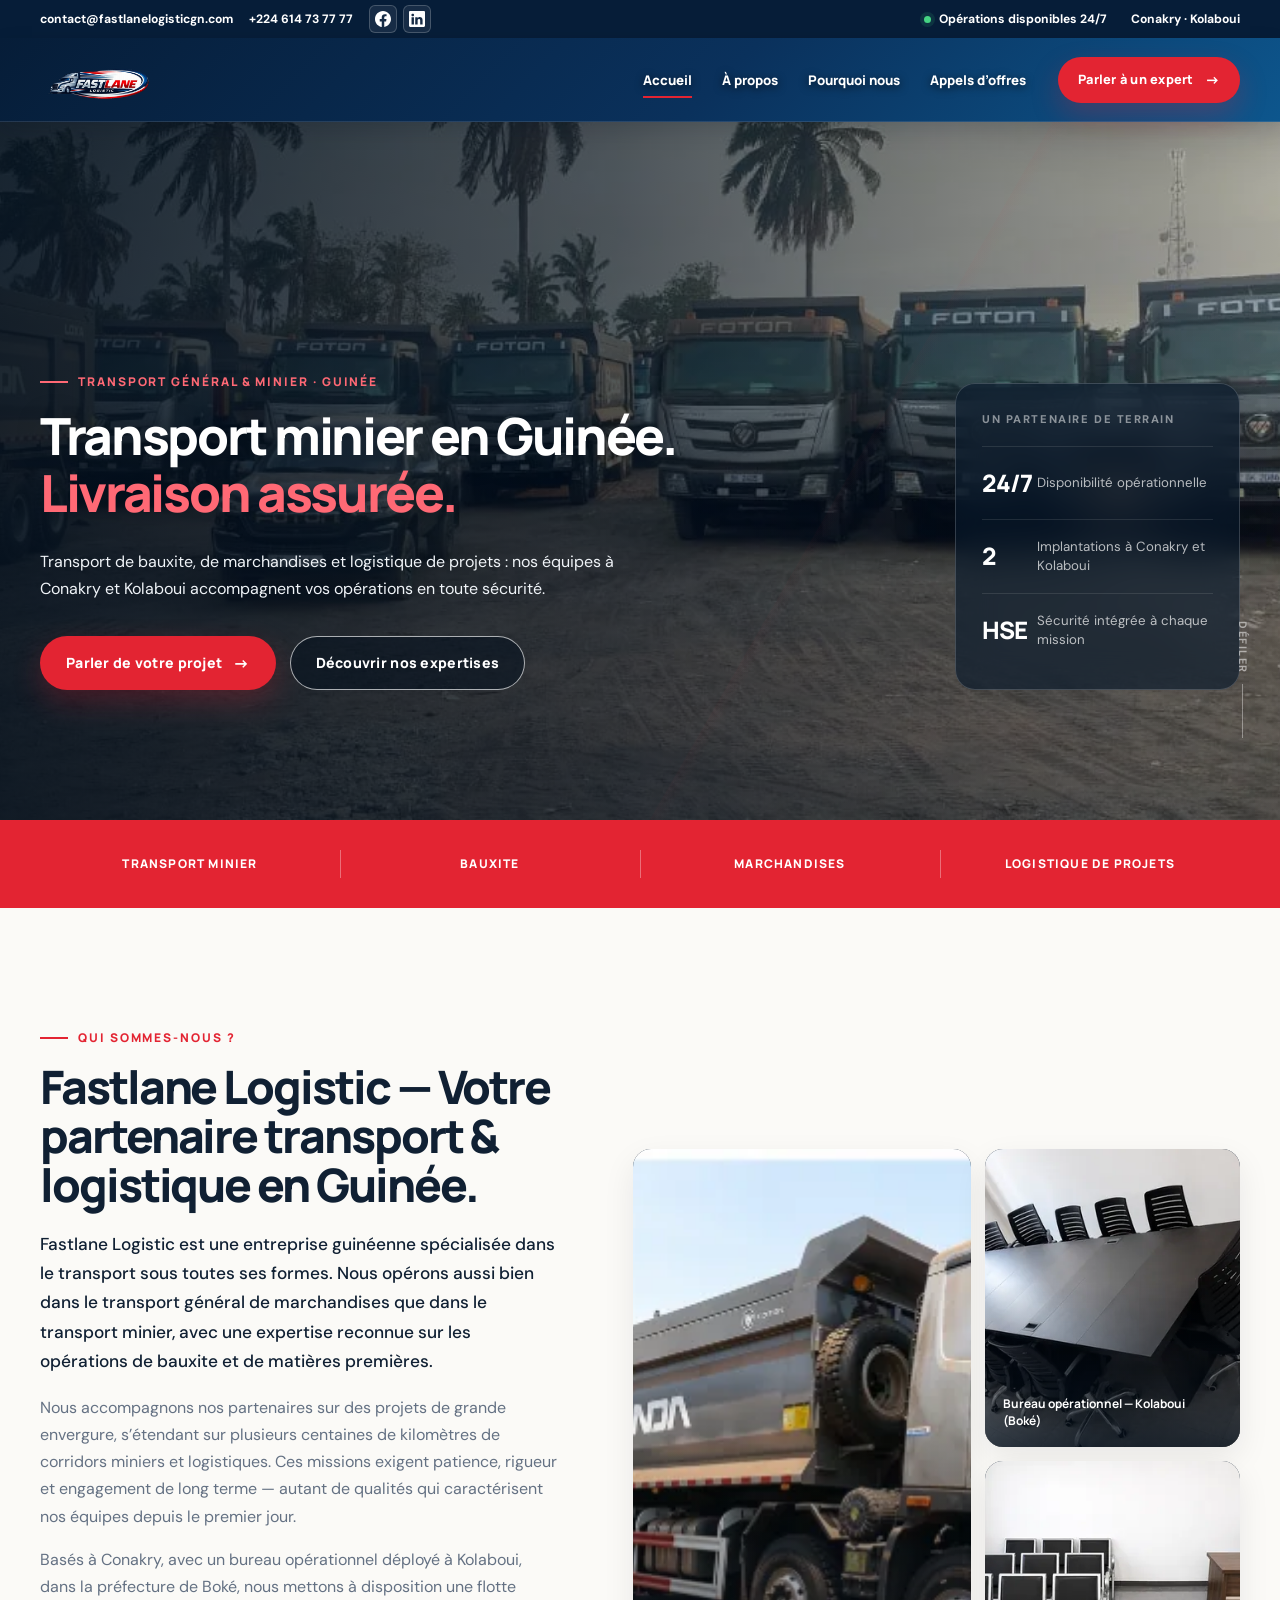
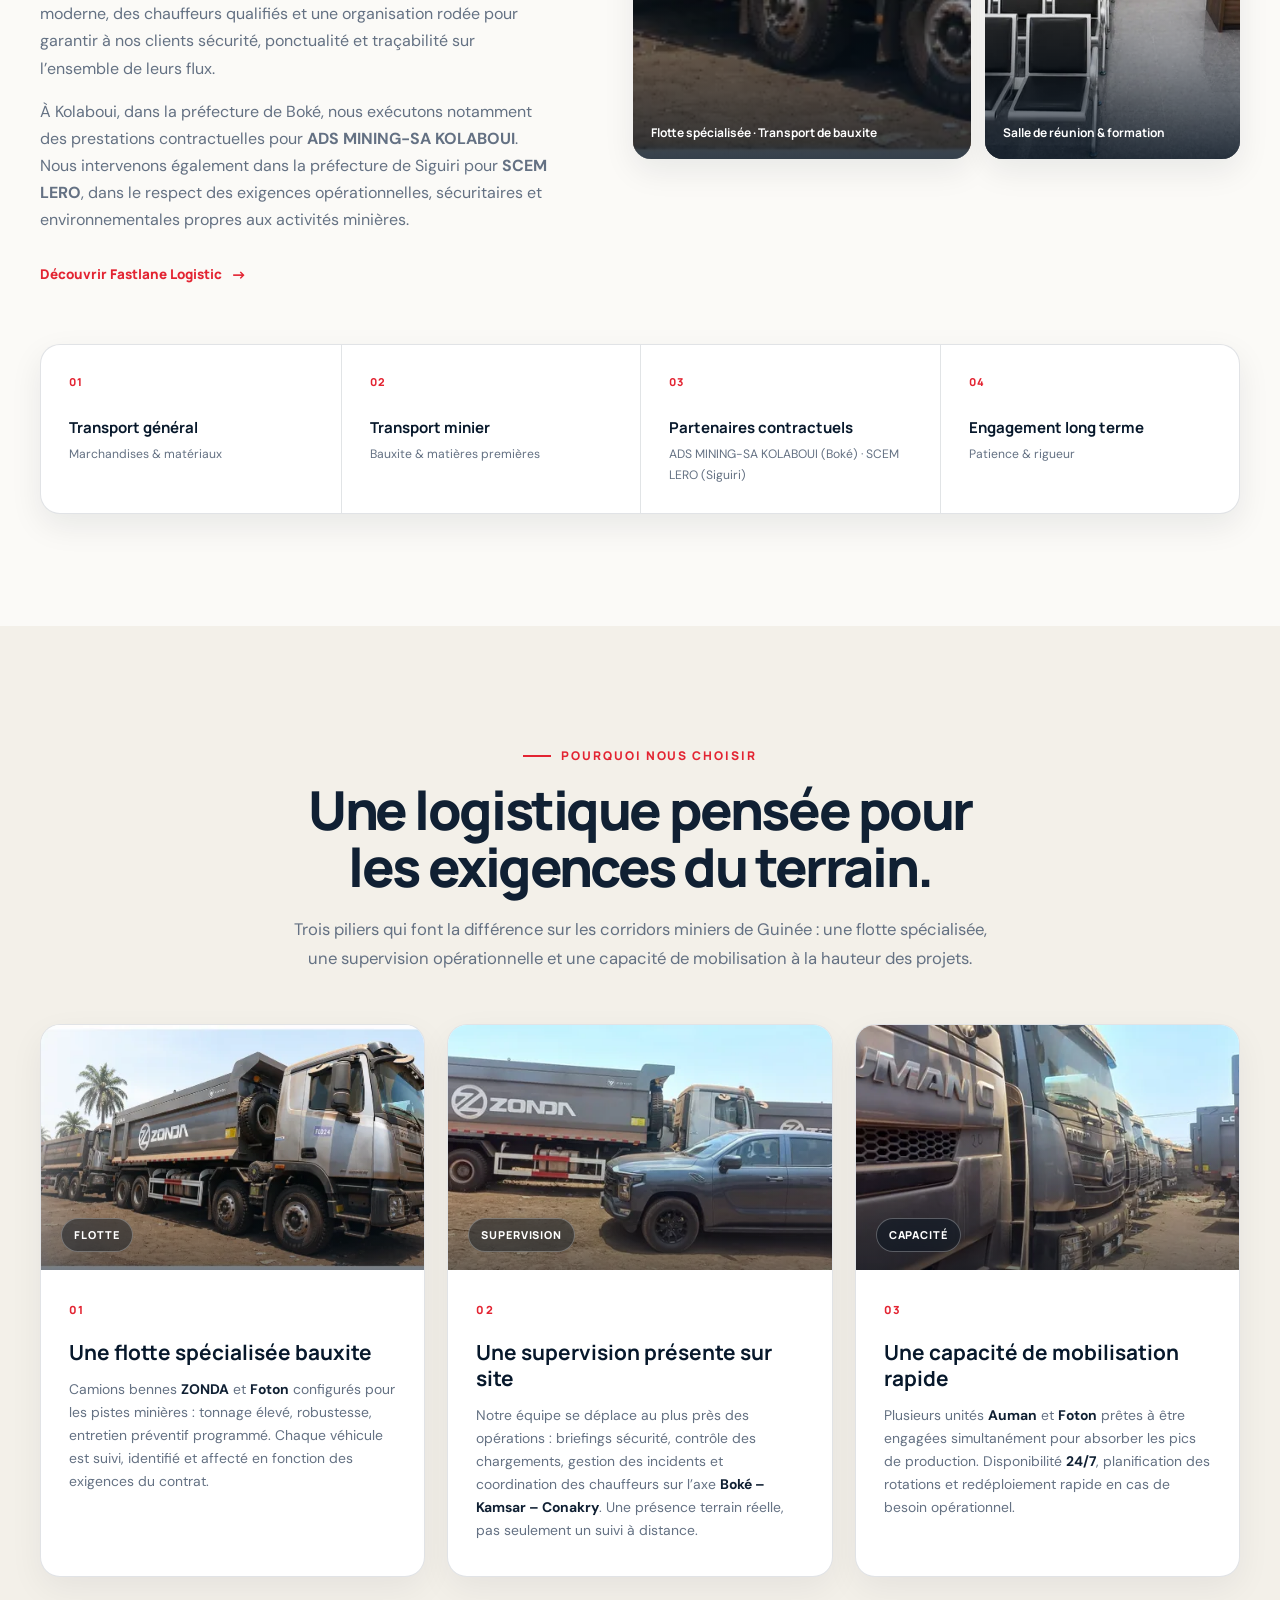
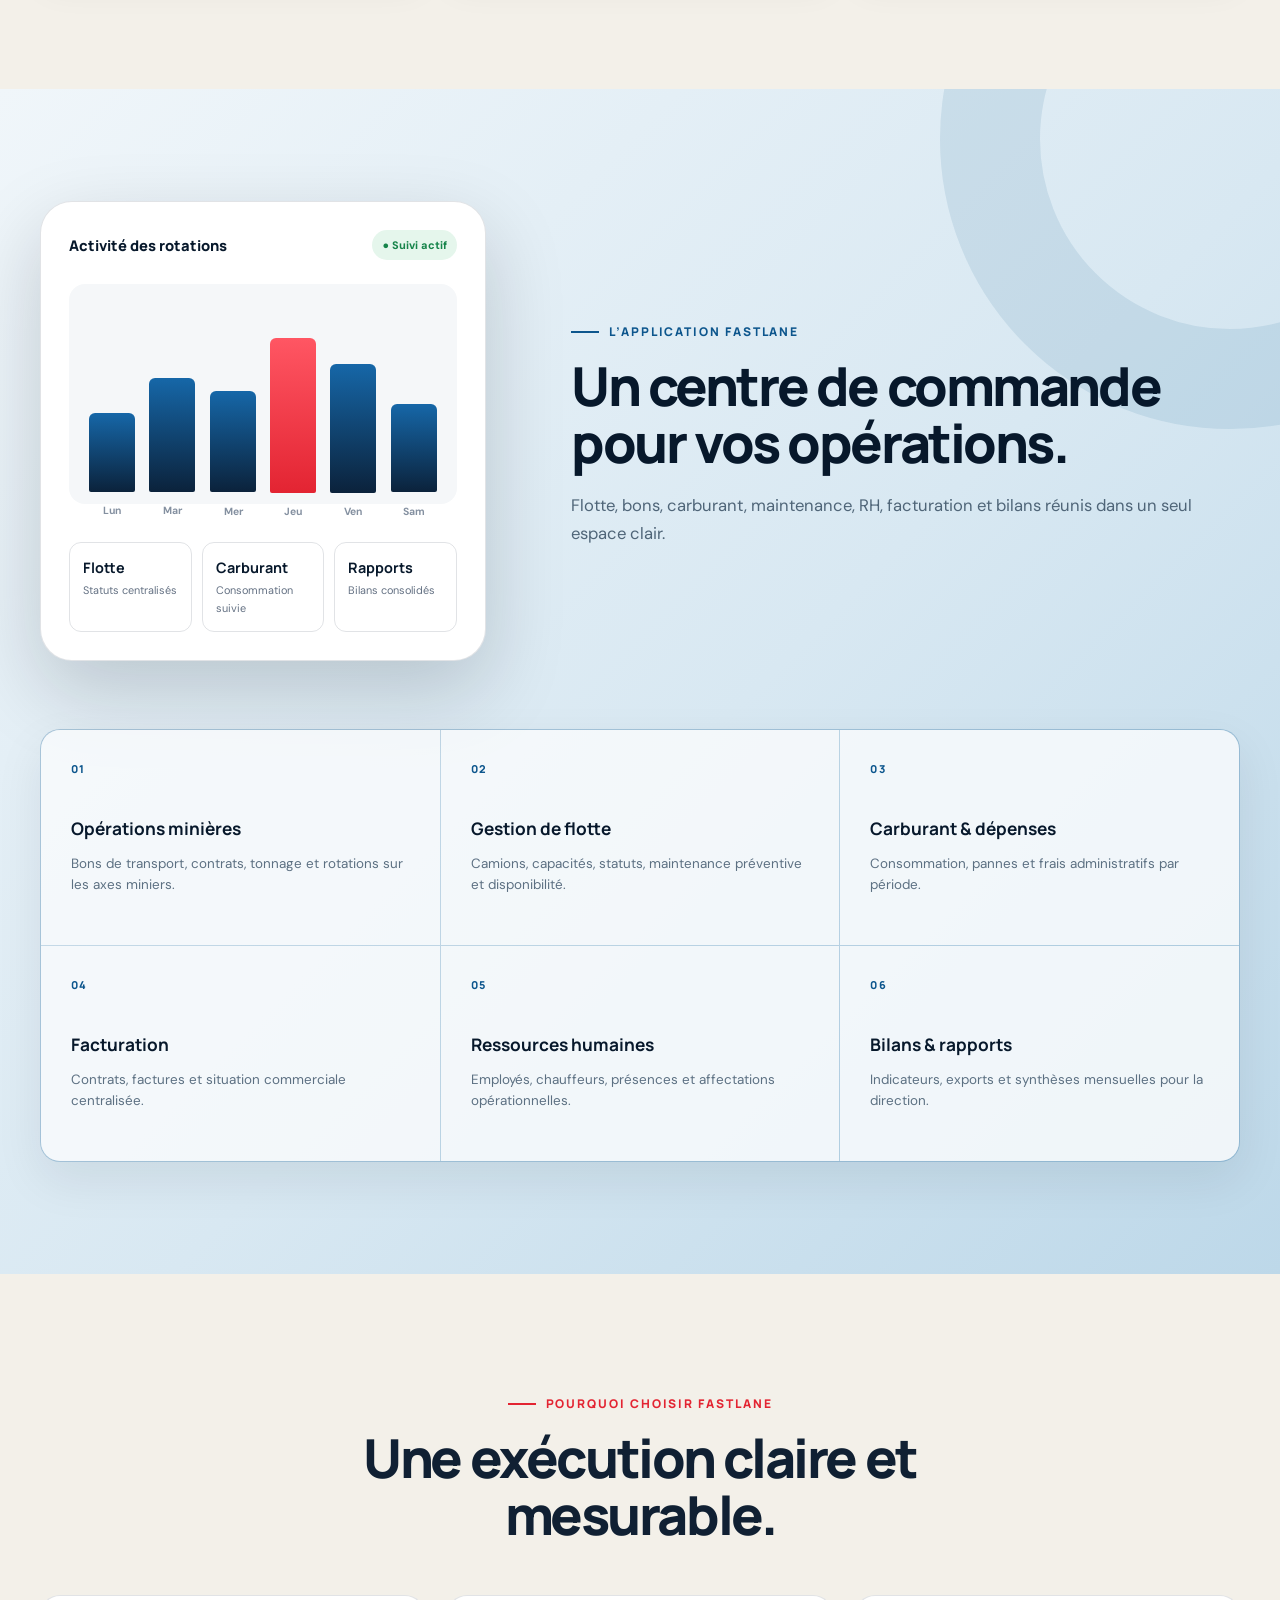
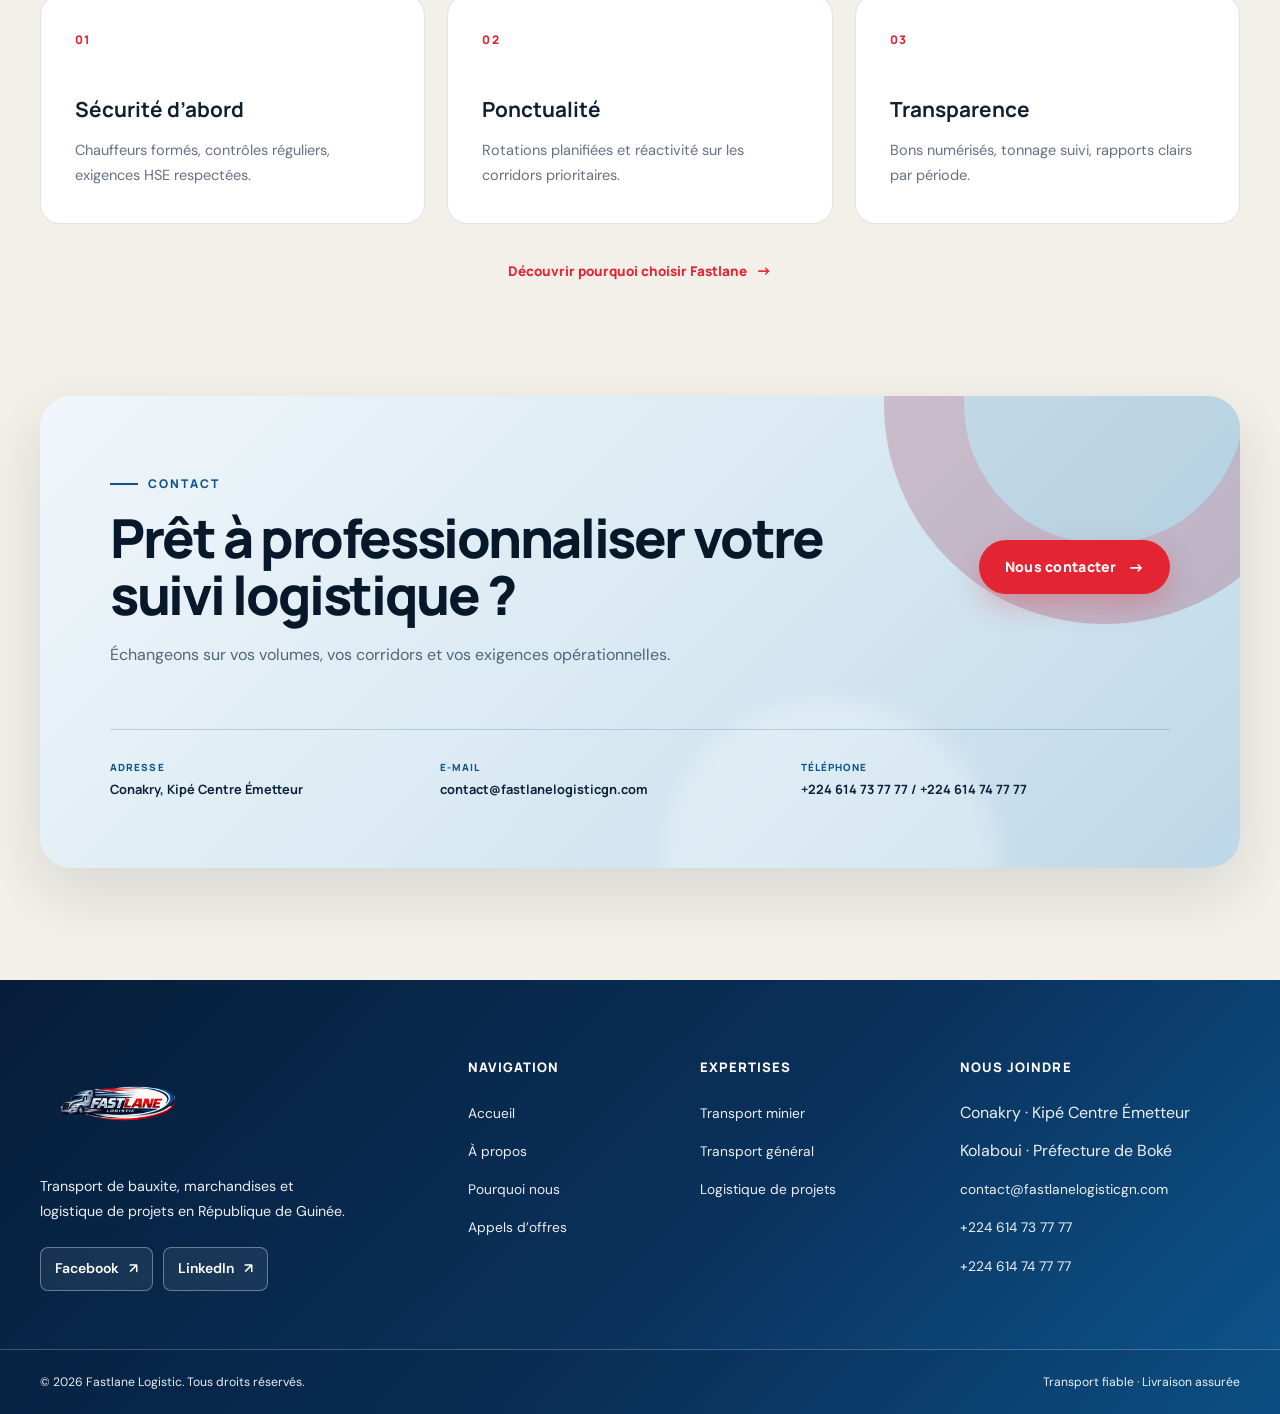
<file: index.html>
<!DOCTYPE html>
<html lang="fr">
<head>
  <meta charset="UTF-8">
  <meta name="viewport" content="width=device-width, initial-scale=1.0">
  <meta name="description" content="Fastlane Logistic assure le transport de bauxite, de marchandises et la logistique de projets en Guinée, depuis Conakry et Kolaboui. Contactez notre équipe.">
  <meta name="theme-color" content="#03101e">
  <meta property="og:image" content="https://www.fastlanelogisticgn.com/images/home.jpeg">
  <title>Transport minier et logistique en Guinée | Fastlane Logistic</title>
  <link rel="canonical" href="https://www.fastlanelogisticgn.com/">
  <meta name="robots" content="index, follow, max-image-preview:large">
  <meta property="og:type" content="website">
  <meta property="og:locale" content="fr_GN">
  <meta property="og:site_name" content="Fastlane Logistic">
  <meta property="og:url" content="https://www.fastlanelogisticgn.com/">
  <meta property="og:title" content="Transport minier et logistique en Guinée | Fastlane Logistic">
  <meta property="og:description" content="Fastlane Logistic assure le transport de bauxite, de marchandises et la logistique de projets en Guinée, depuis Conakry et Kolaboui. Contactez notre équipe.">
  <link rel="preconnect" href="https://fonts.googleapis.com">
  <link rel="preconnect" href="https://fonts.gstatic.com" crossorigin>
  <link rel="stylesheet" href="https://fonts.googleapis.com/css2?family=DM+Sans:wght@400;500;600;700&family=Manrope:wght@500;600;700;800&display=swap">
  <link rel="icon" href="images/logo_fastlane.png" type="image/png">
  <link rel="stylesheet" href="styles.css">
  <script src="script.js" defer></script>
  <script type="application/ld+json">
{
  "@context": "https://schema.org",
  "@graph": [
    {
      "@type": "Organization",
      "@id": "https://www.fastlanelogisticgn.com/#organization",
      "name": "Fastlane Logistic",
      "url": "https://www.fastlanelogisticgn.com/",
      "logo": "https://www.fastlanelogisticgn.com/images/logo_fastlane.png",
      "description": "Entreprise guinéenne de transport minier, de transport de marchandises et de logistique de projets.",
      "email": "contact@fastlanelogisticgn.com",
      "telephone": "+224614737777",
      "address": {
        "@type": "PostalAddress",
        "streetAddress": "Kipé Centre Émetteur",
        "addressLocality": "Conakry",
        "addressCountry": "GN"
      },
      "areaServed": {
        "@type": "Country",
        "name": "Guinée"
      },
      "location": {
        "@type": "Place",
        "name": "Bureau opérationnel de Kolaboui",
        "address": {
          "@type": "PostalAddress",
          "addressLocality": "Kolaboui",
          "addressRegion": "Boké",
          "addressCountry": "GN"
        }
      },
      "contactPoint": [
        {
          "@type": "ContactPoint",
          "telephone": "+224614737777",
          "email": "contact@fastlanelogisticgn.com",
          "contactType": "Demandes de devis et partenariats",
          "availableLanguage": "fr"
        },
        {
          "@type": "ContactPoint",
          "telephone": "+224614747777",
          "contactType": "Contact commercial",
          "availableLanguage": "fr"
        }
      ]
    },
    {
      "@type": "WebSite",
      "@id": "https://www.fastlanelogisticgn.com/#website",
      "url": "https://www.fastlanelogisticgn.com/",
      "name": "Fastlane Logistic",
      "inLanguage": "fr-GN",
      "publisher": {
        "@id": "https://www.fastlanelogisticgn.com/#organization"
      }
    },
    {
      "@type": "WebPage",
      "@id": "https://www.fastlanelogisticgn.com/#webpage",
      "url": "https://www.fastlanelogisticgn.com/",
      "name": "Transport minier et logistique en Guinée | Fastlane Logistic",
      "description": "Fastlane Logistic assure le transport de bauxite, de marchandises et la logistique de projets en Guinée, depuis Conakry et Kolaboui. Contactez notre équipe.",
      "inLanguage": "fr-GN",
      "isPartOf": {
        "@id": "https://www.fastlanelogisticgn.com/#website"
      },
      "about": {
        "@id": "https://www.fastlanelogisticgn.com/#organization"
      }
    }
  ]
}
  </script>
</head>
<body>
  <a class="skip-link" href="#main">Aller au contenu</a>

  <header class="site-header">
    <div class="topbar">
      <div class="container topbar-inner">
        <div class="topbar-group topbar-contacts">
          <a href="mailto:contact@fastlanelogisticgn.com">contact@fastlanelogisticgn.com</a>
          <a href="tel:+224614737777">+224 614 73 77 77</a>
          <nav class="topbar-socials" aria-label="Réseaux sociaux">
            <a class="topbar-social-link" href="https://www.facebook.com/profile.php?id=61590677540337&amp;locale=fr_FR" target="_blank" rel="noopener noreferrer" aria-label="Facebook (nouvel onglet)" title="Facebook"><img src="images/facebook.svg" width="16" height="16" alt=""></a>
            <a class="topbar-social-link" href="https://www.linkedin.com/feed/" target="_blank" rel="noopener noreferrer" aria-label="LinkedIn (nouvel onglet)" title="LinkedIn"><img src="images/linkedin.svg" width="16" height="16" alt=""></a>
          </nav>
        </div>
        <div class="topbar-group">
          <span><i class="status-dot"></i>Opérations disponibles 24/7</span>
          <span>Conakry · Kolaboui</span>
        </div>
      </div>
    </div>
    <nav class="navbar" aria-label="Navigation principale">
      <div class="container nav-inner">
        <a class="brand" href="/" aria-label="Fastlane Logistic — Accueil">
          <img src="images/logo_fastlane.webp" width="480" height="320" alt="Fastlane Logistic">
        </a>
        <button class="menu-toggle" type="button" aria-label="Ouvrir le menu" aria-expanded="false" aria-controls="navigation-menu"><span></span></button>
        <div class="nav-menu" id="navigation-menu">
          <ul class="nav-links">
            <li><a class="nav-link active" href="/" aria-current="page">Accueil</a></li>
            <li><a class="nav-link" href="a-propos.html">À propos</a></li>
            <li><a class="nav-link" href="pourquoi-nous.html">Pourquoi nous</a></li>
            <li><a class="nav-link" href="appels-offres.html">Appels d’offres</a></li>
          </ul>
          <a class="btn btn-primary nav-cta" href="contact.html">Parler à un expert <span class="arrow">→</span></a>
        </div>
      </div>
    </nav>
  </header>

  <main id="main" tabindex="-1">
    <section class="hero" aria-labelledby="hero-title">
      <div class="hero-bg" aria-hidden="true">
        <img src="images/home.webp" width="1280" height="576" alt="" fetchpriority="high" srcset="images/home-640.webp 640w, images/home.webp 1280w" sizes="100vw">
      </div>
      <div class="container hero-grid">
        <div class="hero-copy">
          <span class="eyebrow">Transport général & minier · Guinée</span>
          <h1 class="display-title" id="hero-title">Transport minier en Guinée.<br><span class="accent">Livraison assurée.</span></h1>
          <p class="hero-lead">Transport de bauxite, de marchandises et logistique de projets : nos équipes à Conakry et Kolaboui accompagnent vos opérations en toute sécurité.</p>
          <div class="hero-actions">
            <a class="btn btn-primary" href="contact.html">Parler de votre projet <span class="arrow">→</span></a>
            <a class="btn btn-outline-light" href="#expertises">Découvrir nos expertises</a>
          </div>
        </div>
        <aside class="hero-proof" aria-label="Points clés">
          <div class="hero-proof-label">Un partenaire de terrain</div>
          <div class="proof-item">
            <span class="proof-number">24/7</span>
            <span class="proof-copy">Disponibilité opérationnelle</span>
          </div>
          <div class="proof-item">
            <span class="proof-number">2</span>
            <span class="proof-copy">Implantations à Conakry et Kolaboui</span>
          </div>
          <div class="proof-item">
            <span class="proof-number">HSE</span>
            <span class="proof-copy">Sécurité intégrée à chaque mission</span>
          </div>
        </aside>
      </div>
      <span class="hero-scroll" aria-hidden="true">Défiler</span>
    </section>

    <div class="expertise-strip" aria-label="Domaines d’intervention">
      <div class="container expertise-grid">
        <div class="expertise-item">Transport minier</div>
        <div class="expertise-item">Bauxite</div>
        <div class="expertise-item">Marchandises</div>
        <div class="expertise-item">Logistique de projets</div>
      </div>
    </div>

    <section class="section about-section" id="entreprise">
      <div class="container">
        <div class="about-layout">
          <div class="about-copy js-reveal">
            <span class="eyebrow">Qui sommes-nous ?</span>
            <h2 class="section-title">Fastlane Logistic — Votre partenaire transport & logistique en Guinée.</h2>
            <p class="lead-copy">Fastlane Logistic est une entreprise guinéenne spécialisée dans le transport sous toutes ses formes. Nous opérons aussi bien dans le transport général de marchandises que dans le transport minier, avec une expertise reconnue sur les opérations de bauxite et de matières premières.</p>
            <p>Nous accompagnons nos partenaires sur des projets de grande envergure, s’étendant sur plusieurs centaines de kilomètres de corridors miniers et logistiques. Ces missions exigent patience, rigueur et engagement de long terme — autant de qualités qui caractérisent nos équipes depuis le premier jour.</p>
            <p>Basés à Conakry, avec un bureau opérationnel déployé à Kolaboui, dans la préfecture de Boké, nous mettons à disposition une flotte moderne, des chauffeurs qualifiés et une organisation rodée pour garantir à nos clients sécurité, ponctualité et traçabilité sur l’ensemble de leurs flux.</p>
            <p>À Kolaboui, dans la préfecture de Boké, nous exécutons notamment des prestations contractuelles pour <strong>ADS MINING-SA KOLABOUI</strong>. Nous intervenons également dans la préfecture de Siguiri pour <strong>SCEM LERO</strong>, dans le respect des exigences opérationnelles, sécuritaires et environnementales propres aux activités minières.</p>
            <a class="text-link" href="a-propos.html">Découvrir Fastlane Logistic <span class="arrow">→</span></a>
          </div>
          <div class="about-gallery js-reveal delay-1">
            <figure class="about-photo about-photo-main">
              <img src="images/home2.webp" width="535" height="306" alt="Camion ZONDA Foton de la flotte Fastlane Logistic" loading="lazy" decoding="async">
              <figcaption>Flotte spécialisée · Transport de bauxite</figcaption>
            </figure>
            <figure class="about-photo">
              <img src="images/bureau1.webp" width="1600" height="900" alt="Bureau FASTLANE LOGISTIC à Kolaboui" loading="lazy" srcset="images/bureau1-640.webp 640w, images/bureau1.webp 1600w" sizes="(max-width: 640px) 100vw, (max-width: 980px) 50vw, 600px" decoding="async">
              <figcaption>Bureau opérationnel — Kolaboui (Boké)</figcaption>
            </figure>
            <figure class="about-photo">
              <img src="images/bureau2.webp" width="1600" height="900" alt="Salle de réunion et formation à Kolaboui" loading="lazy" srcset="images/bureau2-640.webp 640w, images/bureau2.webp 1600w" sizes="(max-width: 640px) 100vw, (max-width: 980px) 50vw, 600px" decoding="async">
              <figcaption>Salle de réunion & formation</figcaption>
            </figure>
          </div>
        </div>
        <div class="about-highlights">
          <article class="about-highlight js-reveal"><span>01</span><strong>Transport général</strong><small>Marchandises & matériaux</small></article>
          <article class="about-highlight js-reveal delay-1"><span>02</span><strong>Transport minier</strong><small>Bauxite & matières premières</small></article>
          <article class="about-highlight js-reveal delay-2"><span>03</span><strong>Partenaires contractuels</strong><small>ADS MINING-SA KOLABOUI (Boké) · SCEM LERO (Siguiri)</small></article>
          <article class="about-highlight js-reveal delay-3"><span>04</span><strong>Engagement long terme</strong><small>Patience & rigueur</small></article>
        </div>
      </div>
    </section>

    <section class="section section-cream" id="expertises">
      <div class="container">
        <header class="section-header center js-reveal">
          <span class="eyebrow">Pourquoi nous choisir</span>
          <h2 class="section-title">Une logistique pensée pour les exigences du terrain.</h2>
          <p class="section-copy">Trois piliers qui font la différence sur les corridors miniers de Guinée&nbsp;: une flotte spécialisée, une supervision opérationnelle et une capacité de mobilisation à la hauteur des projets.</p>
        </header>
        <div class="pillars-grid">
          <article class="pillar-card js-reveal">
            <div class="pillar-image"><img src="images/home2.webp" width="535" height="306" alt="Camion ZONDA Foton — flotte FASTLANE pour transport de bauxite" loading="lazy" decoding="async"><span>Flotte</span></div>
            <div class="pillar-content"><span class="pillar-index">01</span><h3>Une flotte spécialisée bauxite</h3><p>Camions bennes <strong>ZONDA</strong> et <strong>Foton</strong> configurés pour les pistes minières&nbsp;: tonnage élevé, robustesse, entretien préventif programmé. Chaque véhicule est suivi, identifié et affecté en fonction des exigences du contrat.</p></div>
          </article>
          <article class="pillar-card js-reveal delay-1">
            <div class="pillar-image"><img src="images/support.webp" width="1156" height="521" alt="Supervision terrain FASTLANE — pick-up et camion sur site" loading="lazy" srcset="images/support-640.webp 640w, images/support.webp 1156w" sizes="(max-width: 640px) 100vw, (max-width: 980px) 50vw, 600px" decoding="async"><span>Supervision</span></div>
            <div class="pillar-content"><span class="pillar-index">02</span><h3>Une supervision présente sur site</h3><p>Notre équipe se déplace au plus près des opérations&nbsp;: briefings sécurité, contrôle des chargements, gestion des incidents et coordination des chauffeurs sur l’axe <strong>Boké – Kamsar – Conakry</strong>. Une présence terrain réelle, pas seulement un suivi à distance.</p></div>
          </article>
          <article class="pillar-card js-reveal delay-2">
            <div class="pillar-image"><img src="images/support1.webp" width="1156" height="521" alt="Flotte FASTLANE alignée — capacité de mobilisation" loading="lazy" srcset="images/support1-640.webp 640w, images/support1.webp 1156w" sizes="(max-width: 640px) 100vw, (max-width: 980px) 50vw, 600px" decoding="async"><span>Capacité</span></div>
            <div class="pillar-content"><span class="pillar-index">03</span><h3>Une capacité de mobilisation rapide</h3><p>Plusieurs unités <strong>Auman</strong> et <strong>Foton</strong> prêtes à être engagées simultanément pour absorber les pics de production. Disponibilité <strong>24/7</strong>, planification des rotations et redéploiement rapide en cas de besoin opérationnel.</p></div>
          </article>
        </div>
      </div>
    </section>

    <section class="section section-dark platform-wrap" id="pilotage">
      <div class="container">
        <div class="platform-grid">
          <div class="dashboard-card js-reveal" aria-label="Aperçu du centre de pilotage Fastlane">
          <div class="dashboard-top">
            <span class="dashboard-title">Activité des rotations</span>
            <span class="live-pill">● Suivi actif</span>
          </div>
          <div class="chart" aria-hidden="true">
            <span class="bar" style="--h: 43%" data-day="Lun"></span>
            <span class="bar" style="--h: 62%" data-day="Mar"></span>
            <span class="bar" style="--h: 55%" data-day="Mer"></span>
            <span class="bar active" style="--h: 84%" data-day="Jeu"></span>
            <span class="bar" style="--h: 70%" data-day="Ven"></span>
            <span class="bar" style="--h: 48%" data-day="Sam"></span>
          </div>
          <div class="dashboard-footer">
            <div class="mini-metric"><strong>Flotte</strong><span>Statuts centralisés</span></div>
            <div class="mini-metric"><strong>Carburant</strong><span>Consommation suivie</span></div>
            <div class="mini-metric"><strong>Rapports</strong><span>Bilans consolidés</span></div>
          </div>
          </div>
          <div class="js-reveal delay-1">
            <span class="eyebrow">L’application FASTLANE</span>
            <h2 class="section-title">Un centre de commande pour vos opérations.</h2>
            <p class="section-copy">Flotte, bons, carburant, maintenance, RH, facturation et bilans réunis dans un seul espace clair.</p>
          </div>
        </div>
        <div class="app-features-grid">
          <article class="app-feature js-reveal"><span>01</span><h3>Opérations minières</h3><p>Bons de transport, contrats, tonnage et rotations sur les axes miniers.</p></article>
          <article class="app-feature js-reveal delay-1"><span>02</span><h3>Gestion de flotte</h3><p>Camions, capacités, statuts, maintenance préventive et disponibilité.</p></article>
          <article class="app-feature js-reveal delay-2"><span>03</span><h3>Carburant & dépenses</h3><p>Consommation, pannes et frais administratifs par période.</p></article>
          <article class="app-feature js-reveal"><span>04</span><h3>Facturation</h3><p>Contrats, factures et situation commerciale centralisée.</p></article>
          <article class="app-feature js-reveal delay-1"><span>05</span><h3>Ressources humaines</h3><p>Employés, chauffeurs, présences et affectations opérationnelles.</p></article>
          <article class="app-feature js-reveal delay-2"><span>06</span><h3>Bilans & rapports</h3><p>Indicateurs, exports et synthèses mensuelles pour la direction.</p></article>
        </div>
      </div>
    </section>

    <section class="section section-cream">
      <div class="container">
        <header class="section-header center js-reveal">
          <span class="eyebrow">Pourquoi choisir FASTLANE</span>
          <h2 class="section-title">Une exécution claire et mesurable.</h2>
        </header>
        <div class="commitment-grid">
          <article class="commitment-card js-reveal">
            <span class="commitment-number">01</span>
            <h3>Sécurité d’abord</h3>
            <p>Chauffeurs formés, contrôles réguliers, exigences HSE respectées.</p>
          </article>
          <article class="commitment-card js-reveal delay-1">
            <span class="commitment-number">02</span>
            <h3>Ponctualité</h3>
            <p>Rotations planifiées et réactivité sur les corridors prioritaires.</p>
          </article>
          <article class="commitment-card js-reveal delay-2">
            <span class="commitment-number">03</span>
            <h3>Transparence</h3>
            <p>Bons numérisés, tonnage suivi, rapports clairs par période.</p>
          </article>
        </div>
        <div class="section-action js-reveal"><a class="text-link" href="pourquoi-nous.html">Découvrir pourquoi choisir Fastlane <span class="arrow">→</span></a></div>
      </div>
    </section>

    <section class="cta-section section-cream">
      <div class="container">
        <div class="cta-box contact-cta-box js-reveal">
          <div>
            <span class="eyebrow">Contact</span>
            <h2>Prêt à professionnaliser votre suivi logistique&nbsp;?</h2>
            <p>Échangeons sur vos volumes, vos corridors et vos exigences opérationnelles.</p>
          </div>
          <div class="cta-action">
            <a class="btn btn-primary" href="contact.html">Nous contacter <span class="arrow">→</span></a>
          </div>
          <div class="contact-quick">
            <span><small>Adresse</small>Conakry, Kipé Centre Émetteur</span>
            <a href="mailto:contact@fastlanelogisticgn.com"><small>E-mail</small>contact@fastlanelogisticgn.com</a>
            <a href="tel:+224614737777"><small>Téléphone</small>+224 614 73 77 77 / +224 614 74 77 77</a>
          </div>
        </div>
      </div>
    </section>
  </main>

  <footer class="site-footer">
    <div class="container footer-main">
      <div class="footer-brand">
        <img src="images/logo_fastlane.webp" width="480" height="320" alt="Fastlane Logistic">
        <p>Transport de bauxite, marchandises et logistique de projets en République de Guinée.</p>
        <nav class="footer-socials" aria-label="Réseaux sociaux">
          <a href="https://www.facebook.com/profile.php?id=61590677540337&amp;locale=fr_FR" target="_blank" rel="noopener noreferrer" aria-label="Facebook (nouvel onglet)">Facebook <span aria-hidden="true">↗</span></a>
          <a href="https://www.linkedin.com/feed/" target="_blank" rel="noopener noreferrer" aria-label="LinkedIn (nouvel onglet)">LinkedIn <span aria-hidden="true">↗</span></a>
        </nav>
      </div>
      <div>
        <h2 class="footer-title">Navigation</h2>
        <ul class="footer-links">
          <li><a href="/">Accueil</a></li>
          <li><a href="a-propos.html">À propos</a></li>
          <li><a href="pourquoi-nous.html">Pourquoi nous</a></li>
          <li><a href="appels-offres.html">Appels d’offres</a></li>
        </ul>
      </div>
      <div>
        <h2 class="footer-title">Expertises</h2>
        <ul class="footer-links">
          <li><a href="#expertises">Transport minier</a></li>
          <li><a href="#expertises">Transport général</a></li>
          <li><a href="#expertises">Logistique de projets</a></li>
        </ul>
      </div>
      <div>
        <h2 class="footer-title">Nous joindre</h2>
        <ul class="footer-contact">
          <li>Conakry · Kipé Centre Émetteur</li>
          <li>Kolaboui · Préfecture de Boké</li>
          <li><a href="mailto:contact@fastlanelogisticgn.com">contact@fastlanelogisticgn.com</a></li>
          <li><a href="tel:+224614737777">+224 614 73 77 77</a></li>
          <li><a href="tel:+224614747777">+224 614 74 77 77</a></li>
        </ul>
      </div>
    </div>
    <div class="footer-note">
      <div class="container footer-note-inner">
        <span>© <span data-year>2026</span> Fastlane Logistic. Tous droits réservés.</span>
        <span>Transport fiable · Livraison assurée</span>
      </div>
    </div>
  </footer>
</body>
</html>
</file>
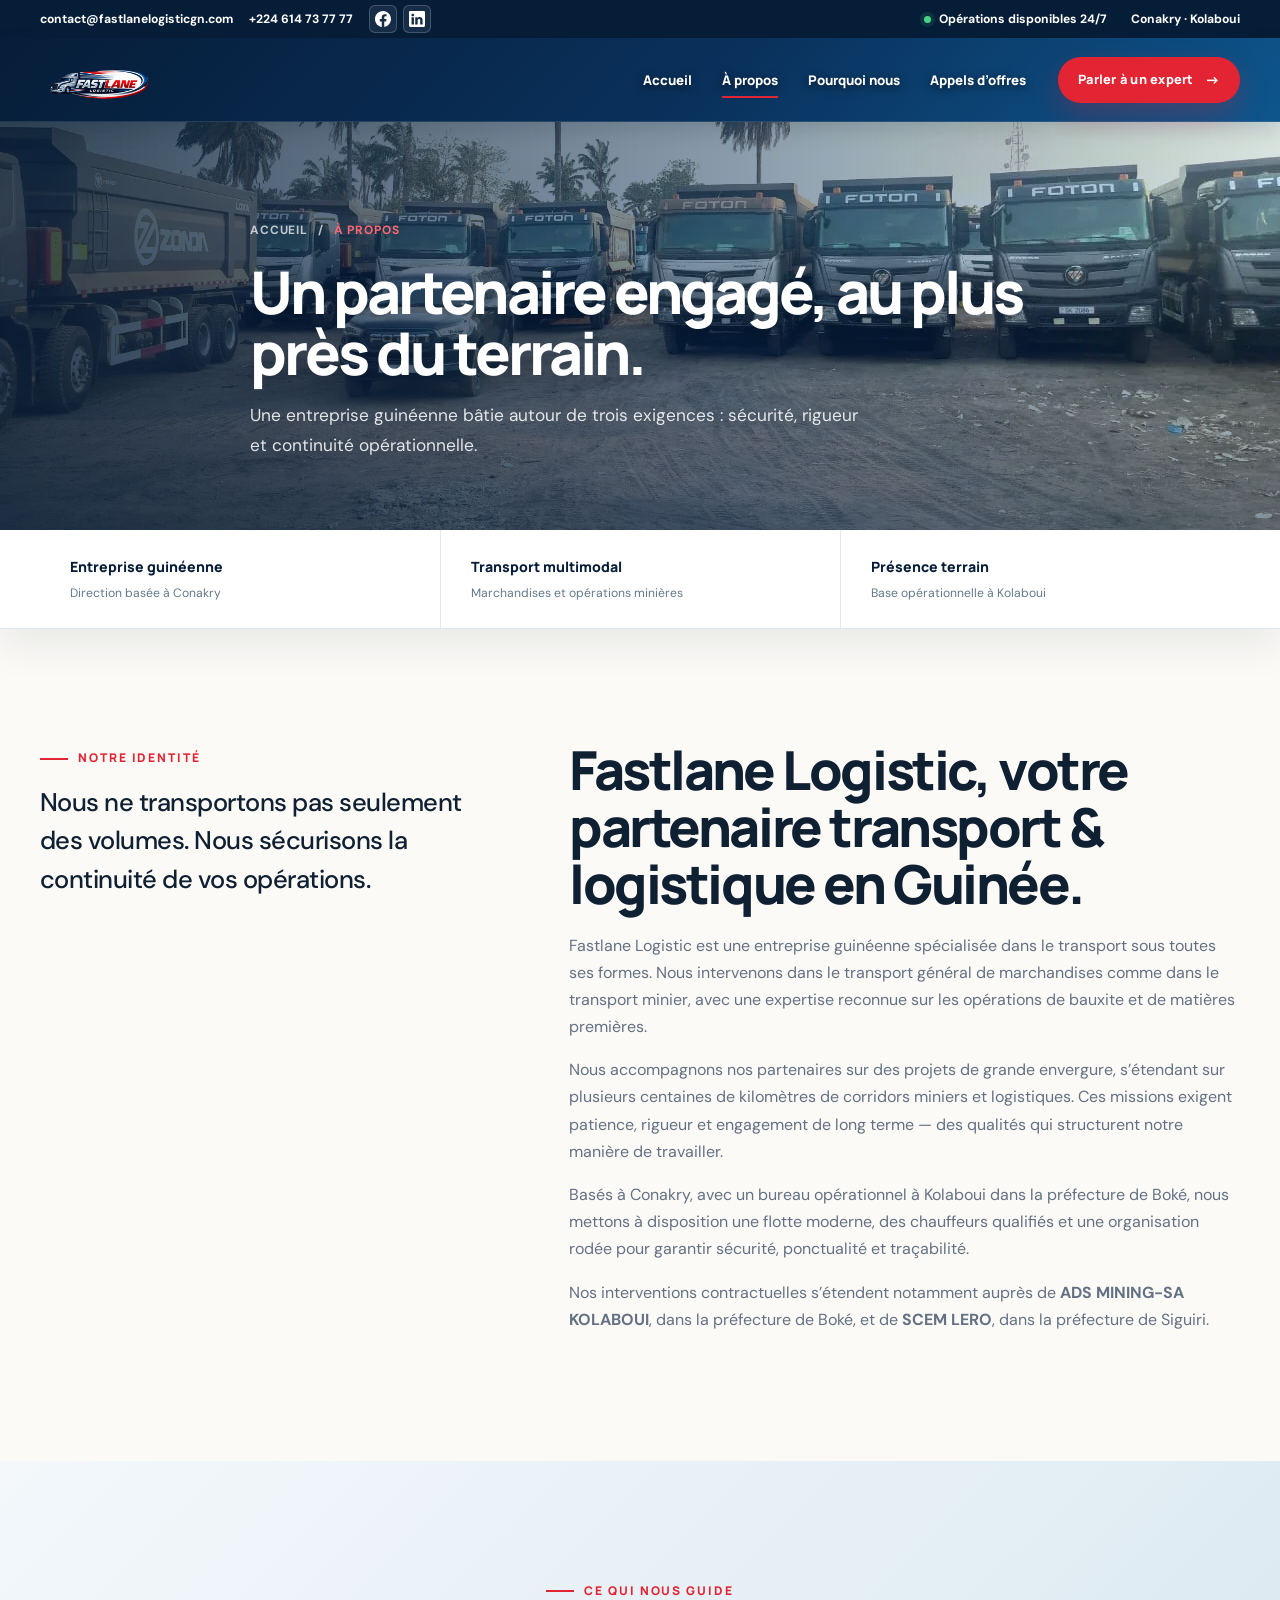
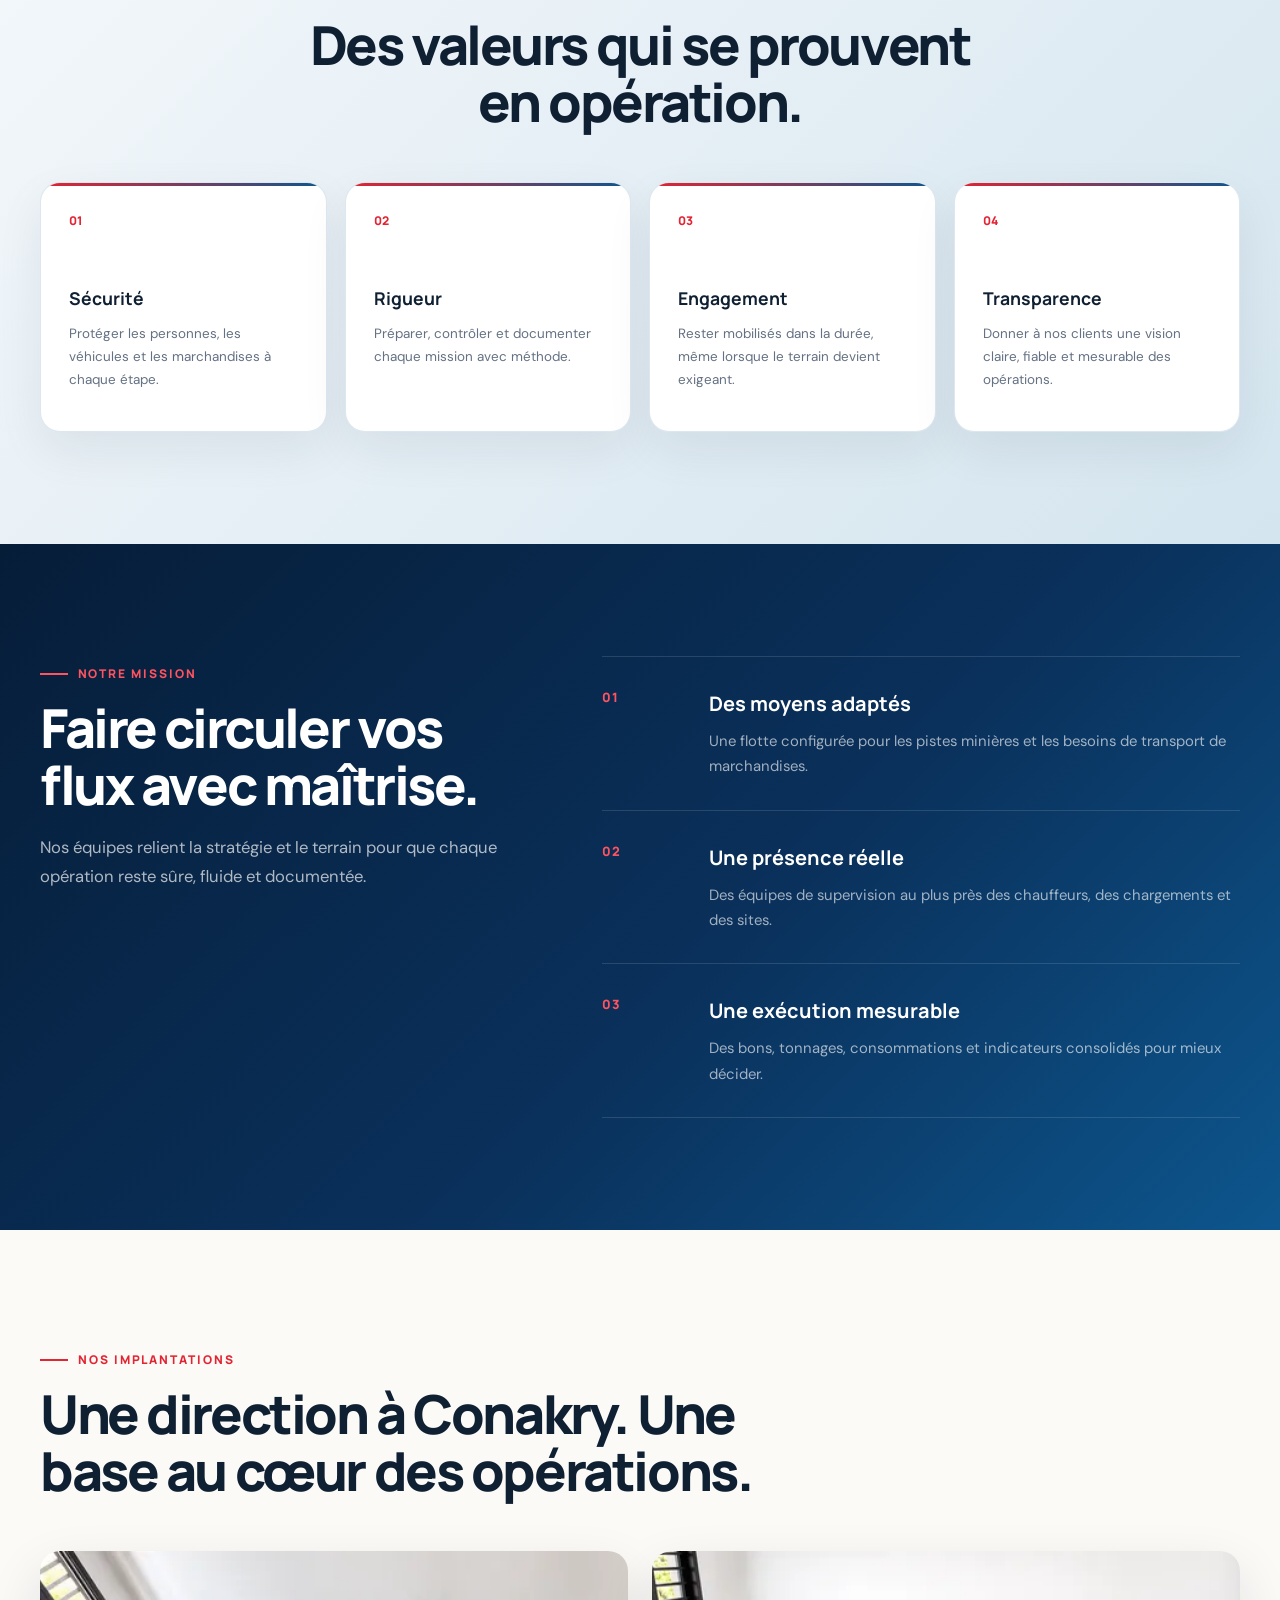
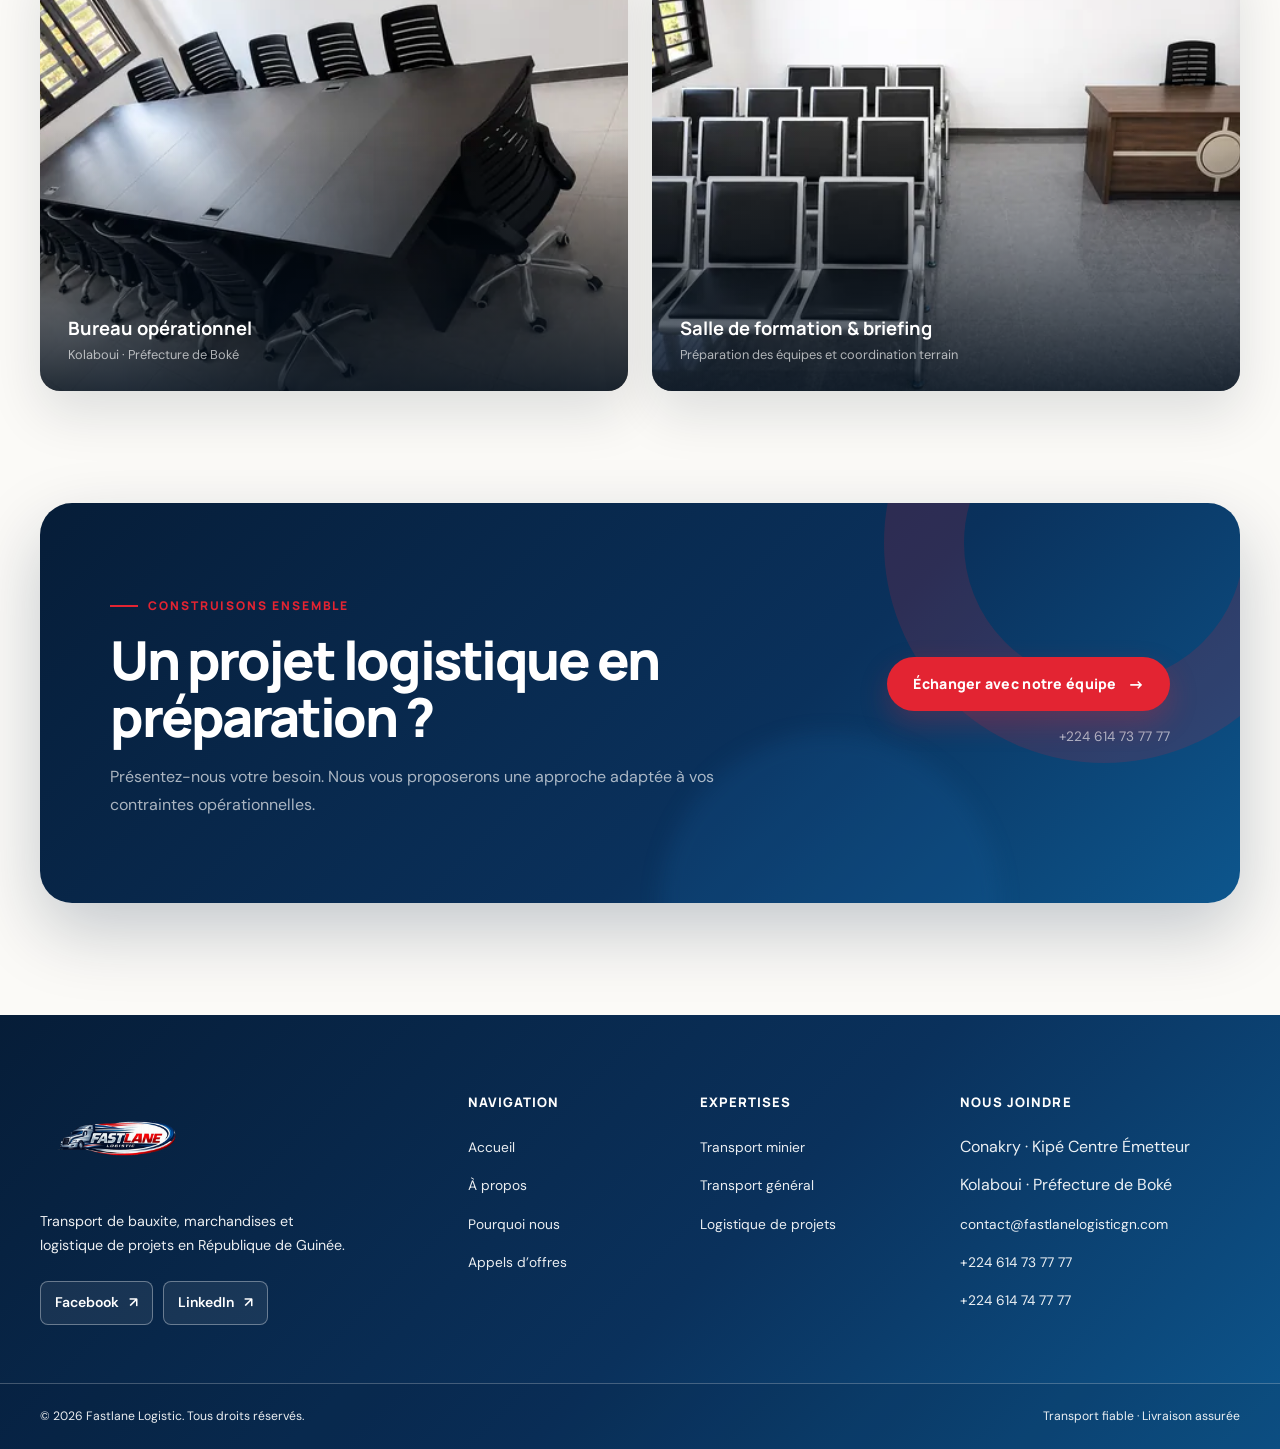
<file: a-propos.html>
<!DOCTYPE html>
<html lang="fr">
<head>
  <meta charset="UTF-8">
  <meta name="viewport" content="width=device-width, initial-scale=1.0">
  <meta name="description" content="Découvrez Fastlane Logistic, entreprise guinéenne de transport minier et général, basée à Conakry avec un bureau opérationnel à Kolaboui, dans la région de Boké.">
  <meta name="theme-color" content="#03101e">
  <title>Entreprise de transport en Guinée | Fastlane Logistic</title>
  <link rel="canonical" href="https://www.fastlanelogisticgn.com/a-propos.html">
  <meta name="robots" content="index, follow, max-image-preview:large">
  <meta property="og:type" content="website">
  <meta property="og:locale" content="fr_GN">
  <meta property="og:site_name" content="Fastlane Logistic">
  <meta property="og:url" content="https://www.fastlanelogisticgn.com/a-propos.html">
  <meta property="og:title" content="Entreprise de transport en Guinée | Fastlane Logistic">
  <meta property="og:description" content="Découvrez Fastlane Logistic, entreprise guinéenne de transport minier et général, basée à Conakry avec un bureau opérationnel à Kolaboui, dans la région de Boké.">
  <link rel="preconnect" href="https://fonts.googleapis.com">
  <link rel="preconnect" href="https://fonts.gstatic.com" crossorigin>
  <link rel="stylesheet" href="https://fonts.googleapis.com/css2?family=DM+Sans:wght@400;500;600;700&family=Manrope:wght@500;600;700;800&display=swap">
  <link rel="icon" href="images/logo_fastlane.png" type="image/png">
  <link rel="stylesheet" href="styles.css">
  <script src="script.js" defer></script>
  <script type="application/ld+json">
{
  "@context": "https://schema.org",
  "@graph": [
    {
      "@type": "BreadcrumbList",
      "@id": "https://www.fastlanelogisticgn.com/a-propos.html#breadcrumb",
      "itemListElement": [
        {
          "@type": "ListItem",
          "position": 1,
          "name": "Accueil",
          "item": "https://www.fastlanelogisticgn.com/"
        },
        {
          "@type": "ListItem",
          "position": 2,
          "name": "À propos",
          "item": "https://www.fastlanelogisticgn.com/a-propos.html"
        }
      ]
    },
    {
      "@type": "AboutPage",
      "@id": "https://www.fastlanelogisticgn.com/a-propos.html#webpage",
      "url": "https://www.fastlanelogisticgn.com/a-propos.html",
      "name": "Entreprise de transport en Guinée | Fastlane Logistic",
      "description": "Découvrez Fastlane Logistic, entreprise guinéenne de transport minier et général, basée à Conakry avec un bureau opérationnel à Kolaboui, dans la région de Boké.",
      "inLanguage": "fr-GN",
      "isPartOf": {
        "@id": "https://www.fastlanelogisticgn.com/#website"
      },
      "about": {
        "@id": "https://www.fastlanelogisticgn.com/#organization"
      },
      "breadcrumb": {
        "@id": "https://www.fastlanelogisticgn.com/a-propos.html#breadcrumb"
      }
    }
  ]
}
  </script>
</head>
<body class="inner-page about-page">
  <a class="skip-link" href="#main">Aller au contenu</a>
  <header class="site-header">
    <div class="topbar"><div class="container topbar-inner"><div class="topbar-group topbar-contacts"><a href="mailto:contact@fastlanelogisticgn.com">contact@fastlanelogisticgn.com</a><a href="tel:+224614737777">+224 614 73 77 77</a>
          <nav class="topbar-socials" aria-label="Réseaux sociaux">
            <a class="topbar-social-link" href="https://www.facebook.com/profile.php?id=61590677540337&amp;locale=fr_FR" target="_blank" rel="noopener noreferrer" aria-label="Facebook (nouvel onglet)" title="Facebook"><img src="images/facebook.svg" width="16" height="16" alt=""></a>
            <a class="topbar-social-link" href="https://www.linkedin.com/feed/" target="_blank" rel="noopener noreferrer" aria-label="LinkedIn (nouvel onglet)" title="LinkedIn"><img src="images/linkedin.svg" width="16" height="16" alt=""></a>
          </nav></div><div class="topbar-group"><span><i class="status-dot"></i>Opérations disponibles 24/7</span><span>Conakry · Kolaboui</span></div></div></div>
    <nav class="navbar" aria-label="Navigation principale">
      <div class="container nav-inner">
        <a class="brand" href="/" aria-label="Fastlane Logistic — Accueil"><img src="images/logo_fastlane.webp" width="480" height="320" alt="Fastlane Logistic"></a>
        <button class="menu-toggle" type="button" aria-label="Ouvrir le menu" aria-expanded="false" aria-controls="navigation-menu"><span></span></button>
        <div class="nav-menu" id="navigation-menu">
          <ul class="nav-links"><li><a class="nav-link" href="/">Accueil</a></li><li><a class="nav-link active" href="a-propos.html" aria-current="page">À propos</a></li><li><a class="nav-link" href="pourquoi-nous.html">Pourquoi nous</a></li><li><a class="nav-link" href="appels-offres.html">Appels d’offres</a></li></ul>
          <a class="btn btn-primary nav-cta" href="contact.html">Parler à un expert <span class="arrow">→</span></a>
        </div>
      </div>
    </nav>
  </header>

  <main id="main" tabindex="-1">
    <section class="page-hero">
      <img src="images/home.webp" width="1280" height="576" alt="Flotte Fastlane Logistic en Guinée" fetchpriority="high" srcset="images/home-640.webp 640w, images/home.webp 1280w" sizes="100vw">
      <div class="container page-hero-content">
        <nav class="breadcrumbs" aria-label="Fil d’Ariane"><a href="/">Accueil</a><span>/</span><span>À propos</span></nav>
        <h1>Un partenaire engagé, au plus près du terrain.</h1>
        <p>Une entreprise guinéenne bâtie autour de trois exigences&nbsp;: sécurité, rigueur et continuité opérationnelle.</p>
      </div>
    </section>

    <div class="page-highlight-strip" aria-label="Points clés de Fastlane Logistic">
      <div class="container page-highlight-grid">
        <div><strong>Entreprise guinéenne</strong><span>Direction basée à Conakry</span></div>
        <div><strong>Transport multimodal</strong><span>Marchandises et opérations minières</span></div>
        <div><strong>Présence terrain</strong><span>Base opérationnelle à Kolaboui</span></div>
      </div>
    </div>

    <section class="section">
      <div class="container page-intro-grid">
        <div class="js-reveal">
          <span class="eyebrow">Notre identité</span>
          <p class="large-copy">Nous ne transportons pas seulement des volumes. Nous sécurisons la continuité de vos opérations.</p>
        </div>
        <div class="body-copy js-reveal delay-1">
          <h2 class="section-title">Fastlane Logistic, votre partenaire transport & logistique en Guinée.</h2>
          <p>Fastlane Logistic est une entreprise guinéenne spécialisée dans le transport sous toutes ses formes. Nous intervenons dans le transport général de marchandises comme dans le transport minier, avec une expertise reconnue sur les opérations de bauxite et de matières premières.</p>
          <p>Nous accompagnons nos partenaires sur des projets de grande envergure, s’étendant sur plusieurs centaines de kilomètres de corridors miniers et logistiques. Ces missions exigent patience, rigueur et engagement de long terme — des qualités qui structurent notre manière de travailler.</p>
          <p>Basés à Conakry, avec un bureau opérationnel à Kolaboui dans la préfecture de Boké, nous mettons à disposition une flotte moderne, des chauffeurs qualifiés et une organisation rodée pour garantir sécurité, ponctualité et traçabilité.</p>
          <p>Nos interventions contractuelles s’étendent notamment auprès de <strong>ADS MINING-SA KOLABOUI</strong>, dans la préfecture de Boké, et de <strong>SCEM LERO</strong>, dans la préfecture de Siguiri.</p>
        </div>
      </div>
    </section>

    <section class="section section-cream">
      <div class="container">
        <header class="section-header center js-reveal"><span class="eyebrow">Ce qui nous guide</span><h2 class="section-title">Des valeurs qui se prouvent en opération.</h2></header>
        <div class="values-grid">
          <article class="value-card js-reveal"><span>01</span><h3>Sécurité</h3><p>Protéger les personnes, les véhicules et les marchandises à chaque étape.</p></article>
          <article class="value-card js-reveal delay-1"><span>02</span><h3>Rigueur</h3><p>Préparer, contrôler et documenter chaque mission avec méthode.</p></article>
          <article class="value-card js-reveal delay-2"><span>03</span><h3>Engagement</h3><p>Rester mobilisés dans la durée, même lorsque le terrain devient exigeant.</p></article>
          <article class="value-card js-reveal delay-3"><span>04</span><h3>Transparence</h3><p>Donner à nos clients une vision claire, fiable et mesurable des opérations.</p></article>
        </div>
      </div>
    </section>

    <section class="section section-dark">
      <div class="container operations-grid">
        <div class="sticky-copy js-reveal"><span class="eyebrow">Notre mission</span><h2 class="section-title">Faire circuler vos flux avec maîtrise.</h2><p class="section-copy">Nos équipes relient la stratégie et le terrain pour que chaque opération reste sûre, fluide et documentée.</p></div>
        <div class="process-list">
          <article class="process-item js-reveal"><div><h3>Des moyens adaptés</h3><p>Une flotte configurée pour les pistes minières et les besoins de transport de marchandises.</p></div></article>
          <article class="process-item js-reveal"><div><h3>Une présence réelle</h3><p>Des équipes de supervision au plus près des chauffeurs, des chargements et des sites.</p></div></article>
          <article class="process-item js-reveal"><div><h3>Une exécution mesurable</h3><p>Des bons, tonnages, consommations et indicateurs consolidés pour mieux décider.</p></div></article>
        </div>
      </div>
    </section>

    <section class="section">
      <div class="container">
        <header class="section-header js-reveal"><span class="eyebrow">Nos implantations</span><h2 class="section-title">Une direction à Conakry. Une base au cœur des opérations.</h2></header>
        <div class="office-grid">
          <article class="office-card js-reveal"><img src="images/bureau1.webp" width="1600" height="900" alt="Salle de réunion Fastlane Logistic à Kolaboui" loading="lazy" srcset="images/bureau1-640.webp 640w, images/bureau1.webp 1600w" sizes="(max-width: 640px) 100vw, (max-width: 980px) 50vw, 600px" decoding="async"><div class="office-card-info"><strong>Bureau opérationnel</strong><span>Kolaboui · Préfecture de Boké</span></div></article>
          <article class="office-card js-reveal delay-1"><img src="images/bureau2.webp" width="1600" height="900" alt="Salle de formation Fastlane Logistic à Kolaboui" loading="lazy" srcset="images/bureau2-640.webp 640w, images/bureau2.webp 1600w" sizes="(max-width: 640px) 100vw, (max-width: 980px) 50vw, 600px" decoding="async"><div class="office-card-info"><strong>Salle de formation & briefing</strong><span>Préparation des équipes et coordination terrain</span></div></article>
        </div>
      </div>
    </section>

    <section class="cta-section"><div class="container"><div class="cta-box js-reveal"><div><span class="eyebrow">Construisons ensemble</span><h2>Un projet logistique en préparation&nbsp;?</h2><p>Présentez-nous votre besoin. Nous vous proposerons une approche adaptée à vos contraintes opérationnelles.</p></div><div class="cta-action"><a class="btn btn-primary" href="contact.html">Échanger avec notre équipe <span class="arrow">→</span></a><a class="cta-phone" href="tel:+224614737777">+224 614 73 77 77</a></div></div></div></section>
  </main>

  <footer class="site-footer">
    <div class="container footer-main"><div class="footer-brand"><img src="images/logo_fastlane.webp" width="480" height="320" alt="Fastlane Logistic"><p>Transport de bauxite, marchandises et logistique de projets en République de Guinée.</p>
        <nav class="footer-socials" aria-label="Réseaux sociaux">
          <a href="https://www.facebook.com/profile.php?id=61590677540337&amp;locale=fr_FR" target="_blank" rel="noopener noreferrer" aria-label="Facebook (nouvel onglet)">Facebook <span aria-hidden="true">↗</span></a>
          <a href="https://www.linkedin.com/feed/" target="_blank" rel="noopener noreferrer" aria-label="LinkedIn (nouvel onglet)">LinkedIn <span aria-hidden="true">↗</span></a>
        </nav></div><div><h2 class="footer-title">Navigation</h2><ul class="footer-links"><li><a href="/">Accueil</a></li><li><a href="a-propos.html">À propos</a></li><li><a href="pourquoi-nous.html">Pourquoi nous</a></li><li><a href="appels-offres.html">Appels d’offres</a></li></ul></div><div><h2 class="footer-title">Expertises</h2><ul class="footer-links"><li><a href="/#expertises">Transport minier</a></li><li><a href="/#expertises">Transport général</a></li><li><a href="/#expertises">Logistique de projets</a></li></ul></div><div><h2 class="footer-title">Nous joindre</h2><ul class="footer-contact"><li>Conakry · Kipé Centre Émetteur</li><li>Kolaboui · Préfecture de Boké</li><li><a href="mailto:contact@fastlanelogisticgn.com">contact@fastlanelogisticgn.com</a></li><li><a href="tel:+224614737777">+224 614 73 77 77</a></li><li><a href="tel:+224614747777">+224 614 74 77 77</a></li></ul></div></div>
    <div class="footer-note"><div class="container footer-note-inner"><span>© <span data-year>2026</span> Fastlane Logistic. Tous droits réservés.</span><span>Transport fiable · Livraison assurée</span></div></div>
  </footer>
</body>
</html>
</file>
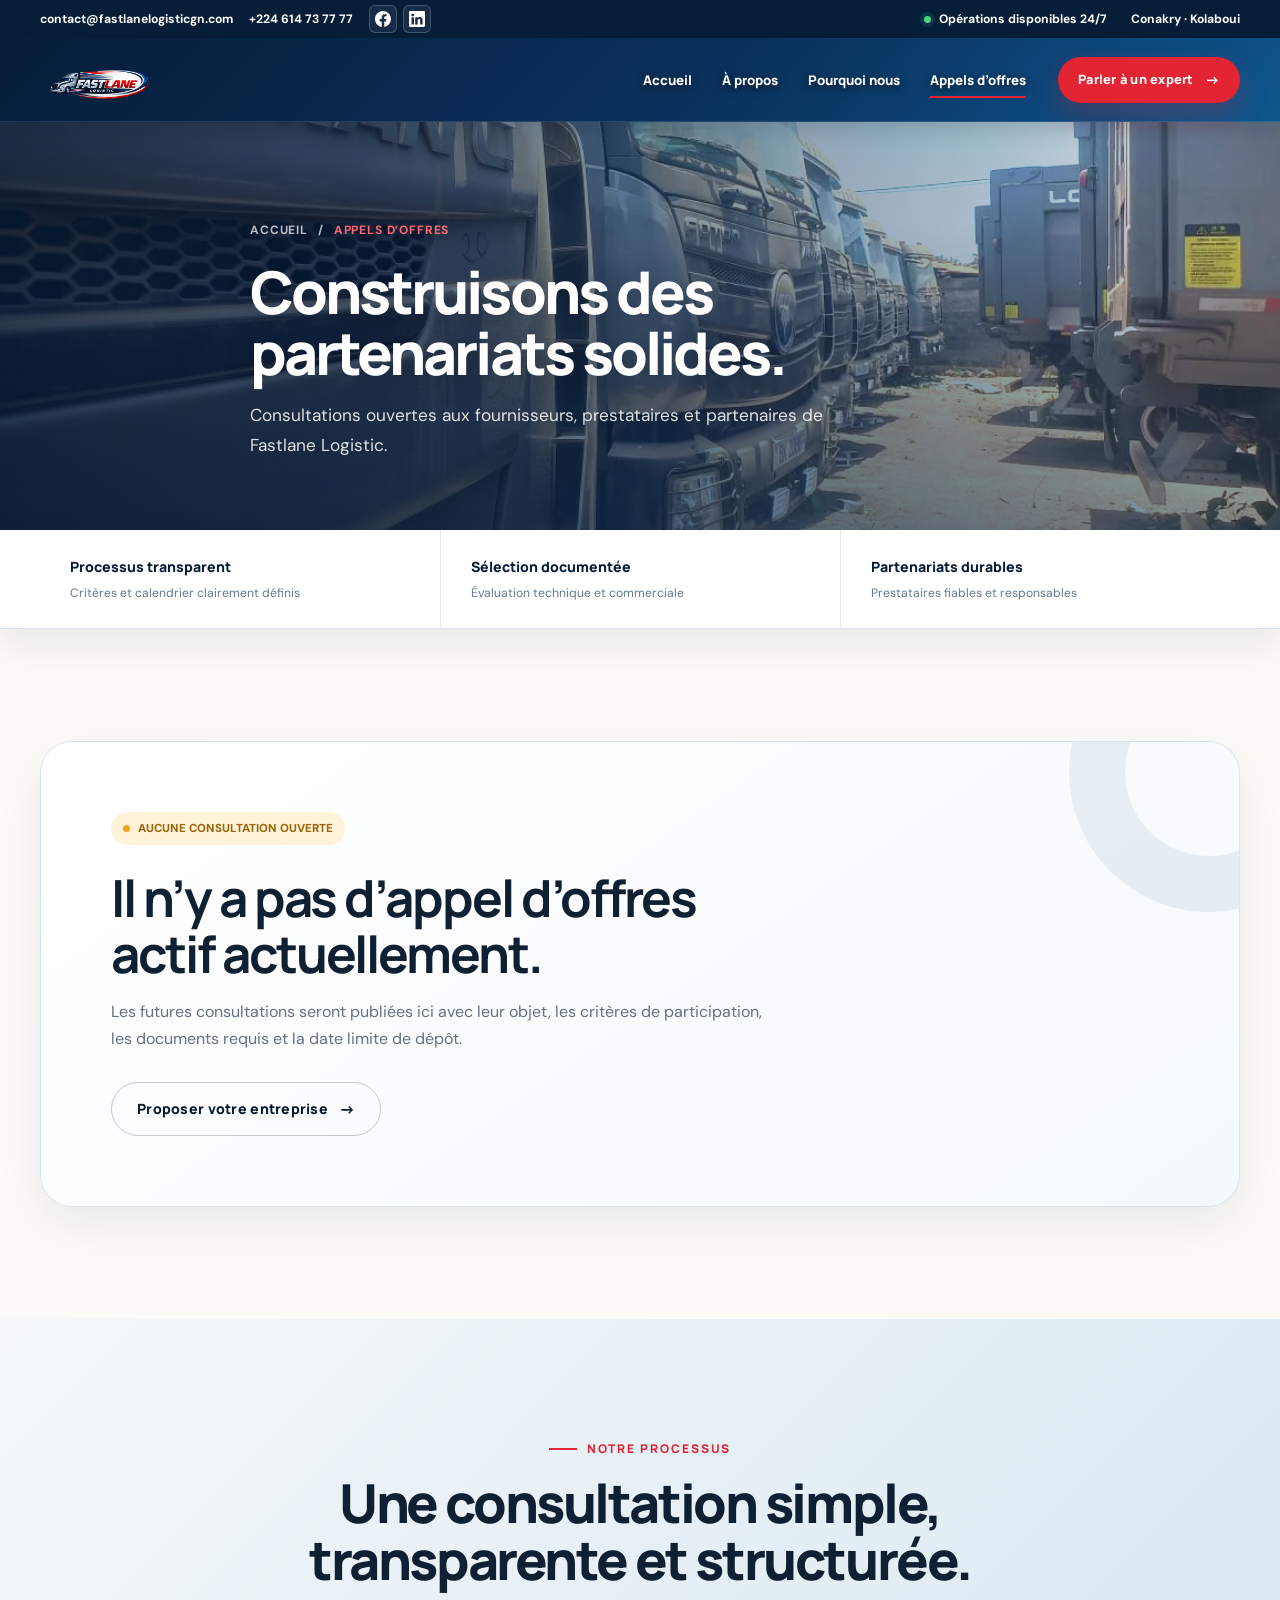
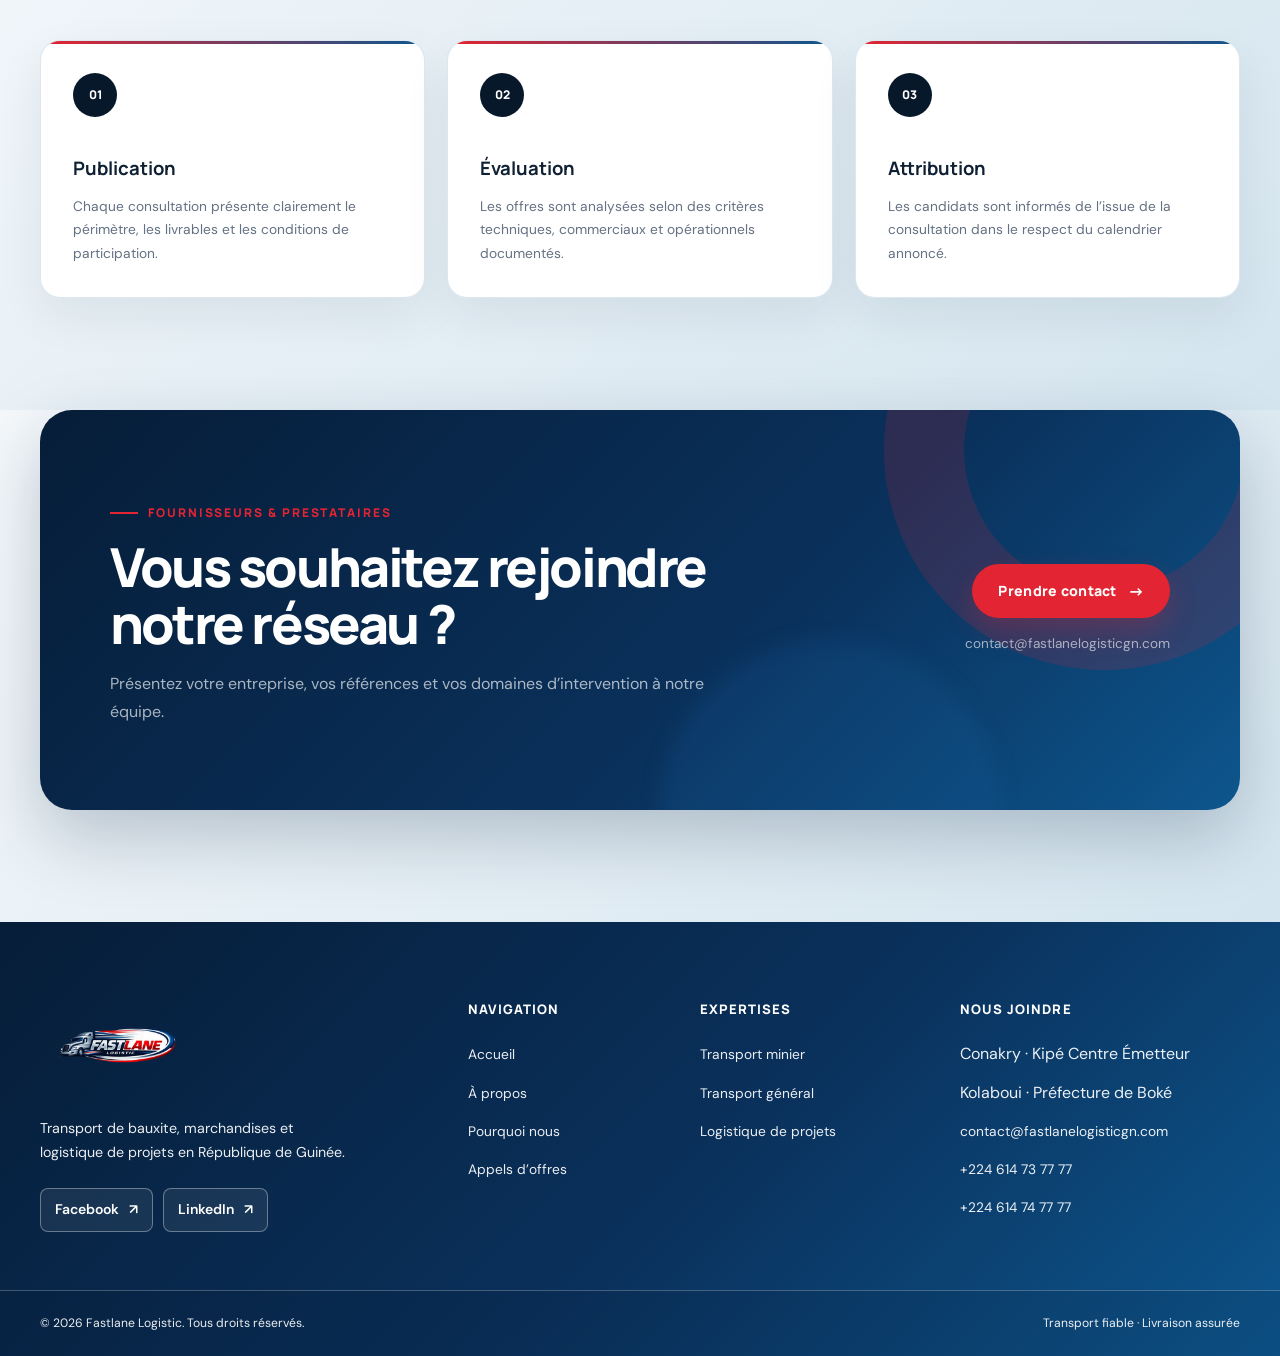
<file: appels-offres.html>
<!DOCTYPE html>
<html lang="fr">
<head>
  <meta charset="UTF-8">
  <meta name="viewport" content="width=device-width, initial-scale=1.0">
  <meta name="description" content="Consultez les appels d’offres de Fastlane Logistic en Guinée et présentez votre entreprise pour rejoindre notre réseau de fournisseurs et de prestataires.">
  <meta name="theme-color" content="#03101e">
  <title>Appels d’offres et fournisseurs | Fastlane Logistic Guinée</title>
  <link rel="canonical" href="https://www.fastlanelogisticgn.com/appels-offres.html">
  <meta name="robots" content="index, follow, max-image-preview:large">
  <meta property="og:type" content="website">
  <meta property="og:locale" content="fr_GN">
  <meta property="og:site_name" content="Fastlane Logistic">
  <meta property="og:url" content="https://www.fastlanelogisticgn.com/appels-offres.html">
  <meta property="og:title" content="Appels d’offres et fournisseurs | Fastlane Logistic Guinée">
  <meta property="og:description" content="Consultez les appels d’offres de Fastlane Logistic en Guinée et présentez votre entreprise pour rejoindre notre réseau de fournisseurs et de prestataires.">
  <link rel="preconnect" href="https://fonts.googleapis.com">
  <link rel="preconnect" href="https://fonts.gstatic.com" crossorigin>
  <link rel="stylesheet" href="https://fonts.googleapis.com/css2?family=DM+Sans:wght@400;500;600;700&family=Manrope:wght@500;600;700;800&display=swap">
  <link rel="icon" href="images/logo_fastlane.png" type="image/png">
  <link rel="stylesheet" href="styles.css">
  <script src="script.js" defer></script>
  <script type="application/ld+json">
{
  "@context": "https://schema.org",
  "@graph": [
    {
      "@type": "BreadcrumbList",
      "@id": "https://www.fastlanelogisticgn.com/appels-offres.html#breadcrumb",
      "itemListElement": [
        {
          "@type": "ListItem",
          "position": 1,
          "name": "Accueil",
          "item": "https://www.fastlanelogisticgn.com/"
        },
        {
          "@type": "ListItem",
          "position": 2,
          "name": "Appels d’offres",
          "item": "https://www.fastlanelogisticgn.com/appels-offres.html"
        }
      ]
    },
    {
      "@type": "CollectionPage",
      "@id": "https://www.fastlanelogisticgn.com/appels-offres.html#webpage",
      "url": "https://www.fastlanelogisticgn.com/appels-offres.html",
      "name": "Appels d’offres et fournisseurs | Fastlane Logistic Guinée",
      "description": "Consultez les appels d’offres de Fastlane Logistic en Guinée et présentez votre entreprise pour rejoindre notre réseau de fournisseurs et de prestataires.",
      "inLanguage": "fr-GN",
      "isPartOf": {
        "@id": "https://www.fastlanelogisticgn.com/#website"
      },
      "about": {
        "@id": "https://www.fastlanelogisticgn.com/#organization"
      },
      "breadcrumb": {
        "@id": "https://www.fastlanelogisticgn.com/appels-offres.html#breadcrumb"
      }
    }
  ]
}
  </script>
</head>
<body class="inner-page tenders-page">
  <a class="skip-link" href="#main">Aller au contenu</a>
  <header class="site-header">
    <div class="topbar"><div class="container topbar-inner"><div class="topbar-group topbar-contacts"><a href="mailto:contact@fastlanelogisticgn.com">contact@fastlanelogisticgn.com</a><a href="tel:+224614737777">+224 614 73 77 77</a>
          <nav class="topbar-socials" aria-label="Réseaux sociaux">
            <a class="topbar-social-link" href="https://www.facebook.com/profile.php?id=61590677540337&amp;locale=fr_FR" target="_blank" rel="noopener noreferrer" aria-label="Facebook (nouvel onglet)" title="Facebook"><img src="images/facebook.svg" width="16" height="16" alt=""></a>
            <a class="topbar-social-link" href="https://www.linkedin.com/feed/" target="_blank" rel="noopener noreferrer" aria-label="LinkedIn (nouvel onglet)" title="LinkedIn"><img src="images/linkedin.svg" width="16" height="16" alt=""></a>
          </nav></div><div class="topbar-group"><span><i class="status-dot"></i>Opérations disponibles 24/7</span><span>Conakry · Kolaboui</span></div></div></div>
    <nav class="navbar" aria-label="Navigation principale"><div class="container nav-inner"><a class="brand" href="/" aria-label="Fastlane Logistic — Accueil"><img src="images/logo_fastlane.webp" width="480" height="320" alt="Fastlane Logistic"></a><button class="menu-toggle" type="button" aria-label="Ouvrir le menu" aria-expanded="false" aria-controls="navigation-menu"><span></span></button><div class="nav-menu" id="navigation-menu"><ul class="nav-links"><li><a class="nav-link" href="/">Accueil</a></li><li><a class="nav-link" href="a-propos.html">À propos</a></li><li><a class="nav-link" href="pourquoi-nous.html">Pourquoi nous</a></li><li><a class="nav-link active" href="appels-offres.html" aria-current="page">Appels d’offres</a></li></ul><a class="btn btn-primary nav-cta" href="contact.html">Parler à un expert <span class="arrow">→</span></a></div></div></nav>
  </header>

  <main id="main" tabindex="-1">
    <section class="page-hero">
      <img src="images/support1.webp" width="1156" height="521" alt="Flotte de camions Fastlane Logistic" fetchpriority="high" srcset="images/support1-640.webp 640w, images/support1.webp 1156w" sizes="100vw">
      <div class="container page-hero-content"><nav class="breadcrumbs" aria-label="Fil d’Ariane"><a href="/">Accueil</a><span>/</span><span>Appels d’offres</span></nav><h1>Construisons des partenariats solides.</h1><p>Consultations ouvertes aux fournisseurs, prestataires et partenaires de Fastlane Logistic.</p></div>
    </section>

    <div class="page-highlight-strip" aria-label="Principes de consultation">
      <div class="container page-highlight-grid">
        <div><strong>Processus transparent</strong><span>Critères et calendrier clairement définis</span></div>
        <div><strong>Sélection documentée</strong><span>Évaluation technique et commerciale</span></div>
        <div><strong>Partenariats durables</strong><span>Prestataires fiables et responsables</span></div>
      </div>
    </div>

    <section class="section">
      <div class="container">
        <div class="empty-state js-reveal">
          <span class="state-tag">Aucune consultation ouverte</span>
          <h2>Il n’y a pas d’appel d’offres actif actuellement.</h2>
          <p>Les futures consultations seront publiées ici avec leur objet, les critères de participation, les documents requis et la date limite de dépôt.</p>
          <a class="btn btn-outline-dark" href="mailto:contact@fastlanelogisticgn.com?subject=Référencement%20fournisseur">Proposer votre entreprise <span class="arrow">→</span></a>
        </div>
      </div>
    </section>

    <section class="section section-cream">
      <div class="container">
        <header class="section-header center js-reveal"><span class="eyebrow">Notre processus</span><h2 class="section-title">Une consultation simple, transparente et structurée.</h2></header>
        <div class="information-grid">
          <article class="information-card js-reveal"><span class="number">01</span><h3>Publication</h3><p>Chaque consultation présente clairement le périmètre, les livrables et les conditions de participation.</p></article>
          <article class="information-card js-reveal delay-1"><span class="number">02</span><h3>Évaluation</h3><p>Les offres sont analysées selon des critères techniques, commerciaux et opérationnels documentés.</p></article>
          <article class="information-card js-reveal delay-2"><span class="number">03</span><h3>Attribution</h3><p>Les candidats sont informés de l’issue de la consultation dans le respect du calendrier annoncé.</p></article>
        </div>
      </div>
    </section>

    <section class="cta-section section-cream"><div class="container"><div class="cta-box js-reveal"><div><span class="eyebrow">Fournisseurs & prestataires</span><h2>Vous souhaitez rejoindre notre réseau&nbsp;?</h2><p>Présentez votre entreprise, vos références et vos domaines d’intervention à notre équipe.</p></div><div class="cta-action"><a class="btn btn-primary" href="contact.html">Prendre contact <span class="arrow">→</span></a><a class="cta-phone" href="mailto:contact@fastlanelogisticgn.com">contact@fastlanelogisticgn.com</a></div></div></div></section>
  </main>

  <footer class="site-footer"><div class="container footer-main"><div class="footer-brand"><img src="images/logo_fastlane.webp" width="480" height="320" alt="Fastlane Logistic"><p>Transport de bauxite, marchandises et logistique de projets en République de Guinée.</p>
        <nav class="footer-socials" aria-label="Réseaux sociaux">
          <a href="https://www.facebook.com/profile.php?id=61590677540337&amp;locale=fr_FR" target="_blank" rel="noopener noreferrer" aria-label="Facebook (nouvel onglet)">Facebook <span aria-hidden="true">↗</span></a>
          <a href="https://www.linkedin.com/feed/" target="_blank" rel="noopener noreferrer" aria-label="LinkedIn (nouvel onglet)">LinkedIn <span aria-hidden="true">↗</span></a>
        </nav></div><div><h2 class="footer-title">Navigation</h2><ul class="footer-links"><li><a href="/">Accueil</a></li><li><a href="a-propos.html">À propos</a></li><li><a href="pourquoi-nous.html">Pourquoi nous</a></li><li><a href="appels-offres.html">Appels d’offres</a></li></ul></div><div><h2 class="footer-title">Expertises</h2><ul class="footer-links"><li><a href="/#expertises">Transport minier</a></li><li><a href="/#expertises">Transport général</a></li><li><a href="/#expertises">Logistique de projets</a></li></ul></div><div><h2 class="footer-title">Nous joindre</h2><ul class="footer-contact"><li>Conakry · Kipé Centre Émetteur</li><li>Kolaboui · Préfecture de Boké</li><li><a href="mailto:contact@fastlanelogisticgn.com">contact@fastlanelogisticgn.com</a></li><li><a href="tel:+224614737777">+224 614 73 77 77</a></li><li><a href="tel:+224614747777">+224 614 74 77 77</a></li></ul></div></div><div class="footer-note"><div class="container footer-note-inner"><span>© <span data-year>2026</span> Fastlane Logistic. Tous droits réservés.</span><span>Transport fiable · Livraison assurée</span></div></div></footer>
</body>
</html>
</file>
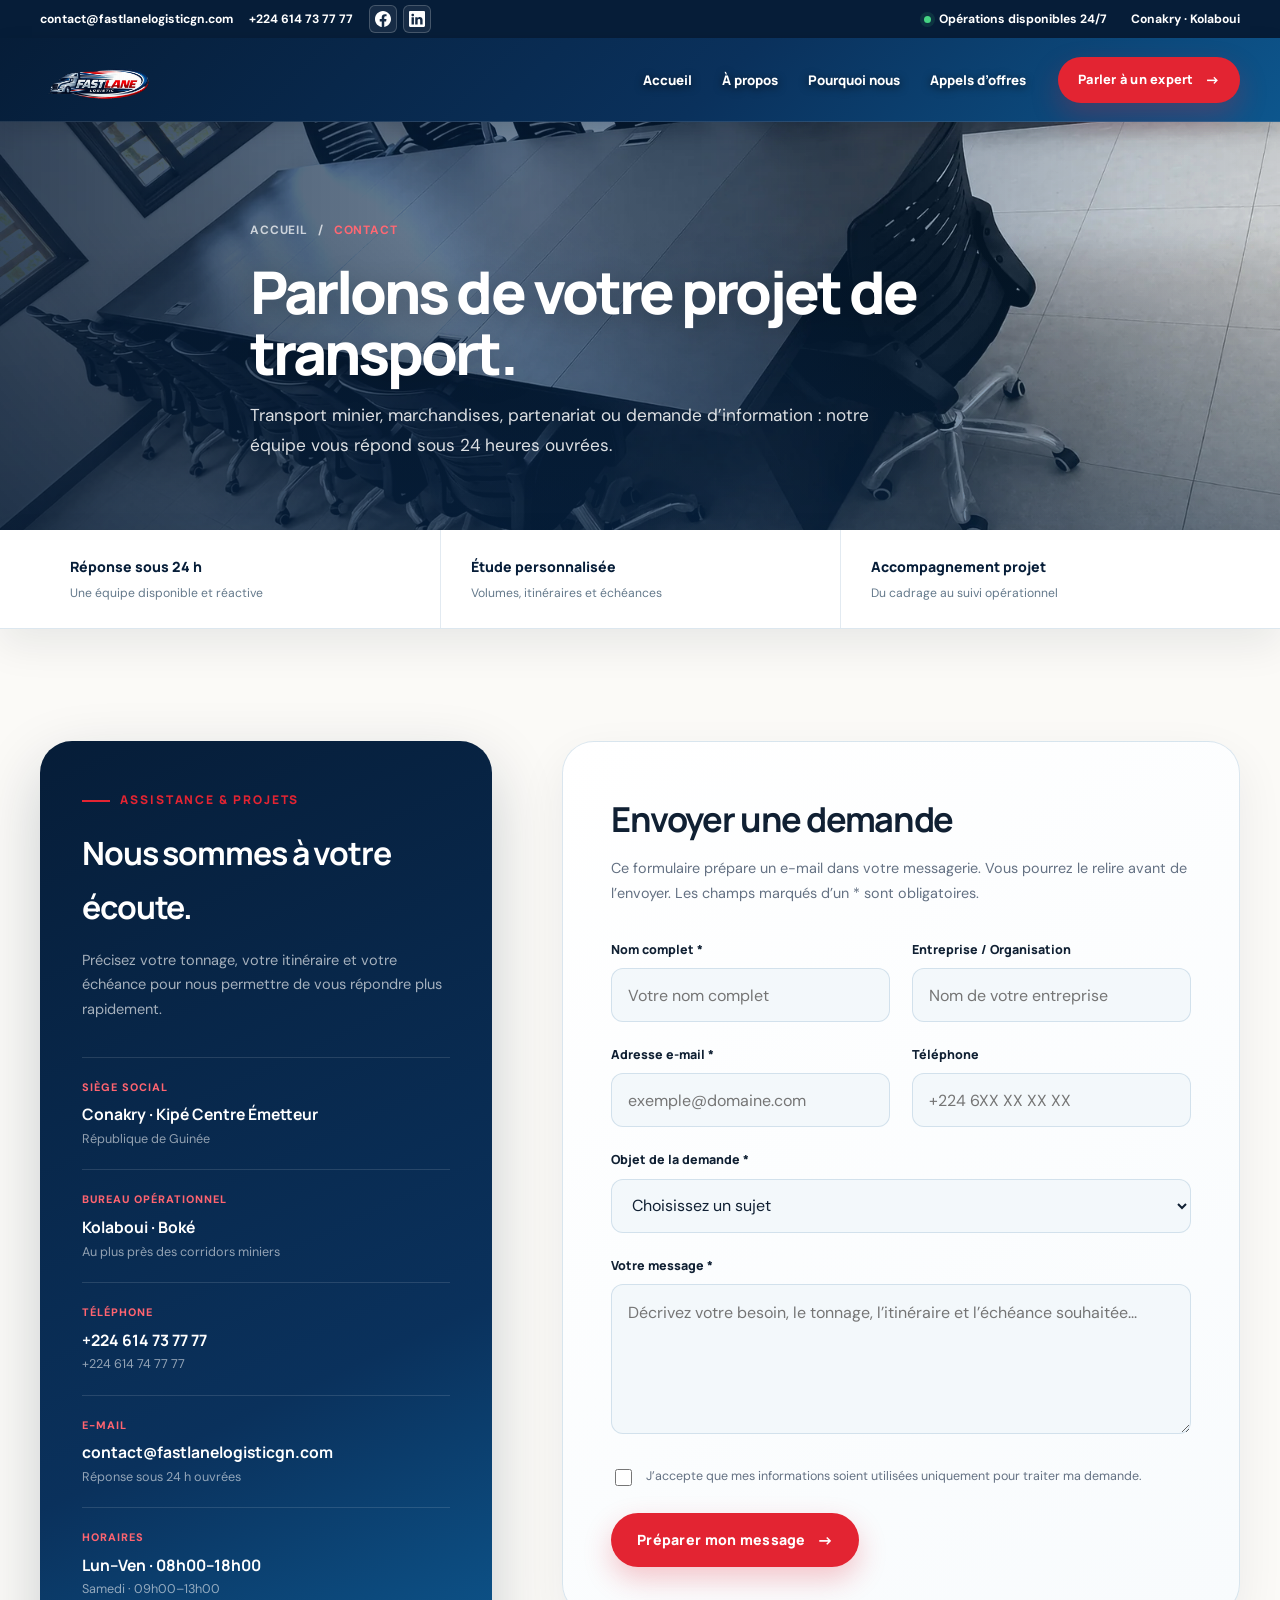
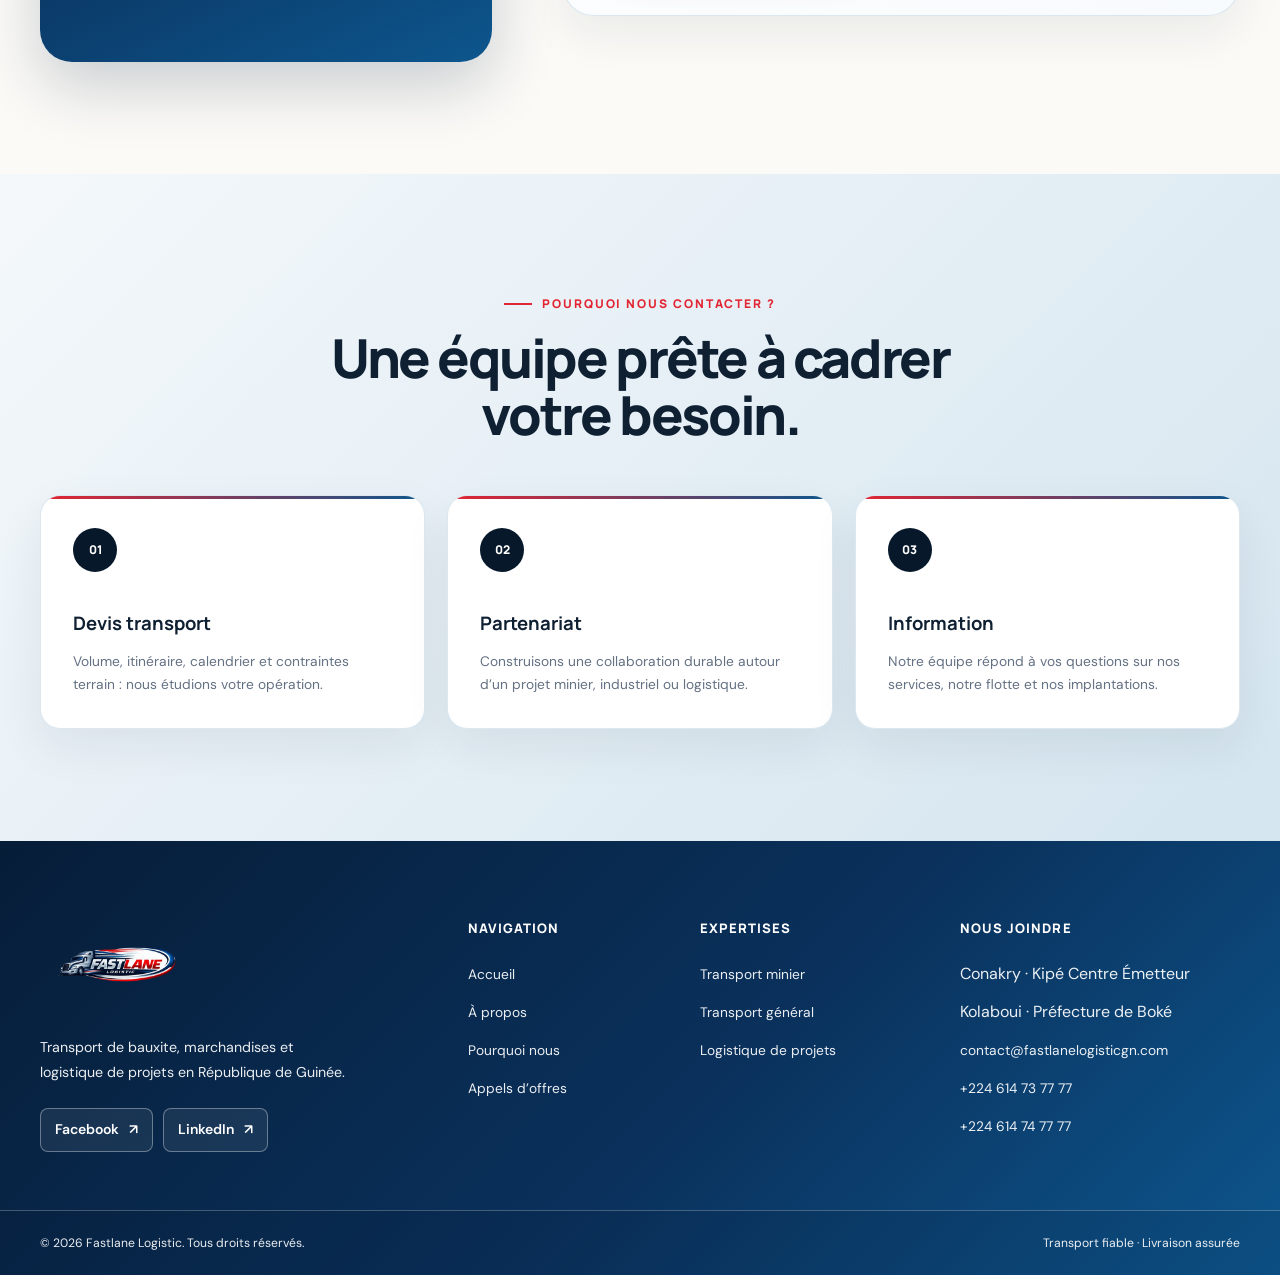
<file: contact.html>
<!DOCTYPE html>
<html lang="fr">
<head>
  <meta charset="UTF-8">
  <meta name="viewport" content="width=device-width, initial-scale=1.0">
  <meta name="description" content="Contactez Fastlane Logistic à Conakry et Kolaboui pour un devis de transport minier, de marchandises ou un partenariat en Guinée. Téléphone : +224 614 73 77 77.">
  <meta name="theme-color" content="#03101e">
  <title>Contact et devis transport en Guinée | Fastlane Logistic</title>
  <link rel="canonical" href="https://www.fastlanelogisticgn.com/contact.html">
  <meta name="robots" content="index, follow, max-image-preview:large">
  <meta property="og:type" content="website">
  <meta property="og:locale" content="fr_GN">
  <meta property="og:site_name" content="Fastlane Logistic">
  <meta property="og:url" content="https://www.fastlanelogisticgn.com/contact.html">
  <meta property="og:title" content="Contact et devis transport en Guinée | Fastlane Logistic">
  <meta property="og:description" content="Contactez Fastlane Logistic à Conakry et Kolaboui pour un devis de transport minier, de marchandises ou un partenariat en Guinée. Téléphone : +224 614 73 77 77.">
  <link rel="preconnect" href="https://fonts.googleapis.com">
  <link rel="preconnect" href="https://fonts.gstatic.com" crossorigin>
  <link rel="stylesheet" href="https://fonts.googleapis.com/css2?family=DM+Sans:wght@400;500;600;700&family=Manrope:wght@500;600;700;800&display=swap">
  <link rel="icon" href="images/logo_fastlane.png" type="image/png">
  <link rel="stylesheet" href="styles.css">
  <script src="script.js" defer></script>
  <script type="application/ld+json">
{
  "@context": "https://schema.org",
  "@graph": [
    {
      "@type": "BreadcrumbList",
      "@id": "https://www.fastlanelogisticgn.com/contact.html#breadcrumb",
      "itemListElement": [
        {
          "@type": "ListItem",
          "position": 1,
          "name": "Accueil",
          "item": "https://www.fastlanelogisticgn.com/"
        },
        {
          "@type": "ListItem",
          "position": 2,
          "name": "Contact",
          "item": "https://www.fastlanelogisticgn.com/contact.html"
        }
      ]
    },
    {
      "@type": "ContactPage",
      "@id": "https://www.fastlanelogisticgn.com/contact.html#webpage",
      "url": "https://www.fastlanelogisticgn.com/contact.html",
      "name": "Contact et devis transport en Guinée | Fastlane Logistic",
      "description": "Contactez Fastlane Logistic à Conakry et Kolaboui pour un devis de transport minier, de marchandises ou un partenariat en Guinée. Téléphone : +224 614 73 77 77.",
      "inLanguage": "fr-GN",
      "isPartOf": {
        "@id": "https://www.fastlanelogisticgn.com/#website"
      },
      "about": {
        "@id": "https://www.fastlanelogisticgn.com/#organization"
      },
      "breadcrumb": {
        "@id": "https://www.fastlanelogisticgn.com/contact.html#breadcrumb"
      }
    }
  ]
}
  </script>
</head>
<body class="inner-page contact-page">
  <a class="skip-link" href="#main">Aller au contenu</a>
  <header class="site-header">
    <div class="topbar"><div class="container topbar-inner"><div class="topbar-group topbar-contacts"><a href="mailto:contact@fastlanelogisticgn.com">contact@fastlanelogisticgn.com</a><a href="tel:+224614737777">+224 614 73 77 77</a>
          <nav class="topbar-socials" aria-label="Réseaux sociaux">
            <a class="topbar-social-link" href="https://www.facebook.com/profile.php?id=61590677540337&amp;locale=fr_FR" target="_blank" rel="noopener noreferrer" aria-label="Facebook (nouvel onglet)" title="Facebook"><img src="images/facebook.svg" width="16" height="16" alt=""></a>
            <a class="topbar-social-link" href="https://www.linkedin.com/feed/" target="_blank" rel="noopener noreferrer" aria-label="LinkedIn (nouvel onglet)" title="LinkedIn"><img src="images/linkedin.svg" width="16" height="16" alt=""></a>
          </nav></div><div class="topbar-group"><span><i class="status-dot"></i>Opérations disponibles 24/7</span><span>Conakry · Kolaboui</span></div></div></div>
    <nav class="navbar" aria-label="Navigation principale"><div class="container nav-inner"><a class="brand" href="/" aria-label="Fastlane Logistic — Accueil"><img src="images/logo_fastlane.webp" width="480" height="320" alt="Fastlane Logistic"></a><button class="menu-toggle" type="button" aria-label="Ouvrir le menu" aria-expanded="false" aria-controls="navigation-menu"><span></span></button><div class="nav-menu" id="navigation-menu"><ul class="nav-links"><li><a class="nav-link" href="/">Accueil</a></li><li><a class="nav-link" href="a-propos.html">À propos</a></li><li><a class="nav-link" href="pourquoi-nous.html">Pourquoi nous</a></li><li><a class="nav-link" href="appels-offres.html">Appels d’offres</a></li></ul><a class="btn btn-primary nav-cta" href="contact.html" aria-current="page">Parler à un expert <span class="arrow">→</span></a></div></div></nav>
  </header>

  <main id="main" tabindex="-1">
    <section class="page-hero">
      <img src="images/bureau1.webp" width="1600" height="900" alt="Bureau Fastlane Logistic à Kolaboui" fetchpriority="high" srcset="images/bureau1-640.webp 640w, images/bureau1.webp 1600w" sizes="100vw">
      <div class="container page-hero-content"><nav class="breadcrumbs" aria-label="Fil d’Ariane"><a href="/">Accueil</a><span>/</span><span>Contact</span></nav><h1>Parlons de votre projet de transport.</h1><p>Transport minier, marchandises, partenariat ou demande d’information&nbsp;: notre équipe vous répond sous 24 heures ouvrées.</p></div>
    </section>

    <div class="page-highlight-strip" aria-label="Engagements de contact">
      <div class="container page-highlight-grid">
        <div><strong>Réponse sous 24 h</strong><span>Une équipe disponible et réactive</span></div>
        <div><strong>Étude personnalisée</strong><span>Volumes, itinéraires et échéances</span></div>
        <div><strong>Accompagnement projet</strong><span>Du cadrage au suivi opérationnel</span></div>
      </div>
    </div>

    <section class="section">
      <div class="container contact-layout">
        <aside class="contact-panel js-reveal">
          <span class="eyebrow">Assistance & projets</span>
          <h2>Nous sommes à votre écoute.</h2>
          <p>Précisez votre tonnage, votre itinéraire et votre échéance pour nous permettre de vous répondre plus rapidement.</p>
          <ul class="contact-list">
            <li><small>Siège social</small><strong>Conakry · Kipé Centre Émetteur</strong><span>République de Guinée</span></li>
            <li><small>Bureau opérationnel</small><strong>Kolaboui · Boké</strong><span>Au plus près des corridors miniers</span></li>
            <li><small>Téléphone</small><strong><a href="tel:+224614737777">+224 614 73 77 77</a></strong><span><a href="tel:+224614747777">+224 614 74 77 77</a></span></li>
            <li><small>E-mail</small><strong><a href="mailto:contact@fastlanelogisticgn.com">contact@fastlanelogisticgn.com</a></strong><span>Réponse sous 24 h ouvrées</span></li>
            <li><small>Horaires</small><strong>Lun–Ven · 08h00–18h00</strong><span>Samedi · 09h00–13h00</span></li>
          </ul>
        </aside>

        <div class="contact-form-wrap js-reveal delay-1">
          <h2>Envoyer une demande</h2>
          <p class="form-intro" id="form-help">Ce formulaire prépare un e-mail dans votre messagerie. Vous pourrez le relire avant de l’envoyer. Les champs marqués d’un * sont obligatoires.</p>
          <form data-contact-form aria-describedby="form-help">
            <noscript><p>Pour envoyer votre demande, écrivez à <a class="text-link" href="mailto:contact@fastlanelogisticgn.com">contact@fastlanelogisticgn.com</a>.</p></noscript>
            <div class="form-grid">
              <div class="field"><label for="name">Nom complet *</label><input id="name" name="name" type="text" autocomplete="name" placeholder="Votre nom complet" required></div>
              <div class="field"><label for="company">Entreprise / Organisation</label><input id="company" name="company" type="text" autocomplete="organization" placeholder="Nom de votre entreprise"></div>
              <div class="field"><label for="email">Adresse e-mail *</label><input id="email" name="email" type="email" autocomplete="email" placeholder="exemple@domaine.com" required></div>
              <div class="field"><label for="phone">Téléphone</label><input id="phone" name="phone" type="tel" autocomplete="tel" placeholder="+224 6XX XX XX XX"></div>
              <div class="field full"><label for="subject">Objet de la demande *</label><select id="subject" name="subject" required><option value="" disabled selected>Choisissez un sujet</option><option>Demande de devis</option><option>Proposition de partenariat</option><option>Référencement fournisseur</option><option>Recrutement / candidature</option><option>Demande d’information</option><option>Autre</option></select></div>
              <div class="field full"><label for="message">Votre message *</label><textarea id="message" name="message" placeholder="Décrivez votre besoin, le tonnage, l’itinéraire et l’échéance souhaitée..." required></textarea></div>
            </div>
            <label class="consent"><input type="checkbox" required><span>J’accepte que mes informations soient utilisées uniquement pour traiter ma demande.</span></label>
            <button class="btn btn-primary" type="submit">Préparer mon message <span class="arrow">→</span></button>
            <div class="form-status" role="status" aria-live="polite"></div>
          </form>
        </div>
      </div>
    </section>

    <section class="section section-cream">
      <div class="container">
        <header class="section-header center js-reveal"><span class="eyebrow">Pourquoi nous contacter ?</span><h2 class="section-title">Une équipe prête à cadrer votre besoin.</h2></header>
        <div class="information-grid">
          <article class="information-card js-reveal"><span class="number">01</span><h3>Devis transport</h3><p>Volume, itinéraire, calendrier et contraintes terrain&nbsp;: nous étudions votre opération.</p></article>
          <article class="information-card js-reveal delay-1"><span class="number">02</span><h3>Partenariat</h3><p>Construisons une collaboration durable autour d’un projet minier, industriel ou logistique.</p></article>
          <article class="information-card js-reveal delay-2"><span class="number">03</span><h3>Information</h3><p>Notre équipe répond à vos questions sur nos services, notre flotte et nos implantations.</p></article>
        </div>
      </div>
    </section>
  </main>

  <footer class="site-footer"><div class="container footer-main"><div class="footer-brand"><img src="images/logo_fastlane.webp" width="480" height="320" alt="Fastlane Logistic"><p>Transport de bauxite, marchandises et logistique de projets en République de Guinée.</p>
        <nav class="footer-socials" aria-label="Réseaux sociaux">
          <a href="https://www.facebook.com/profile.php?id=61590677540337&amp;locale=fr_FR" target="_blank" rel="noopener noreferrer" aria-label="Facebook (nouvel onglet)">Facebook <span aria-hidden="true">↗</span></a>
          <a href="https://www.linkedin.com/feed/" target="_blank" rel="noopener noreferrer" aria-label="LinkedIn (nouvel onglet)">LinkedIn <span aria-hidden="true">↗</span></a>
        </nav></div><div><h2 class="footer-title">Navigation</h2><ul class="footer-links"><li><a href="/">Accueil</a></li><li><a href="a-propos.html">À propos</a></li><li><a href="pourquoi-nous.html">Pourquoi nous</a></li><li><a href="appels-offres.html">Appels d’offres</a></li></ul></div><div><h2 class="footer-title">Expertises</h2><ul class="footer-links"><li><a href="/#expertises">Transport minier</a></li><li><a href="/#expertises">Transport général</a></li><li><a href="/#expertises">Logistique de projets</a></li></ul></div><div><h2 class="footer-title">Nous joindre</h2><ul class="footer-contact"><li>Conakry · Kipé Centre Émetteur</li><li>Kolaboui · Préfecture de Boké</li><li><a href="mailto:contact@fastlanelogisticgn.com">contact@fastlanelogisticgn.com</a></li><li><a href="tel:+224614737777">+224 614 73 77 77</a></li><li><a href="tel:+224614747777">+224 614 74 77 77</a></li></ul></div></div><div class="footer-note"><div class="container footer-note-inner"><span>© <span data-year>2026</span> Fastlane Logistic. Tous droits réservés.</span><span>Transport fiable · Livraison assurée</span></div></div></footer>
</body>
</html>
</file>
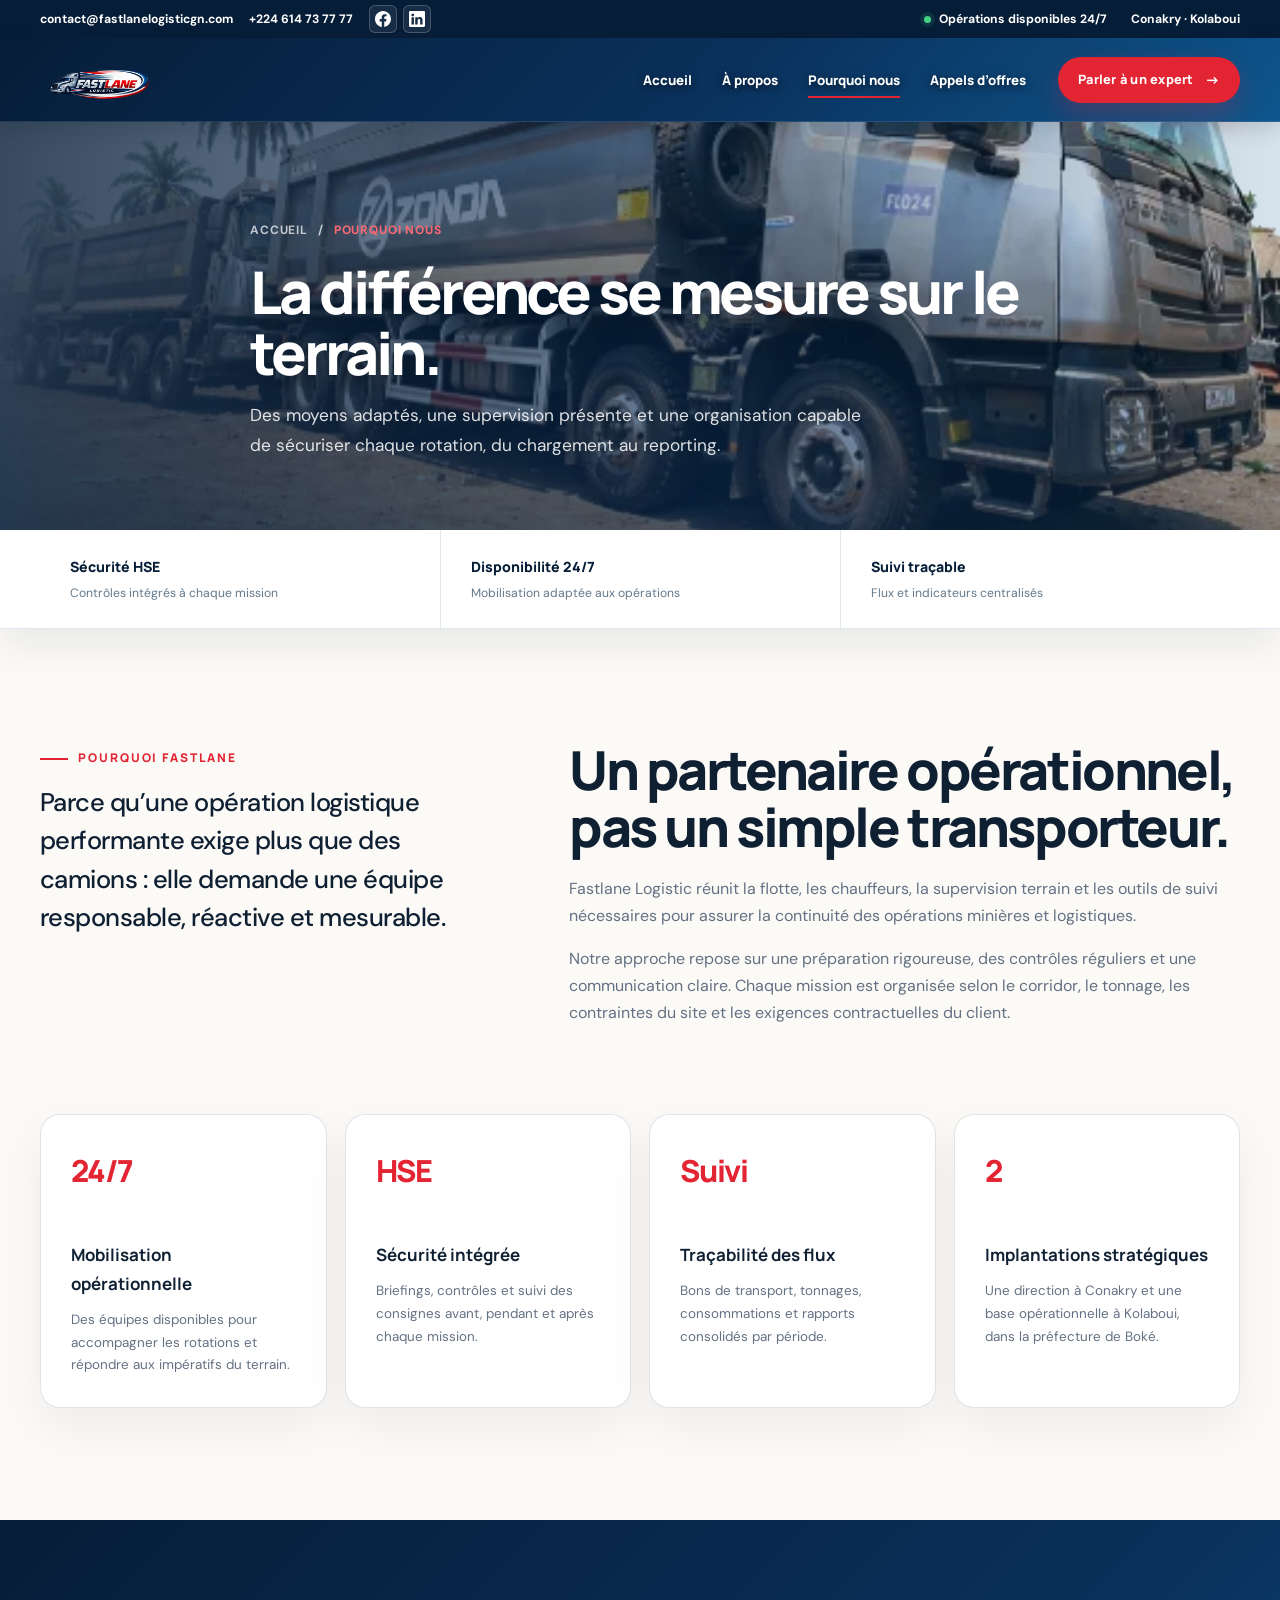
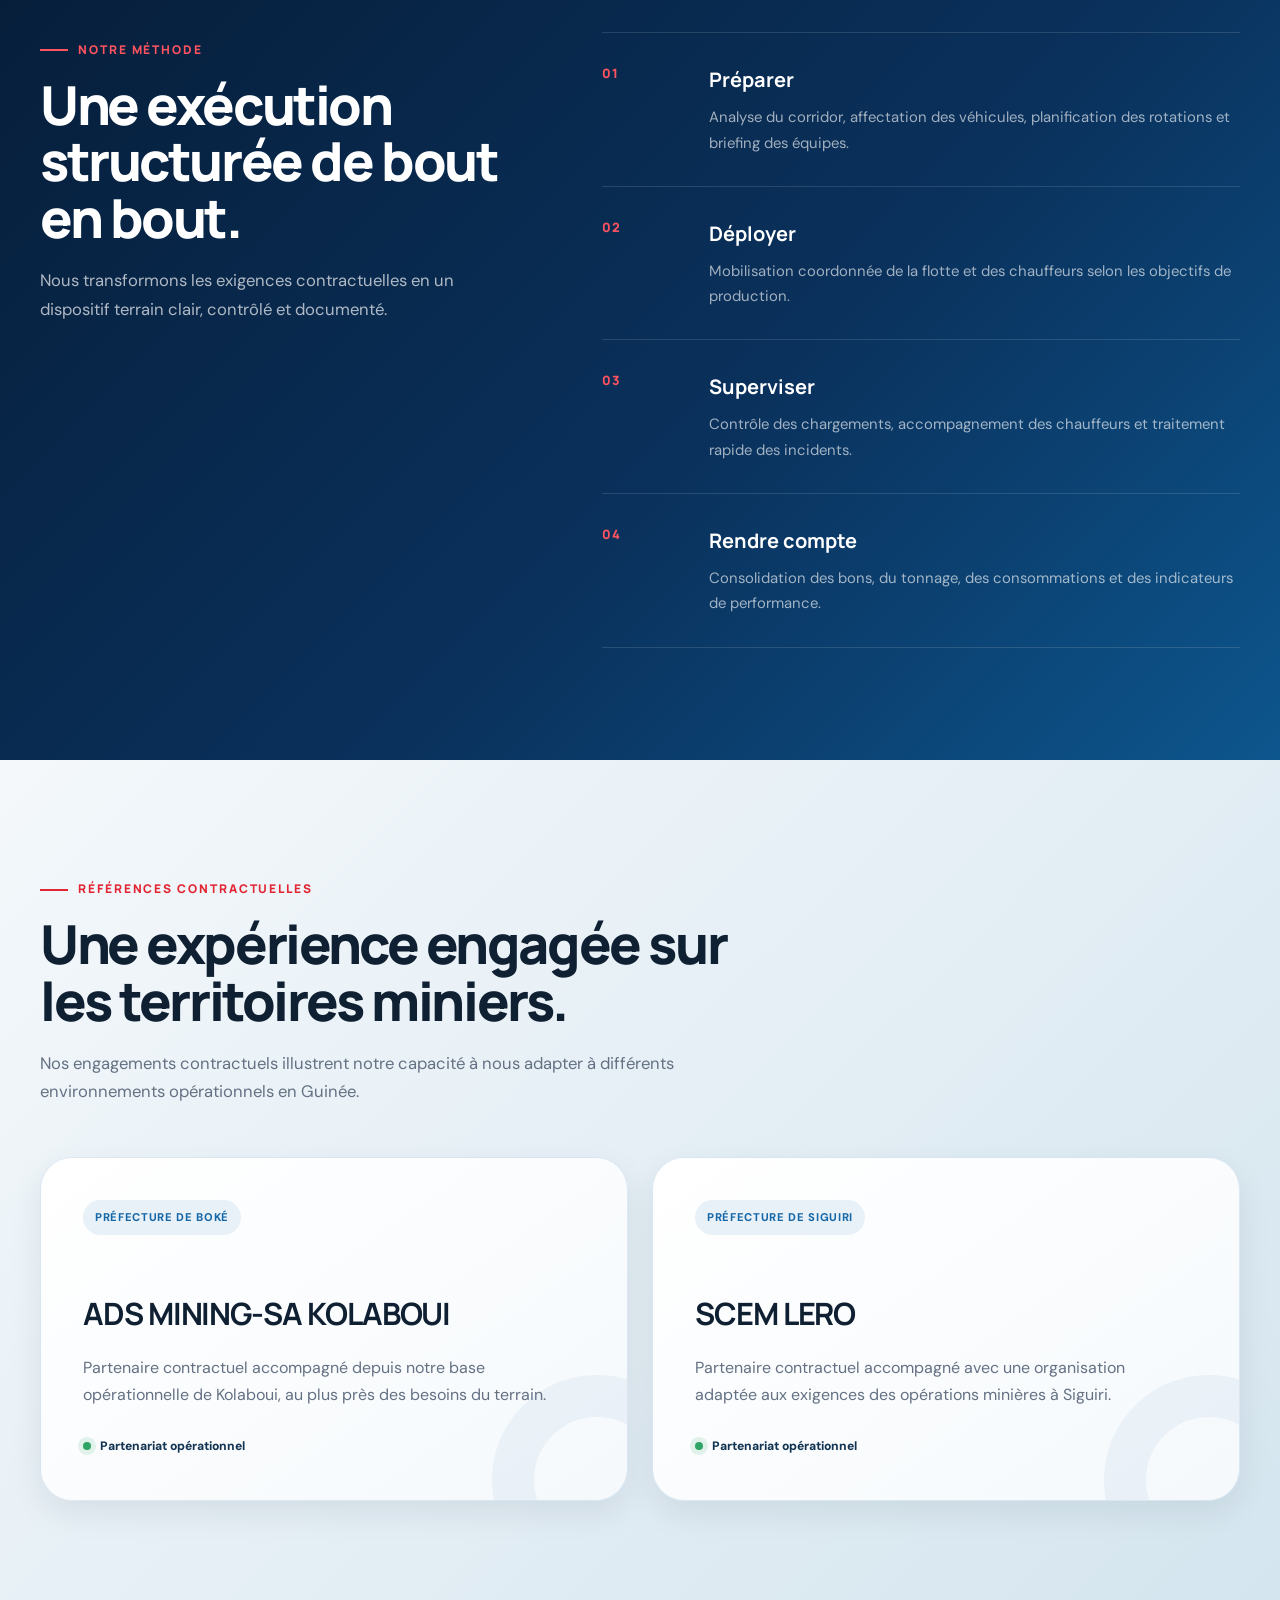
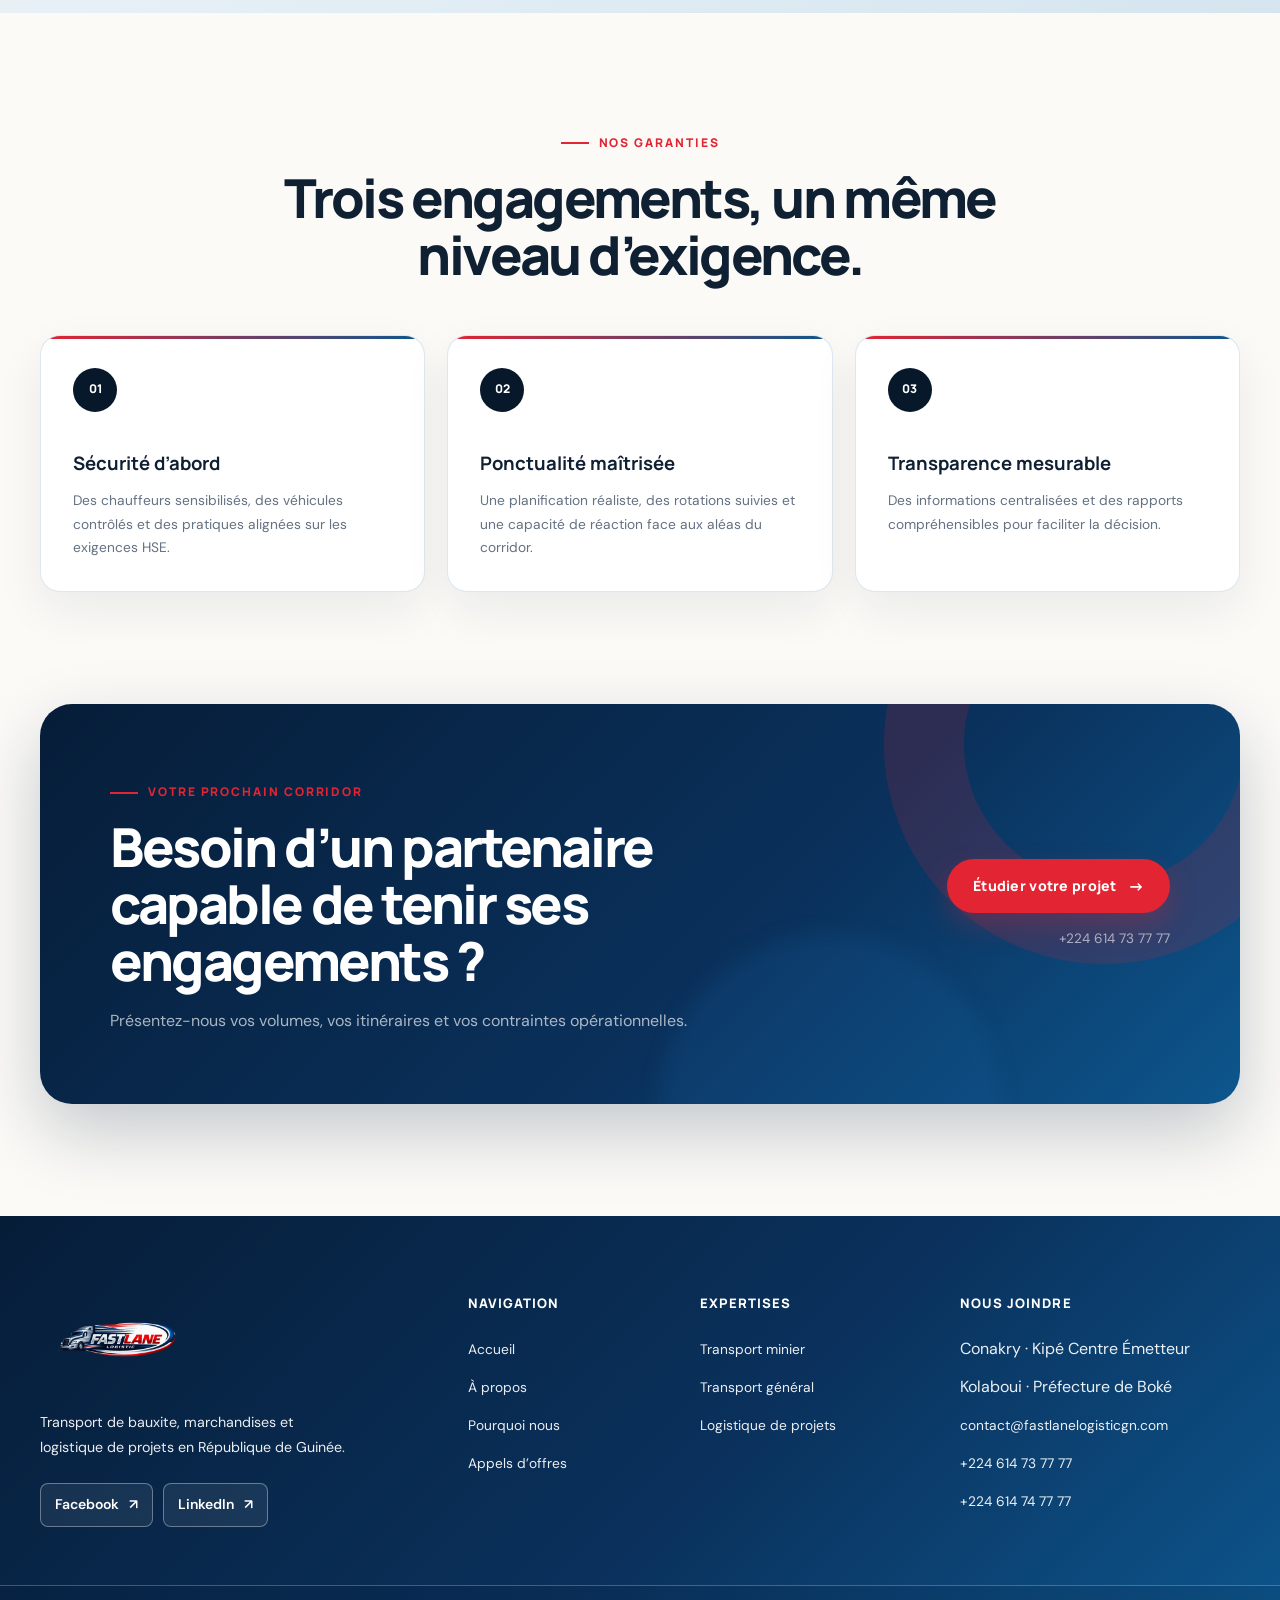
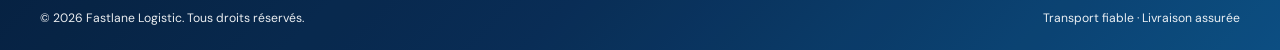
<file: pourquoi-nous.html>
<!DOCTYPE html>
<html lang="fr">
<head>
  <meta charset="UTF-8">
  <meta name="viewport" content="width=device-width, initial-scale=1.0">
  <meta name="description" content="Flotte spécialisée bauxite, supervision terrain, sécurité HSE et suivi des rotations : découvrez les engagements de Fastlane Logistic pour vos projets en Guinée.">
  <meta name="theme-color" content="#03101e">
  <title>Transport minier : nos engagements | Fastlane Logistic</title>
  <link rel="canonical" href="https://www.fastlanelogisticgn.com/pourquoi-nous.html">
  <meta name="robots" content="index, follow, max-image-preview:large">
  <meta property="og:type" content="website">
  <meta property="og:locale" content="fr_GN">
  <meta property="og:site_name" content="Fastlane Logistic">
  <meta property="og:url" content="https://www.fastlanelogisticgn.com/pourquoi-nous.html">
  <meta property="og:title" content="Transport minier : nos engagements | Fastlane Logistic">
  <meta property="og:description" content="Flotte spécialisée bauxite, supervision terrain, sécurité HSE et suivi des rotations : découvrez les engagements de Fastlane Logistic pour vos projets en Guinée.">
  <link rel="preconnect" href="https://fonts.googleapis.com">
  <link rel="preconnect" href="https://fonts.gstatic.com" crossorigin>
  <link rel="stylesheet" href="https://fonts.googleapis.com/css2?family=DM+Sans:wght@400;500;600;700&family=Manrope:wght@500;600;700;800&display=swap">
  <link rel="icon" href="images/logo_fastlane.png" type="image/png">
  <link rel="stylesheet" href="styles.css">
  <script src="script.js" defer></script>
  <script type="application/ld+json">
{
  "@context": "https://schema.org",
  "@graph": [
    {
      "@type": "BreadcrumbList",
      "@id": "https://www.fastlanelogisticgn.com/pourquoi-nous.html#breadcrumb",
      "itemListElement": [
        {
          "@type": "ListItem",
          "position": 1,
          "name": "Accueil",
          "item": "https://www.fastlanelogisticgn.com/"
        },
        {
          "@type": "ListItem",
          "position": 2,
          "name": "Pourquoi nous",
          "item": "https://www.fastlanelogisticgn.com/pourquoi-nous.html"
        }
      ]
    },
    {
      "@type": "WebPage",
      "@id": "https://www.fastlanelogisticgn.com/pourquoi-nous.html#webpage",
      "url": "https://www.fastlanelogisticgn.com/pourquoi-nous.html",
      "name": "Transport minier : nos engagements | Fastlane Logistic",
      "description": "Flotte spécialisée bauxite, supervision terrain, sécurité HSE et suivi des rotations : découvrez les engagements de Fastlane Logistic pour vos projets en Guinée.",
      "inLanguage": "fr-GN",
      "isPartOf": {
        "@id": "https://www.fastlanelogisticgn.com/#website"
      },
      "about": {
        "@id": "https://www.fastlanelogisticgn.com/#organization"
      },
      "breadcrumb": {
        "@id": "https://www.fastlanelogisticgn.com/pourquoi-nous.html#breadcrumb"
      }
    }
  ]
}
  </script>
</head>
<body class="inner-page why-page">
  <a class="skip-link" href="#main">Aller au contenu</a>
  <header class="site-header">
    <div class="topbar">
      <div class="container topbar-inner">
        <div class="topbar-group topbar-contacts"><a href="mailto:contact@fastlanelogisticgn.com">contact@fastlanelogisticgn.com</a><a href="tel:+224614737777">+224 614 73 77 77</a>
          <nav class="topbar-socials" aria-label="Réseaux sociaux">
            <a class="topbar-social-link" href="https://www.facebook.com/profile.php?id=61590677540337&amp;locale=fr_FR" target="_blank" rel="noopener noreferrer" aria-label="Facebook (nouvel onglet)" title="Facebook"><img src="images/facebook.svg" width="16" height="16" alt=""></a>
            <a class="topbar-social-link" href="https://www.linkedin.com/feed/" target="_blank" rel="noopener noreferrer" aria-label="LinkedIn (nouvel onglet)" title="LinkedIn"><img src="images/linkedin.svg" width="16" height="16" alt=""></a>
          </nav></div>
        <div class="topbar-group"><span><i class="status-dot"></i>Opérations disponibles 24/7</span><span>Conakry · Kolaboui</span></div>
      </div>
    </div>
    <nav class="navbar" aria-label="Navigation principale">
      <div class="container nav-inner">
        <a class="brand" href="/" aria-label="Fastlane Logistic — Accueil"><img src="images/logo_fastlane.webp" width="480" height="320" alt="Fastlane Logistic"></a>
        <button class="menu-toggle" type="button" aria-label="Ouvrir le menu" aria-expanded="false" aria-controls="navigation-menu"><span></span></button>
        <div class="nav-menu" id="navigation-menu">
          <ul class="nav-links">
            <li><a class="nav-link" href="/">Accueil</a></li>
            <li><a class="nav-link" href="a-propos.html">À propos</a></li>
            <li><a class="nav-link active" href="pourquoi-nous.html" aria-current="page">Pourquoi nous</a></li>
            <li><a class="nav-link" href="appels-offres.html">Appels d’offres</a></li>
          </ul>
          <a class="btn btn-primary nav-cta" href="contact.html">Parler à un expert <span class="arrow">→</span></a>
        </div>
      </div>
    </nav>
  </header>

  <main id="main" tabindex="-1">
    <section class="page-hero why-hero">
      <img src="images/home2.webp" width="535" height="306" alt="Camions de la flotte Fastlane Logistic mobilisés sur le terrain" fetchpriority="high">
      <div class="container page-hero-content">
        <nav class="breadcrumbs" aria-label="Fil d’Ariane"><a href="/">Accueil</a><span>/</span><span>Pourquoi nous</span></nav>
        <h1>La différence se mesure sur le terrain.</h1>
        <p>Des moyens adaptés, une supervision présente et une organisation capable de sécuriser chaque rotation, du chargement au reporting.</p>
      </div>
    </section>

    <div class="page-highlight-strip" aria-label="Engagements opérationnels">
      <div class="container page-highlight-grid">
        <div><strong>Sécurité HSE</strong><span>Contrôles intégrés à chaque mission</span></div>
        <div><strong>Disponibilité 24/7</strong><span>Mobilisation adaptée aux opérations</span></div>
        <div><strong>Suivi traçable</strong><span>Flux et indicateurs centralisés</span></div>
      </div>
    </div>

    <section class="section">
      <div class="container page-intro-grid">
        <div class="js-reveal">
          <span class="eyebrow">Pourquoi Fastlane</span>
          <p class="large-copy">Parce qu’une opération logistique performante exige plus que des camions&nbsp;: elle demande une équipe responsable, réactive et mesurable.</p>
        </div>
        <div class="body-copy js-reveal delay-1">
          <h2 class="section-title">Un partenaire opérationnel, pas un simple transporteur.</h2>
          <p>Fastlane Logistic réunit la flotte, les chauffeurs, la supervision terrain et les outils de suivi nécessaires pour assurer la continuité des opérations minières et logistiques.</p>
          <p>Notre approche repose sur une préparation rigoureuse, des contrôles réguliers et une communication claire. Chaque mission est organisée selon le corridor, le tonnage, les contraintes du site et les exigences contractuelles du client.</p>
        </div>
      </div>

      <div class="container why-proof-grid">
        <article class="why-proof-card js-reveal"><span class="why-proof-value">24/7</span><h3>Mobilisation opérationnelle</h3><p>Des équipes disponibles pour accompagner les rotations et répondre aux impératifs du terrain.</p></article>
        <article class="why-proof-card js-reveal delay-1"><span class="why-proof-value">HSE</span><h3>Sécurité intégrée</h3><p>Briefings, contrôles et suivi des consignes avant, pendant et après chaque mission.</p></article>
        <article class="why-proof-card js-reveal delay-2"><span class="why-proof-value">Suivi</span><h3>Traçabilité des flux</h3><p>Bons de transport, tonnages, consommations et rapports consolidés par période.</p></article>
        <article class="why-proof-card js-reveal delay-3"><span class="why-proof-value">2</span><h3>Implantations stratégiques</h3><p>Une direction à Conakry et une base opérationnelle à Kolaboui, dans la préfecture de Boké.</p></article>
      </div>
    </section>

    <section class="section section-dark">
      <div class="container operations-grid">
        <div class="sticky-copy js-reveal">
          <span class="eyebrow">Notre méthode</span>
          <h2 class="section-title">Une exécution structurée de bout en bout.</h2>
          <p class="section-copy">Nous transformons les exigences contractuelles en un dispositif terrain clair, contrôlé et documenté.</p>
        </div>
        <div class="process-list">
          <article class="process-item js-reveal"><div><h3>Préparer</h3><p>Analyse du corridor, affectation des véhicules, planification des rotations et briefing des équipes.</p></div></article>
          <article class="process-item js-reveal"><div><h3>Déployer</h3><p>Mobilisation coordonnée de la flotte et des chauffeurs selon les objectifs de production.</p></div></article>
          <article class="process-item js-reveal"><div><h3>Superviser</h3><p>Contrôle des chargements, accompagnement des chauffeurs et traitement rapide des incidents.</p></div></article>
          <article class="process-item js-reveal"><div><h3>Rendre compte</h3><p>Consolidation des bons, du tonnage, des consommations et des indicateurs de performance.</p></div></article>
        </div>
      </div>
    </section>

    <section class="section section-cream">
      <div class="container">
        <header class="section-header js-reveal">
          <span class="eyebrow">Références contractuelles</span>
          <h2 class="section-title">Une expérience engagée sur les territoires miniers.</h2>
          <p class="section-copy">Nos engagements contractuels illustrent notre capacité à nous adapter à différents environnements opérationnels en Guinée.</p>
        </header>
        <div class="partner-contract-grid">
          <article class="partner-contract-card js-reveal">
            <span class="contract-location">Préfecture de Boké</span>
            <h3>ADS MINING-SA KOLABOUI</h3>
            <p>Partenaire contractuel accompagné depuis notre base opérationnelle de Kolaboui, au plus près des besoins du terrain.</p>
            <span class="contract-status"><i></i>Partenariat opérationnel</span>
          </article>
          <article class="partner-contract-card js-reveal delay-1">
            <span class="contract-location">Préfecture de Siguiri</span>
            <h3>SCEM LERO</h3>
            <p>Partenaire contractuel accompagné avec une organisation adaptée aux exigences des opérations minières à Siguiri.</p>
            <span class="contract-status"><i></i>Partenariat opérationnel</span>
          </article>
        </div>
      </div>
    </section>

    <section class="section">
      <div class="container">
        <header class="section-header center js-reveal"><span class="eyebrow">Nos garanties</span><h2 class="section-title">Trois engagements, un même niveau d’exigence.</h2></header>
        <div class="information-grid">
          <article class="information-card js-reveal"><span class="number">01</span><h3>Sécurité d’abord</h3><p>Des chauffeurs sensibilisés, des véhicules contrôlés et des pratiques alignées sur les exigences HSE.</p></article>
          <article class="information-card js-reveal delay-1"><span class="number">02</span><h3>Ponctualité maîtrisée</h3><p>Une planification réaliste, des rotations suivies et une capacité de réaction face aux aléas du corridor.</p></article>
          <article class="information-card js-reveal delay-2"><span class="number">03</span><h3>Transparence mesurable</h3><p>Des informations centralisées et des rapports compréhensibles pour faciliter la décision.</p></article>
        </div>
      </div>
    </section>

    <section class="cta-section">
      <div class="container">
        <div class="cta-box js-reveal">
          <div><span class="eyebrow">Votre prochain corridor</span><h2>Besoin d’un partenaire capable de tenir ses engagements&nbsp;?</h2><p>Présentez-nous vos volumes, vos itinéraires et vos contraintes opérationnelles.</p></div>
          <div class="cta-action"><a class="btn btn-primary" href="contact.html">Étudier votre projet <span class="arrow">→</span></a><a class="cta-phone" href="tel:+224614737777">+224 614 73 77 77</a></div>
        </div>
      </div>
    </section>
  </main>

  <footer class="site-footer">
    <div class="container footer-main">
      <div class="footer-brand"><img src="images/logo_fastlane.webp" width="480" height="320" alt="Fastlane Logistic"><p>Transport de bauxite, marchandises et logistique de projets en République de Guinée.</p>
        <nav class="footer-socials" aria-label="Réseaux sociaux">
          <a href="https://www.facebook.com/profile.php?id=61590677540337&amp;locale=fr_FR" target="_blank" rel="noopener noreferrer" aria-label="Facebook (nouvel onglet)">Facebook <span aria-hidden="true">↗</span></a>
          <a href="https://www.linkedin.com/feed/" target="_blank" rel="noopener noreferrer" aria-label="LinkedIn (nouvel onglet)">LinkedIn <span aria-hidden="true">↗</span></a>
        </nav></div>
      <div><h2 class="footer-title">Navigation</h2><ul class="footer-links"><li><a href="/">Accueil</a></li><li><a href="a-propos.html">À propos</a></li><li><a href="pourquoi-nous.html">Pourquoi nous</a></li><li><a href="appels-offres.html">Appels d’offres</a></li></ul></div>
      <div><h2 class="footer-title">Expertises</h2><ul class="footer-links"><li><a href="/#expertises">Transport minier</a></li><li><a href="/#expertises">Transport général</a></li><li><a href="/#expertises">Logistique de projets</a></li></ul></div>
      <div><h2 class="footer-title">Nous joindre</h2><ul class="footer-contact"><li>Conakry · Kipé Centre Émetteur</li><li>Kolaboui · Préfecture de Boké</li><li><a href="mailto:contact@fastlanelogisticgn.com">contact@fastlanelogisticgn.com</a></li><li><a href="tel:+224614737777">+224 614 73 77 77</a></li><li><a href="tel:+224614747777">+224 614 74 77 77</a></li></ul></div>
    </div>
    <div class="footer-note"><div class="container footer-note-inner"><span>© <span data-year>2026</span> Fastlane Logistic. Tous droits réservés.</span><span>Transport fiable · Livraison assurée</span></div></div>
  </footer>
</body>
</html>
</file>
<file: styles.css>
:root {
  --navy-950: #03101e;
  --navy-900: #07182b;
  --navy-800: #0b223b;
  --navy-700: #123453;
  --blue: #1667a8;
  --blue-soft: #e8f1f8;
  --red: #e32432;
  --red-dark: #ba1522;
  --cream: #f3f0e9;
  --paper: #fbfaf7;
  --white: #ffffff;
  --ink: #102033;
  --muted: #647183;
  --line: rgba(9, 31, 53, 0.12);
  --shadow-sm: 0 12px 32px rgba(7, 24, 43, 0.08);
  --shadow-lg: 0 30px 80px rgba(3, 16, 30, 0.18);
  --radius-sm: 12px;
  --radius-md: 20px;
  --radius-lg: 32px;
  --container: 1200px;
  --transition: 240ms cubic-bezier(.22, .61, .36, 1);
}

/* Landing page refinement — Fastlane corporate identity */
.brand {
  width: 150px;
  height: 50px;
}

.brand img {
  top: -24px;
  left: -6px;
  width: 166px;
}

.footer-brand img {
  width: 150px;
}

.hero {
  min-height: 820px;
}

.hero-bg::before {
  background:
    linear-gradient(90deg, rgba(3, 16, 30, .48) 0%, rgba(3, 16, 30, .22) 48%, rgba(3, 16, 30, .02) 82%),
    linear-gradient(0deg, rgba(3, 16, 30, .30) 0%, transparent 50%);
}

.hero-bg::after {
  opacity: .24;
}

.hero-bg img {
  filter: brightness(1.16) saturate(1.08) contrast(1.02);
}

.hero-copy {
  max-width: 760px;
}

.display-title {
  max-width: 760px;
  font-size: clamp(3.2rem, 5.8vw, 5.55rem);
  text-shadow: 0 5px 32px rgba(0, 0, 0, .22);
}

.hero-lead {
  max-width: 610px;
}

.about-section {
  overflow: hidden;
}

.about-layout {
  display: grid;
  grid-template-columns: minmax(0, .92fr) minmax(0, 1.08fr);
  gap: 76px;
  align-items: center;
}

.about-copy .section-title {
  max-width: 590px;
  font-size: clamp(2.2rem, 3.6vw, 3.55rem);
}

.about-copy p {
  color: var(--muted);
}

.about-copy .lead-copy {
  color: var(--ink);
  font-size: 1.08rem;
  font-weight: 500;
}

.about-copy .text-link {
  margin-top: 12px;
}

.about-gallery {
  display: grid;
  min-height: 610px;
  grid-template-columns: 1.14fr .86fr;
  grid-template-rows: 1fr 1fr;
  gap: 14px;
}

.about-photo {
  position: relative;
  min-width: 0;
  margin: 0;
  overflow: hidden;
  border-radius: 18px;
  background: var(--navy-900);
  box-shadow: var(--shadow-sm);
}

.about-photo::after {
  position: absolute;
  inset: 0;
  content: '';
  background: linear-gradient(0deg, rgba(3, 16, 30, .8), transparent 55%);
  pointer-events: none;
}

.about-photo-main {
  grid-row: 1 / 3;
}

.about-photo img {
  width: 100%;
  height: 100%;
  object-fit: cover;
  transition: transform 700ms cubic-bezier(.22, .61, .36, 1);
}

.about-photo:hover img {
  transform: scale(1.035);
}

.about-photo figcaption {
  position: absolute;
  z-index: 2;
  right: 18px;
  bottom: 17px;
  left: 18px;
  color: var(--white);
  font-family: 'Manrope', sans-serif;
  font-size: .75rem;
  font-weight: 700;
  line-height: 1.4;
}

.about-highlights {
  display: grid;
  grid-template-columns: repeat(4, 1fr);
  margin-top: 56px;
  border: 1px solid var(--line);
  border-radius: var(--radius-md);
  overflow: hidden;
  background: var(--white);
  box-shadow: var(--shadow-sm);
}

.about-highlight {
  position: relative;
  min-height: 158px;
  padding: 28px;
}

.about-highlight + .about-highlight {
  border-left: 1px solid var(--line);
}

.about-highlight span,
.about-highlight strong,
.about-highlight small {
  display: block;
}

.about-highlight span {
  margin-bottom: 24px;
  color: var(--red);
  font-family: 'Manrope', sans-serif;
  font-size: .68rem;
  font-weight: 800;
  letter-spacing: .12em;
}

.about-highlight strong {
  margin-bottom: 3px;
  color: var(--navy-900);
  font-family: 'Manrope', sans-serif;
  font-size: .94rem;
}

.about-highlight small {
  color: var(--muted);
  font-size: .76rem;
}

.pillars-grid {
  display: grid;
  grid-template-columns: repeat(3, 1fr);
  gap: 22px;
}

.pillar-card {
  overflow: hidden;
  border: 1px solid var(--line);
  border-radius: var(--radius-md);
  background: var(--white);
  box-shadow: 0 12px 34px rgba(7, 24, 43, .06);
  transition: transform var(--transition), box-shadow var(--transition);
}

.pillar-card:hover {
  box-shadow: 0 22px 50px rgba(7, 24, 43, .12);
  transform: translateY(-7px);
}

.pillar-image {
  position: relative;
  height: 245px;
  overflow: hidden;
  background: var(--navy-900);
}

.pillar-image::after {
  position: absolute;
  inset: 0;
  content: '';
  background: linear-gradient(0deg, rgba(3, 16, 30, .54), transparent 55%);
}

.pillar-image img {
  width: 100%;
  height: 100%;
  object-fit: cover;
  transition: transform 700ms cubic-bezier(.22, .61, .36, 1);
}

.pillar-card:hover .pillar-image img {
  transform: scale(1.05);
}

.pillar-image span {
  position: absolute;
  z-index: 2;
  bottom: 18px;
  left: 20px;
  padding: 7px 12px;
  border: 1px solid rgba(255, 255, 255, .28);
  border-radius: 999px;
  color: var(--white);
  background: rgba(3, 16, 30, .44);
  font-family: 'Manrope', sans-serif;
  font-size: .68rem;
  font-weight: 800;
  letter-spacing: .08em;
  text-transform: uppercase;
  backdrop-filter: blur(10px);
}

.pillar-content {
  position: relative;
  padding: 30px 28px 34px;
}

.pillar-index {
  display: block;
  margin-bottom: 20px;
  color: var(--red);
  font-family: 'Manrope', sans-serif;
  font-size: .7rem;
  font-weight: 800;
  letter-spacing: .12em;
}

.pillar-content h3 {
  margin-bottom: 13px;
  color: var(--navy-900);
  font-size: 1.3rem;
  line-height: 1.25;
}

.pillar-content p {
  margin-bottom: 0;
  color: var(--muted);
  font-size: .87rem;
  line-height: 1.65;
}

.pillar-content p strong {
  color: var(--ink);
}

.section-dark.platform-wrap::before {
  border-color: rgba(227, 36, 50, .08);
}

.app-features-grid {
  display: grid;
  grid-template-columns: repeat(3, 1fr);
  gap: 1px;
  margin-top: 68px;
  overflow: hidden;
  border: 1px solid rgba(255, 255, 255, .12);
  border-radius: var(--radius-md);
  background: rgba(255, 255, 255, .12);
}

.app-feature {
  min-height: 215px;
  padding: 30px;
  background: rgba(7, 24, 43, .96);
}

.app-feature span {
  display: block;
  margin-bottom: 36px;
  color: #ff5360;
  font-family: 'Manrope', sans-serif;
  font-size: .68rem;
  font-weight: 800;
  letter-spacing: .12em;
}

.app-feature h3 {
  margin-bottom: 9px;
  color: var(--white);
  font-size: 1.08rem;
}

.app-feature p {
  margin-bottom: 0;
  color: rgba(255, 255, 255, .6);
  font-size: .84rem;
  line-height: 1.6;
}

.cta-box {
  grid-template-columns: minmax(0, 1fr) auto;
}

.contact-quick {
  display: grid;
  grid-column: 1 / -1;
  grid-template-columns: 1fr 1.1fr 1.2fr;
  gap: 22px;
  padding-top: 30px;
  border-top: 1px solid rgba(255, 255, 255, .14);
}

.contact-quick > * {
  color: rgba(255, 255, 255, .88);
  font-family: 'Manrope', sans-serif;
  font-size: .8rem;
  font-weight: 700;
  line-height: 1.45;
}

.contact-quick small {
  display: block;
  margin-bottom: 6px;
  color: #ff6873;
  font-size: .62rem;
  font-weight: 800;
  letter-spacing: .11em;
  text-transform: uppercase;
}

@media (max-width: 980px) {
  .about-layout {
    grid-template-columns: 1fr;
  }

  .about-gallery {
    min-height: 540px;
  }

  .about-highlights {
    grid-template-columns: 1fr 1fr;
  }

  .about-highlight:nth-child(3) {
    border-left: 0;
  }

  .about-highlight:nth-child(n + 3) {
    border-top: 1px solid var(--line);
  }

  .pillars-grid {
    grid-template-columns: 1fr;
  }

  .pillar-card {
    display: grid;
    grid-template-columns: .85fr 1.15fr;
  }

  .pillar-image {
    height: 100%;
    min-height: 350px;
  }

  .app-features-grid {
    grid-template-columns: 1fr 1fr;
  }
}

@media (max-width: 640px) {
  .brand {
    width: 128px;
    height: 44px;
  }

  .brand img {
    top: -21px;
    left: -6px;
    width: 145px;
  }

  .hero {
    min-height: 820px;
  }

  .hero-bg::before {
    background:
      linear-gradient(90deg, rgba(3, 16, 30, .48), rgba(3, 16, 30, .12)),
      linear-gradient(0deg, rgba(3, 16, 30, .50), transparent 62%);
  }

  .hero-bg img {
    object-position: 57% center;
    filter: brightness(1.12) saturate(1.06);
  }

  .display-title {
    font-size: clamp(3rem, 14vw, 4.2rem);
  }

  .about-layout {
    gap: 46px;
  }

  .about-gallery {
    min-height: 590px;
    grid-template-columns: 1fr 1fr;
    grid-template-rows: 320px 250px;
  }

  .about-photo-main {
    grid-column: 1 / -1;
    grid-row: auto;
  }

  .about-highlights,
  .app-features-grid {
    grid-template-columns: 1fr;
  }

  .about-highlight + .about-highlight {
    border-top: 1px solid var(--line);
    border-left: 0;
  }

  .pillar-card {
    display: block;
  }

  .pillar-image {
    height: 235px;
    min-height: 0;
  }

  .app-feature {
    min-height: 190px;
  }

  .contact-quick {
    grid-template-columns: 1fr;
  }

  .contact-quick > * {
    overflow-wrap: anywhere;
  }
}

*,
*::before,
*::after {
  box-sizing: border-box;
}

html {
  scroll-behavior: smooth;
  scroll-padding-top: 110px;
}

body {
  margin: 0;
  color: var(--ink);
  background: var(--paper);
  font-family: 'DM Sans', 'Segoe UI', sans-serif;
  font-size: 16px;
  line-height: 1.7;
  -webkit-font-smoothing: antialiased;
}

body.menu-open {
  overflow: hidden;
}

img {
  display: block;
  max-width: 100%;
}

a {
  color: inherit;
  text-decoration: none;
}

button,
input,
select,
textarea {
  font: inherit;
}

button,
a {
  -webkit-tap-highlight-color: transparent;
}

p,
h1,
h2,
h3,
h4 {
  margin-top: 0;
}

h1,
h2,
h3,
h4,
.eyebrow,
.nav-link,
.btn {
  font-family: 'Manrope', 'Segoe UI', sans-serif;
}

.skip-link {
  position: fixed;
  top: 12px;
  left: 12px;
  z-index: 9999;
  padding: 10px 14px;
  color: var(--white);
  background: var(--red);
  border-radius: 8px;
  transform: translateY(-160%);
  transition: transform var(--transition);
}

.skip-link:focus {
  transform: translateY(0);
}

.container {
  width: min(calc(100% - 48px), var(--container));
  margin-inline: auto;
}

.section {
  position: relative;
  padding: 112px 0;
}

.section-sm {
  padding: 72px 0;
}

.section-dark {
  color: var(--white);
  background: var(--navy-950);
}

.section-cream {
  background: var(--cream);
}

.section-header {
  max-width: 720px;
  margin-bottom: 52px;
}

.section-header.center {
  margin-right: auto;
  margin-left: auto;
  text-align: center;
}

.eyebrow {
  display: inline-flex;
  align-items: center;
  gap: 10px;
  margin-bottom: 18px;
  color: var(--red);
  font-size: .75rem;
  font-weight: 800;
  letter-spacing: .16em;
  line-height: 1.2;
  text-transform: uppercase;
}

.eyebrow::before {
  width: 28px;
  height: 2px;
  content: '';
  background: currentColor;
}

.section-dark .eyebrow,
.hero .eyebrow,
.page-hero .eyebrow {
  color: #ff5360;
}

.display-title,
.section-title {
  color: inherit;
  font-weight: 800;
  letter-spacing: -.045em;
  line-height: 1.06;
}

.display-title {
  max-width: 850px;
  margin-bottom: 26px;
  font-size: clamp(3.1rem, 6.4vw, 6.2rem);
}

.section-title {
  margin-bottom: 20px;
  font-size: clamp(2.15rem, 4.2vw, 4rem);
}

.section-copy {
  margin-bottom: 0;
  color: var(--muted);
  font-size: clamp(1.02rem, 1.3vw, 1.16rem);
}

.section-dark .section-copy {
  color: rgba(255, 255, 255, .68);
}

.accent {
  color: var(--red);
}

.btn {
  display: inline-flex;
  min-height: 54px;
  align-items: center;
  justify-content: center;
  gap: 11px;
  padding: 0 25px;
  border: 1px solid transparent;
  border-radius: 999px;
  cursor: pointer;
  font-size: .88rem;
  font-weight: 800;
  letter-spacing: .02em;
  line-height: 1;
  transition: transform var(--transition), background var(--transition), border-color var(--transition), color var(--transition), box-shadow var(--transition);
}

.btn:hover {
  transform: translateY(-2px);
}

.btn-primary {
  color: var(--white);
  background: var(--red);
  box-shadow: 0 12px 28px rgba(227, 36, 50, .25);
}

.btn-primary:hover {
  background: var(--red-dark);
  box-shadow: 0 16px 34px rgba(227, 36, 50, .32);
}

.btn-outline-light {
  color: var(--white);
  border-color: rgba(255, 255, 255, .38);
  background: rgba(255, 255, 255, .06);
  backdrop-filter: blur(10px);
}

.btn-outline-light:hover {
  border-color: var(--white);
  background: rgba(255, 255, 255, .12);
}

.btn-outline-dark {
  color: var(--navy-900);
  border-color: rgba(7, 24, 43, .22);
  background: transparent;
}

.btn-outline-dark:hover {
  border-color: var(--navy-900);
  background: var(--navy-900);
  color: var(--white);
}

.arrow {
  font-size: 1.15em;
  transition: transform var(--transition);
}

.btn:hover .arrow,
.text-link:hover .arrow {
  transform: translateX(4px);
}

.topbar {
  height: 38px;
  color: var(--white);
  background: #061d38;
  font-size: .76rem;
  font-weight: 700;
}

.topbar a,
.topbar span {
  color: inherit;
}

.topbar-inner {
  display: flex;
  height: 100%;
  align-items: center;
  justify-content: space-between;
}

.topbar-group {
  display: flex;
  align-items: center;
  gap: 24px;
}

.topbar a:hover {
  color: var(--white);
}

.status-dot {
  display: inline-block;
  width: 7px;
  height: 7px;
  margin-right: 8px;
  border-radius: 50%;
  background: #45d483;
  box-shadow: 0 0 0 4px rgba(69, 212, 131, .12);
}

.site-header {
  position: fixed;
  z-index: 1000;
  top: 0;
  right: 0;
  left: 0;
  transition: background var(--transition), box-shadow var(--transition), transform var(--transition);
}

.site-header.is-scrolled {
  background: rgba(3, 16, 30, .95);
  box-shadow: 0 14px 40px rgba(0, 0, 0, .17);
  backdrop-filter: blur(16px);
}

.navbar {
  height: 84px;
  border-bottom: 1px solid rgba(255, 255, 255, .12);
  background: linear-gradient(135deg, #061d38 0%, #0a315c 56%, #0d568d 100%);
  box-shadow: 0 8px 20px rgba(3, 16, 30, .14);
  -webkit-backdrop-filter: none;
  backdrop-filter: none;
  transition: background var(--transition), box-shadow var(--transition), backdrop-filter var(--transition);
}

.site-header.is-scrolled .navbar {
  background: linear-gradient(135deg, #061d38 0%, #0a315c 56%, #0d568d 100%);
  box-shadow: 0 10px 28px rgba(3, 16, 30, .22);
  -webkit-backdrop-filter: none;
  backdrop-filter: none;
}

.nav-inner {
  display: flex;
  height: 100%;
  align-items: center;
  justify-content: space-between;
}

.brand {
  position: relative;
  display: inline-flex;
  width: 190px;
  height: 62px;
  align-items: center;
  flex-shrink: 0;
  overflow: hidden;
}

.brand img {
  position: absolute;
  top: -30px;
  left: -8px;
  width: 210px;
  max-width: none;
  height: auto;
}

.nav-menu {
  display: flex;
  align-items: center;
  gap: 32px;
}

.nav-links {
  display: flex;
  align-items: center;
  gap: 30px;
  margin: 0;
  padding: 0;
  list-style: none;
}

.nav-link {
  position: relative;
  padding: 12px 0;
  color: var(--white);
  font-size: .83rem;
  font-weight: 800;
  text-shadow: 0 2px 9px rgba(0, 0, 0, .72);
}

.nav-link::after {
  position: absolute;
  right: 0;
  bottom: 3px;
  left: 0;
  height: 2px;
  content: '';
  background: var(--red);
  transform: scaleX(0);
  transform-origin: right;
  transition: transform var(--transition);
}

.nav-link:hover,
.nav-link.active {
  color: var(--white);
}

.nav-link:hover::after,
.nav-link.active::after {
  transform: scaleX(1);
  transform-origin: left;
}

.nav-cta {
  min-height: 46px;
  padding: 0 19px;
  font-size: .8rem;
}

.menu-toggle {
  display: none;
  width: 48px;
  height: 48px;
  align-items: center;
  justify-content: center;
  padding: 0;
  border: 1px solid rgba(255, 255, 255, .25);
  border-radius: 50%;
  color: var(--white);
  background: transparent;
  cursor: pointer;
}

.menu-toggle span,
.menu-toggle::before,
.menu-toggle::after {
  display: block;
  width: 19px;
  height: 2px;
  content: '';
  background: currentColor;
  transition: transform var(--transition), opacity var(--transition);
}

.menu-toggle span {
  margin: 4px 0;
}

.menu-toggle.active span {
  opacity: 0;
}

.menu-toggle.active::before {
  transform: translateY(6px) rotate(45deg);
}

.menu-toggle.active::after {
  transform: translateY(-6px) rotate(-45deg);
}

.hero {
  position: relative;
  display: flex;
  min-height: 860px;
  align-items: flex-end;
  overflow: hidden;
  color: var(--white);
  background: var(--navy-950);
}

.hero-bg {
  position: absolute;
  inset: 0;
}

.hero-bg::before,
.hero-bg::after {
  position: absolute;
  inset: 0;
  content: '';
}

.hero-bg::before {
  z-index: 1;
  background: linear-gradient(90deg, rgba(3, 16, 30, .95) 0%, rgba(3, 16, 30, .78) 48%, rgba(3, 16, 30, .22) 79%), linear-gradient(0deg, rgba(3, 16, 30, .78) 0%, transparent 42%);
}

.hero-bg::after {
  z-index: 2;
  background: linear-gradient(120deg, transparent 64%, rgba(227, 36, 50, .28) 64.1%, transparent 65%);
}

.hero-bg img {
  width: 100%;
  height: 100%;
  object-fit: cover;
  object-position: center;
  transform: scale(1.02);
}

.hero-grid {
  position: relative;
  z-index: 3;
  display: grid;
  width: 100%;
  grid-template-columns: minmax(0, 1fr) 290px;
  gap: 64px;
  align-items: end;
  padding-top: 190px;
  padding-bottom: 76px;
}

.hero-copy {
  max-width: 850px;
}

.hero-lead {
  max-width: 660px;
  margin-bottom: 34px;
  color: rgba(255, 255, 255, .78);
  font-size: clamp(1.08rem, 1.7vw, 1.3rem);
}

.hero-actions {
  display: flex;
  flex-wrap: wrap;
  gap: 14px;
}

.hero-proof {
  padding: 26px 26px 22px;
  border: 1px solid rgba(255, 255, 255, .18);
  border-radius: var(--radius-md);
  background: rgba(6, 24, 43, .62);
  box-shadow: var(--shadow-lg);
  backdrop-filter: blur(18px);
}

.hero-proof-label {
  margin-bottom: 17px;
  color: rgba(255, 255, 255, .5);
  font-size: .7rem;
  font-weight: 800;
  letter-spacing: .14em;
  text-transform: uppercase;
}

.proof-item {
  display: grid;
  grid-template-columns: 42px 1fr;
  gap: 13px;
  align-items: center;
  padding: 16px 0;
  border-top: 1px solid rgba(255, 255, 255, .1);
}

.proof-item:first-of-type {
  border-top: 0;
}

.proof-number {
  color: var(--white);
  font-family: 'Manrope', sans-serif;
  font-size: 1.5rem;
  font-weight: 800;
  letter-spacing: -.04em;
}

.proof-copy {
  color: rgba(255, 255, 255, .7);
  font-size: .83rem;
  line-height: 1.4;
}

.hero-scroll {
  position: absolute;
  z-index: 4;
  right: 28px;
  bottom: 82px;
  display: flex;
  align-items: center;
  gap: 10px;
  color: rgba(255, 255, 255, .52);
  font-size: .68rem;
  font-weight: 700;
  letter-spacing: .14em;
  text-transform: uppercase;
  writing-mode: vertical-rl;
}

.hero-scroll::after {
  width: 1px;
  height: 54px;
  content: '';
  background: rgba(255, 255, 255, .38);
}

.expertise-strip {
  color: var(--white);
  background: var(--red);
}

.expertise-grid {
  display: grid;
  min-height: 88px;
  grid-template-columns: repeat(4, 1fr);
  align-items: center;
}

.expertise-item {
  position: relative;
  padding: 0 24px;
  font-family: 'Manrope', sans-serif;
  font-size: .75rem;
  font-weight: 800;
  letter-spacing: .1em;
  text-align: center;
  text-transform: uppercase;
}

.expertise-item + .expertise-item::before {
  position: absolute;
  top: 50%;
  left: 0;
  width: 1px;
  height: 28px;
  content: '';
  background: rgba(255, 255, 255, .34);
  transform: translateY(-50%);
}

.story-grid {
  display: grid;
  grid-template-columns: minmax(0, .95fr) minmax(0, 1.05fr);
  gap: 90px;
  align-items: center;
}

.image-stack {
  position: relative;
  min-height: 620px;
}

.image-card {
  position: absolute;
  overflow: hidden;
  border-radius: var(--radius-md);
  box-shadow: var(--shadow-lg);
}

.image-card img {
  width: 100%;
  height: 100%;
  object-fit: cover;
}

.image-card.primary {
  top: 0;
  right: 0;
  width: 78%;
  height: 470px;
}

.image-card.secondary {
  bottom: 0;
  left: 0;
  width: 58%;
  height: 270px;
  border: 10px solid var(--paper);
}

.image-label {
  position: absolute;
  right: 18px;
  bottom: 18px;
  left: 18px;
  padding: 15px 17px;
  border: 1px solid rgba(255, 255, 255, .16);
  border-radius: 12px;
  color: var(--white);
  background: rgba(3, 16, 30, .78);
  font-size: .78rem;
  font-weight: 700;
  backdrop-filter: blur(12px);
}

.story-badge {
  position: absolute;
  z-index: 3;
  top: 50%;
  left: 14%;
  display: grid;
  width: 138px;
  height: 138px;
  place-items: center;
  padding: 18px;
  border: 8px solid var(--paper);
  border-radius: 50%;
  color: var(--white);
  background: var(--red);
  font-family: 'Manrope', sans-serif;
  font-size: .78rem;
  font-weight: 800;
  line-height: 1.35;
  text-align: center;
  text-transform: uppercase;
  transform: translateY(-50%);
}

.story-copy p {
  color: var(--muted);
}

.story-copy .lead-copy {
  color: var(--ink);
  font-size: 1.18rem;
  font-weight: 500;
}

.check-list {
  display: grid;
  grid-template-columns: repeat(2, minmax(0, 1fr));
  gap: 14px 24px;
  margin: 32px 0 38px;
  padding: 0;
  list-style: none;
}

.check-list li {
  position: relative;
  padding-left: 27px;
  font-size: .92rem;
  font-weight: 700;
}

.check-list li::before {
  position: absolute;
  top: 8px;
  left: 0;
  display: grid;
  width: 17px;
  height: 17px;
  place-items: center;
  border-radius: 50%;
  color: var(--white);
  background: var(--red);
  content: '✓';
  font-size: .66rem;
}

.services-grid {
  display: grid;
  grid-template-columns: repeat(3, 1fr);
  gap: 22px;
}

.service-card {
  position: relative;
  display: flex;
  min-height: 410px;
  flex-direction: column;
  overflow: hidden;
  padding: 34px;
  border: 1px solid var(--line);
  border-radius: var(--radius-md);
  color: var(--white);
  background: var(--navy-900);
  box-shadow: var(--shadow-sm);
  isolation: isolate;
}

.service-card::before {
  position: absolute;
  z-index: -1;
  inset: 0;
  content: '';
  background: linear-gradient(180deg, rgba(3, 16, 30, .2), rgba(3, 16, 30, .96) 76%);
}

.service-card::after {
  position: absolute;
  z-index: -2;
  inset: 0;
  content: '';
  background: var(--service-image) center/cover no-repeat;
  transition: transform 700ms cubic-bezier(.22, .61, .36, 1);
}

.service-card:hover::after {
  transform: scale(1.06);
}

.service-index {
  display: grid;
  width: 48px;
  height: 48px;
  place-items: center;
  margin-bottom: auto;
  border: 1px solid rgba(255, 255, 255, .26);
  border-radius: 50%;
  background: rgba(3, 16, 30, .38);
  font-family: 'Manrope', sans-serif;
  font-size: .75rem;
  font-weight: 800;
  backdrop-filter: blur(10px);
}

.service-card h3 {
  margin: 0 0 12px;
  font-size: 1.55rem;
  line-height: 1.2;
}

.service-card p {
  margin: 0;
  color: rgba(255, 255, 255, .7);
  font-size: .92rem;
  line-height: 1.6;
}

.text-link {
  display: inline-flex;
  align-items: center;
  gap: 9px;
  color: var(--red);
  font-family: 'Manrope', sans-serif;
  font-size: .84rem;
  font-weight: 800;
}

.operations-grid {
  display: grid;
  grid-template-columns: .85fr 1.15fr;
  gap: 90px;
  align-items: start;
}

.sticky-copy {
  position: sticky;
  top: 150px;
}

.process-list {
  counter-reset: process;
}

.process-item {
  position: relative;
  display: grid;
  min-height: 148px;
  grid-template-columns: 82px 1fr;
  gap: 25px;
  padding: 30px 0;
  border-top: 1px solid rgba(255, 255, 255, .13);
  counter-increment: process;
}

.process-item:last-child {
  border-bottom: 1px solid rgba(255, 255, 255, .13);
}

.process-item::before {
  color: #ff5360;
  content: '0' counter(process);
  font-family: 'Manrope', sans-serif;
  font-size: .8rem;
  font-weight: 800;
  letter-spacing: .08em;
}

.process-item h3 {
  margin-bottom: 8px;
  font-size: 1.25rem;
}

.process-item p {
  margin-bottom: 0;
  color: rgba(255, 255, 255, .62);
  font-size: .93rem;
}

.fleet-layout {
  display: grid;
  grid-template-columns: minmax(0, 1.15fr) minmax(320px, .85fr);
  gap: 30px;
}

.fleet-feature {
  position: relative;
  min-height: 610px;
  overflow: hidden;
  border-radius: var(--radius-lg);
  color: var(--white);
}

.fleet-feature::after {
  position: absolute;
  inset: 0;
  content: '';
  background: linear-gradient(0deg, rgba(3, 16, 30, .94), rgba(3, 16, 30, .05) 66%);
}

.fleet-feature img {
  width: 100%;
  height: 100%;
  object-fit: cover;
}

.fleet-overlay {
  position: absolute;
  z-index: 2;
  right: 38px;
  bottom: 36px;
  left: 38px;
}

.fleet-overlay h3 {
  margin-bottom: 8px;
  font-size: clamp(1.65rem, 3vw, 2.55rem);
}

.fleet-overlay p {
  max-width: 590px;
  margin-bottom: 0;
  color: rgba(255, 255, 255, .72);
}

.fleet-side {
  display: grid;
  gap: 22px;
}

.fleet-card {
  position: relative;
  min-height: 294px;
  overflow: hidden;
  border-radius: var(--radius-md);
  color: var(--white);
}

.fleet-card::after {
  position: absolute;
  inset: 0;
  content: '';
  background: linear-gradient(0deg, rgba(3, 16, 30, .88), rgba(3, 16, 30, .1));
}

.fleet-card img {
  width: 100%;
  height: 100%;
  object-fit: cover;
}

.fleet-card span {
  position: absolute;
  z-index: 2;
  right: 24px;
  bottom: 22px;
  left: 24px;
  font-family: 'Manrope', sans-serif;
  font-size: 1.02rem;
  font-weight: 800;
}

.platform-wrap {
  position: relative;
  overflow: hidden;
}

.platform-wrap::before {
  position: absolute;
  top: -240px;
  right: -240px;
  width: 580px;
  height: 580px;
  border: 100px solid rgba(227, 36, 50, .05);
  border-radius: 50%;
  content: '';
}

.platform-grid {
  display: grid;
  grid-template-columns: .8fr 1.2fr;
  gap: 85px;
  align-items: center;
}

.dashboard-card {
  position: relative;
  padding: 28px;
  border: 1px solid var(--line);
  border-radius: var(--radius-lg);
  background: var(--white);
  box-shadow: var(--shadow-lg);
}

.dashboard-top {
  display: flex;
  align-items: center;
  justify-content: space-between;
  margin-bottom: 24px;
}

.dashboard-title {
  font-family: 'Manrope', sans-serif;
  font-size: .92rem;
  font-weight: 800;
}

.live-pill {
  padding: 6px 10px;
  border-radius: 999px;
  color: #16844a;
  background: #e5f6ec;
  font-size: .68rem;
  font-weight: 800;
}

.chart {
  display: flex;
  height: 220px;
  align-items: end;
  gap: 14px;
  padding: 24px 20px 12px;
  border-radius: 16px;
  background: #f5f7f9;
}

.bar {
  position: relative;
  flex: 1;
  height: var(--h);
  min-height: 24px;
  border-radius: 6px 6px 2px 2px;
  background: linear-gradient(180deg, var(--blue), var(--navy-800));
}

.bar.active {
  background: linear-gradient(180deg, #ff5663, var(--red));
}

.bar::after {
  position: absolute;
  right: 0;
  bottom: -28px;
  left: 0;
  color: #8490a0;
  content: attr(data-day);
  font-size: .65rem;
  font-weight: 700;
  text-align: center;
}

.dashboard-footer {
  display: grid;
  grid-template-columns: repeat(3, 1fr);
  gap: 10px;
  margin-top: 38px;
}

.mini-metric {
  padding: 13px;
  border: 1px solid var(--line);
  border-radius: 12px;
}

.mini-metric strong,
.mini-metric span {
  display: block;
}

.mini-metric strong {
  font-family: 'Manrope', sans-serif;
  font-size: .9rem;
}

.mini-metric span {
  color: var(--muted);
  font-size: .68rem;
}

.feature-grid {
  display: grid;
  grid-template-columns: repeat(2, 1fr);
  gap: 12px;
  margin-top: 34px;
}

.feature-item {
  padding: 19px;
  border: 1px solid var(--line);
  border-radius: var(--radius-sm);
  background: rgba(255, 255, 255, .64);
}

.feature-item strong {
  display: block;
  margin-bottom: 4px;
  font-family: 'Manrope', sans-serif;
  font-size: .86rem;
}

.feature-item span {
  color: var(--muted);
  font-size: .78rem;
}

.commitment-grid {
  display: grid;
  grid-template-columns: repeat(3, 1fr);
  gap: 22px;
}

.commitment-card {
  padding: 34px;
  border: 1px solid var(--line);
  border-radius: var(--radius-md);
  background: var(--white);
  transition: transform var(--transition), box-shadow var(--transition), border-color var(--transition);
}

.commitment-card:hover {
  border-color: rgba(227, 36, 50, .28);
  box-shadow: var(--shadow-sm);
  transform: translateY(-6px);
}

.commitment-number {
  display: block;
  margin-bottom: 42px;
  color: var(--red);
  font-family: 'Manrope', sans-serif;
  font-size: .74rem;
  font-weight: 800;
  letter-spacing: .12em;
}

.commitment-card h3 {
  margin-bottom: 12px;
  font-size: 1.3rem;
}

.commitment-card p {
  margin-bottom: 0;
  color: var(--muted);
  font-size: .91rem;
}

.cta-section {
  padding: 0 0 112px;
}

.cta-box {
  position: relative;
  display: grid;
  min-height: 400px;
  grid-template-columns: minmax(0, 1fr) auto;
  gap: 60px;
  align-items: center;
  overflow: hidden;
  padding: 70px;
  border-radius: var(--radius-lg);
  color: var(--white);
  background: var(--navy-900);
  isolation: isolate;
}

.cta-box::before {
  position: absolute;
  z-index: -1;
  top: -45%;
  right: -7%;
  width: 440px;
  height: 440px;
  border: 80px solid rgba(227, 36, 50, .16);
  border-radius: 50%;
  content: '';
}

.cta-box::after {
  position: absolute;
  z-index: -1;
  right: 20%;
  bottom: -170px;
  width: 340px;
  height: 340px;
  border-radius: 50%;
  content: '';
  background: rgba(22, 103, 168, .18);
  filter: blur(10px);
}

.cta-box h2 {
  max-width: 720px;
  margin-bottom: 18px;
  font-size: clamp(2.2rem, 4.2vw, 4.3rem);
  font-weight: 800;
  letter-spacing: -.045em;
  line-height: 1.06;
}

.cta-box p {
  max-width: 620px;
  margin-bottom: 0;
  color: rgba(255, 255, 255, .66);
}

.cta-action {
  display: flex;
  flex-direction: column;
  align-items: flex-end;
  gap: 14px;
}

.cta-phone {
  color: rgba(255, 255, 255, .62);
  font-size: .85rem;
}

.site-footer {
  color: rgba(255, 255, 255, .66);
  background: var(--navy-950);
}

.footer-main {
  display: grid;
  grid-template-columns: 1.35fr .65fr .75fr 1fr;
  gap: 50px;
  padding: 76px 0 58px;
}

.footer-brand img {
  width: 190px;
  margin-bottom: 18px;
}

.footer-brand p {
  max-width: 320px;
  margin-bottom: 0;
  font-size: .89rem;
}

.footer-title {
  margin-bottom: 20px;
  color: var(--white);
  font-size: .82rem;
  font-weight: 800;
  letter-spacing: .08em;
  text-transform: uppercase;
}

.footer-links,
.footer-contact {
  margin: 0;
  padding: 0;
  list-style: none;
}

.footer-links li + li,
.footer-contact li + li {
  margin-top: 11px;
}

.footer-links a,
.footer-contact a {
  font-size: .86rem;
  transition: color var(--transition);
}

.footer-links a:hover,
.footer-contact a:hover {
  color: var(--white);
}

.footer-note {
  padding: 22px 0;
  border-top: 1px solid rgba(255, 255, 255, .1);
  font-size: .76rem;
}

.footer-note-inner {
  display: flex;
  justify-content: space-between;
  gap: 20px;
}

.page-hero {
  position: relative;
  display: flex;
  min-height: 570px;
  align-items: flex-end;
  overflow: hidden;
  color: var(--white);
  background: var(--navy-950);
}

.page-hero::before {
  position: absolute;
  z-index: 1;
  inset: 0;
  content: '';
  background: linear-gradient(90deg, rgba(3, 16, 30, .96), rgba(3, 16, 30, .55) 62%, rgba(3, 16, 30, .25)), linear-gradient(0deg, rgba(3, 16, 30, .78), transparent 55%);
}

.page-hero img {
  position: absolute;
  inset: 0;
  width: 100%;
  height: 100%;
  object-fit: cover;
}

.page-hero-content {
  position: relative;
  z-index: 2;
  max-width: 840px;
  padding-top: 190px;
  padding-bottom: 80px;
}

.page-hero h1 {
  margin-bottom: 20px;
  font-size: clamp(3rem, 6vw, 5.6rem);
  font-weight: 800;
  letter-spacing: -.05em;
  line-height: 1.04;
}

.page-hero p {
  max-width: 650px;
  margin-bottom: 0;
  color: rgba(255, 255, 255, .74);
  font-size: 1.15rem;
}

.breadcrumbs {
  display: flex;
  align-items: center;
  gap: 10px;
  margin-bottom: 20px;
  color: rgba(255, 255, 255, .56);
  font-size: .75rem;
  font-weight: 700;
  letter-spacing: .07em;
  text-transform: uppercase;
}

.breadcrumbs span:last-child {
  color: #ff6873;
}

.page-intro-grid {
  display: grid;
  grid-template-columns: .78fr 1.22fr;
  gap: 100px;
  align-items: start;
}

.large-copy {
  color: var(--ink);
  font-size: clamp(1.25rem, 2vw, 1.7rem);
  font-weight: 500;
  letter-spacing: -.02em;
  line-height: 1.5;
}

.body-copy p {
  color: var(--muted);
}

.values-grid {
  display: grid;
  grid-template-columns: repeat(4, 1fr);
  gap: 18px;
}

.value-card {
  min-height: 250px;
  padding: 28px;
  border: 1px solid var(--line);
  border-radius: var(--radius-md);
  background: var(--white);
}

.value-card span {
  display: block;
  margin-bottom: 52px;
  color: var(--red);
  font-family: 'Manrope', sans-serif;
  font-size: .75rem;
  font-weight: 800;
}

.value-card h3 {
  margin-bottom: 10px;
  font-size: 1.1rem;
}

.value-card p {
  margin: 0;
  color: var(--muted);
  font-size: .84rem;
}

.office-grid {
  display: grid;
  grid-template-columns: 1fr 1fr;
  gap: 24px;
}

.office-card {
  position: relative;
  min-height: 440px;
  overflow: hidden;
  border-radius: var(--radius-md);
}

.office-card::after {
  position: absolute;
  inset: 0;
  content: '';
  background: linear-gradient(0deg, rgba(3, 16, 30, .86), transparent 60%);
}

.office-card img {
  width: 100%;
  height: 100%;
  object-fit: cover;
}

.office-card-info {
  position: absolute;
  z-index: 2;
  right: 28px;
  bottom: 25px;
  left: 28px;
  color: var(--white);
}

.office-card-info strong,
.office-card-info span {
  display: block;
}

.office-card-info strong {
  font-family: 'Manrope', sans-serif;
  font-size: 1.15rem;
}

.office-card-info span {
  color: rgba(255, 255, 255, .66);
  font-size: .8rem;
}

.empty-state {
  position: relative;
  overflow: hidden;
  padding: 70px;
  border: 1px solid var(--line);
  border-radius: var(--radius-lg);
  background: var(--white);
  box-shadow: var(--shadow-sm);
}

.empty-state::after {
  position: absolute;
  top: -110px;
  right: -110px;
  width: 280px;
  height: 280px;
  border: 56px solid var(--blue-soft);
  border-radius: 50%;
  content: '';
}

.state-tag {
  display: inline-flex;
  align-items: center;
  gap: 8px;
  margin-bottom: 24px;
  padding: 7px 12px;
  border-radius: 999px;
  color: #9b650c;
  background: #fff4d9;
  font-size: .72rem;
  font-weight: 800;
  text-transform: uppercase;
}

.state-tag::before {
  width: 7px;
  height: 7px;
  border-radius: 50%;
  background: #efa51f;
  content: '';
}

.empty-state h2 {
  position: relative;
  z-index: 1;
  max-width: 660px;
  margin-bottom: 16px;
  font-size: clamp(2rem, 4vw, 3.6rem);
  letter-spacing: -.04em;
  line-height: 1.1;
}

.empty-state p {
  position: relative;
  z-index: 1;
  max-width: 660px;
  margin-bottom: 30px;
  color: var(--muted);
}

.information-grid {
  display: grid;
  grid-template-columns: repeat(3, 1fr);
  gap: 22px;
}

.information-card {
  padding: 32px;
  border: 1px solid var(--line);
  border-radius: var(--radius-md);
  background: var(--white);
}

.information-card .number {
  display: inline-grid;
  width: 44px;
  height: 44px;
  place-items: center;
  margin-bottom: 36px;
  border-radius: 50%;
  color: var(--white);
  background: var(--navy-900);
  font-family: 'Manrope', sans-serif;
  font-size: .75rem;
  font-weight: 800;
}

.information-card h3 {
  margin-bottom: 10px;
  font-size: 1.16rem;
}

.information-card p {
  margin: 0;
  color: var(--muted);
  font-size: .86rem;
}

.contact-layout {
  display: grid;
  grid-template-columns: .8fr 1.2fr;
  gap: 70px;
  align-items: start;
}

.contact-panel {
  position: sticky;
  top: 145px;
  padding: 42px;
  border-radius: var(--radius-lg);
  color: var(--white);
  background: var(--navy-900);
}

.contact-panel h2 {
  margin-bottom: 14px;
  font-size: 2rem;
  letter-spacing: -.035em;
}

.contact-panel > p {
  margin-bottom: 34px;
  color: rgba(255, 255, 255, .64);
  font-size: .91rem;
}

.contact-list {
  margin: 0;
  padding: 0;
  list-style: none;
}

.contact-list li {
  padding: 20px 0;
  border-top: 1px solid rgba(255, 255, 255, .12);
}

.contact-list small,
.contact-list strong,
.contact-list span {
  display: block;
}

.contact-list small {
  margin-bottom: 5px;
  color: #ff6470;
  font-size: .68rem;
  font-weight: 800;
  letter-spacing: .09em;
  text-transform: uppercase;
}

.contact-list strong {
  color: var(--white);
  font-family: 'Manrope', sans-serif;
  font-size: .98rem;
}

.contact-list span {
  color: rgba(255, 255, 255, .56);
  font-size: .79rem;
}

.contact-form-wrap {
  padding: 48px;
  border: 1px solid var(--line);
  border-radius: var(--radius-lg);
  background: var(--white);
  box-shadow: var(--shadow-sm);
}

.contact-form-wrap h2 {
  margin-bottom: 8px;
  font-size: 2.15rem;
  letter-spacing: -.04em;
}

.form-intro {
  margin-bottom: 34px;
  color: var(--muted);
  font-size: .9rem;
}

.form-grid {
  display: grid;
  grid-template-columns: 1fr 1fr;
  gap: 22px;
}

.field.full {
  grid-column: 1 / -1;
}

.field label {
  display: block;
  margin-bottom: 8px;
  color: var(--ink);
  font-family: 'Manrope', sans-serif;
  font-size: .78rem;
  font-weight: 800;
}

.field input,
.field select,
.field textarea {
  width: 100%;
  border: 1px solid var(--line);
  border-radius: 12px;
  outline: none;
  color: var(--ink);
  background: #f8f9fa;
  transition: border-color var(--transition), box-shadow var(--transition), background var(--transition);
}

.field input,
.field select {
  height: 54px;
  padding: 0 16px;
}

.field textarea {
  min-height: 150px;
  padding: 14px 16px;
  resize: vertical;
}

.field input:focus,
.field select:focus,
.field textarea:focus {
  border-color: var(--blue);
  background: var(--white);
  box-shadow: 0 0 0 4px rgba(22, 103, 168, .1);
}

.consent {
  display: flex;
  gap: 11px;
  align-items: flex-start;
  margin: 24px 0;
  color: var(--muted);
  font-size: .78rem;
}

.consent input {
  width: 17px;
  height: 17px;
  flex: 0 0 auto;
  margin-top: 3px;
  accent-color: var(--red);
}

.form-status {
  display: none;
  margin-top: 16px;
  padding: 12px 14px;
  border-radius: 10px;
  color: #13683b;
  background: #e9f8ef;
  font-size: .82rem;
}

.form-status.visible {
  display: block;
}

.js-reveal {
  opacity: 0;
  transform: translateY(30px);
  transition: opacity 700ms cubic-bezier(.22, .61, .36, 1), transform 700ms cubic-bezier(.22, .61, .36, 1);
}

.js-reveal.in-view {
  opacity: 1;
  transform: translateY(0);
}

.delay-1 { transition-delay: 80ms; }
.delay-2 { transition-delay: 160ms; }
.delay-3 { transition-delay: 240ms; }

@media (prefers-reduced-motion: reduce) {
  *,
  *::before,
  *::after {
    scroll-behavior: auto !important;
    transition-duration: .01ms !important;
    animation-duration: .01ms !important;
    animation-iteration-count: 1 !important;
  }

  .js-reveal {
    opacity: 1;
    transform: none;
  }
}

@media (max-width: 1080px) {
  .nav-links {
    gap: 20px;
  }

  .nav-menu {
    gap: 22px;
  }

  .hero-grid {
    grid-template-columns: 1fr 245px;
    gap: 32px;
  }

  .story-grid,
  .operations-grid,
  .platform-grid,
  .page-intro-grid {
    gap: 55px;
  }

  .footer-main {
    grid-template-columns: 1.2fr .8fr .8fr;
  }

  .footer-brand {
    grid-column: 1 / -1;
  }
}

@media (max-width: 900px) {
  .topbar-group:first-child {
    display: none;
  }

  .topbar-inner {
    justify-content: center;
  }

  .navbar {
    height: 76px;
  }

  .brand img {
    top: -27px;
    left: -9px;
    width: 185px;
  }

  .menu-toggle {
    display: flex;
    flex-direction: column;
  }

  .nav-menu {
    position: fixed;
    top: 114px;
    right: 0;
    bottom: 0;
    left: 0;
    display: flex;
    visibility: hidden;
    align-items: flex-start;
    flex-direction: column;
    padding: 48px 24px;
    background: rgba(3, 16, 30, .99);
    opacity: 0;
    transform: translateY(-12px);
    transition: opacity var(--transition), visibility var(--transition), transform var(--transition);
  }

  .nav-menu.open {
    visibility: visible;
    opacity: 1;
    transform: translateY(0);
  }

  .nav-links {
    width: 100%;
    align-items: flex-start;
    flex-direction: column;
    gap: 2px;
  }

  .nav-links li {
    width: 100%;
  }

  .nav-link {
    display: block;
    width: 100%;
    padding: 14px 0;
    border-bottom: 1px solid rgba(255, 255, 255, .1);
    font-size: 1.08rem;
  }

  .nav-link::after {
    display: none;
  }

  .nav-cta {
    width: 100%;
    margin-top: 18px;
  }

  .hero {
    min-height: 820px;
  }

  .hero-grid {
    grid-template-columns: 1fr;
    padding-top: 180px;
    padding-bottom: 58px;
  }

  .hero-proof {
    display: grid;
    grid-template-columns: repeat(3, 1fr);
  }

  .hero-proof-label {
    grid-column: 1 / -1;
  }

  .proof-item {
    grid-template-columns: 1fr;
    border-top: 1px solid rgba(255, 255, 255, .1);
  }

  .hero-scroll {
    display: none;
  }

  .story-grid,
  .operations-grid,
  .platform-grid,
  .page-intro-grid,
  .contact-layout {
    grid-template-columns: 1fr;
  }

  .sticky-copy,
  .contact-panel {
    position: static;
  }

  .services-grid,
  .commitment-grid,
  .information-grid {
    grid-template-columns: 1fr 1fr;
  }

  .service-card:last-child,
  .commitment-card:last-child,
  .information-card:last-child {
    grid-column: 1 / -1;
  }

  .fleet-layout {
    grid-template-columns: 1fr;
  }

  .fleet-side {
    grid-template-columns: 1fr 1fr;
  }

  .fleet-card {
    min-height: 260px;
  }

  .values-grid {
    grid-template-columns: repeat(2, 1fr);
  }

  .cta-box {
    grid-template-columns: 1fr;
    padding: 60px 44px;
  }

  .cta-action {
    align-items: flex-start;
  }
}

@media (max-width: 640px) {
  .container {
    width: min(calc(100% - 32px), var(--container));
  }

  .section {
    padding: 82px 0;
  }

  .section-sm {
    padding: 56px 0;
  }

  .topbar {
    height: 34px;
  }

  .topbar-group:last-child span:last-child {
    display: none;
  }

  .topbar-group {
    gap: 0;
  }

  .brand {
    width: 160px;
    height: 58px;
  }

  .nav-menu {
    top: 110px;
  }

  .hero {
    min-height: 900px;
  }

  .hero-bg::before {
    background: linear-gradient(90deg, rgba(3, 16, 30, .94), rgba(3, 16, 30, .58)), linear-gradient(0deg, rgba(3, 16, 30, .9), transparent 50%);
  }

  .hero-bg img {
    object-position: 64% center;
  }

  .hero-grid {
    padding-top: 160px;
    padding-bottom: 38px;
  }

  .display-title {
    font-size: clamp(2.9rem, 14vw, 4.15rem);
  }

  .hero-actions,
  .hero-actions .btn {
    width: 100%;
  }

  .hero-proof {
    grid-template-columns: 1fr;
    padding: 18px 22px;
  }

  .proof-item {
    grid-template-columns: 48px 1fr;
    padding: 12px 0;
  }

  .expertise-grid {
    grid-template-columns: 1fr 1fr;
    padding: 16px 0;
  }

  .expertise-item {
    padding: 12px 8px;
    font-size: .64rem;
  }

  .expertise-item:nth-child(3)::before {
    display: none;
  }

  .image-stack {
    min-height: 490px;
  }

  .image-card.primary {
    width: 86%;
    height: 365px;
  }

  .image-card.secondary {
    width: 66%;
    height: 210px;
    border-width: 7px;
  }

  .story-badge {
    left: 4%;
    width: 112px;
    height: 112px;
    border-width: 6px;
    font-size: .65rem;
  }

  .check-list,
  .services-grid,
  .commitment-grid,
  .information-grid,
  .feature-grid,
  .office-grid,
  .values-grid,
  .form-grid {
    grid-template-columns: 1fr;
  }

  .service-card:last-child,
  .commitment-card:last-child,
  .information-card:last-child {
    grid-column: auto;
  }

  .service-card {
    min-height: 380px;
  }

  .process-item {
    grid-template-columns: 52px 1fr;
  }

  .fleet-feature {
    min-height: 480px;
  }

  .fleet-overlay {
    right: 24px;
    bottom: 24px;
    left: 24px;
  }

  .fleet-side {
    grid-template-columns: 1fr;
  }

  .dashboard-card {
    padding: 18px;
  }

  .chart {
    gap: 8px;
    padding-right: 10px;
    padding-left: 10px;
  }

  .dashboard-footer {
    grid-template-columns: 1fr;
  }

  .cta-section {
    padding-bottom: 82px;
  }

  .cta-box {
    min-height: 0;
    padding: 45px 26px;
  }

  .footer-main {
    grid-template-columns: 1fr 1fr;
    gap: 38px 24px;
  }

  .footer-brand {
    grid-column: 1 / -1;
  }

  .footer-main > div:last-child {
    grid-column: 1 / -1;
  }

  .footer-note-inner {
    flex-direction: column;
  }

  .page-hero {
    min-height: 520px;
  }

  .page-hero img {
    object-position: 62% center;
  }

  .page-hero-content {
    padding-top: 170px;
    padding-bottom: 60px;
  }

  .page-hero h1 {
    font-size: clamp(2.7rem, 14vw, 4.2rem);
  }

  .empty-state {
    padding: 42px 26px;
  }

  .empty-state::after {
    opacity: .45;
  }

  .contact-panel,
  .contact-form-wrap {
    padding: 30px 22px;
  }
}

/* Final cascade overrides for the landing header and cover */
.brand {
  width: 112px;
  height: 38px;
}

.brand img {
  top: -17px;
  left: -7px;
  width: 128px;
}

.footer-brand img {
  width: 150px;
}

.hero {
  min-height: 820px;
}

.hero-bg::before {
  background:
    linear-gradient(90deg, rgba(3, 16, 30, .34) 0%, rgba(3, 16, 30, .10) 48%, rgba(3, 16, 30, 0) 82%),
    linear-gradient(0deg, rgba(3, 16, 30, .20) 0%, transparent 50%);
}

.hero-bg::after {
  opacity: .10;
}

.hero-bg img {
  filter: brightness(1.24) saturate(1.05) contrast(1.08);
  transform: none;
}

.hero-copy,
.display-title {
  max-width: 760px;
}

.display-title {
  font-size: clamp(2.2rem, 4vw, 3.8rem);
  text-shadow: 0 5px 32px rgba(0, 0, 0, .22);
}

.hero-lead {
  max-width: 610px;
  font-size: clamp(.92rem, 1.2vw, 1.05rem);
}

.cta-box {
  grid-template-columns: minmax(0, 1fr) auto;
}

@media (max-width: 900px) {
  .cta-box {
    grid-template-columns: 1fr;
  }
}

@media (max-width: 640px) {
  .brand {
    width: 100px;
    height: 36px;
  }

  .brand img {
    top: -15px;
    left: -5px;
    width: 116px;
  }

  .hero {
    min-height: 820px;
  }

  .hero-bg::before {
    background:
      linear-gradient(90deg, rgba(3, 16, 30, .38), rgba(3, 16, 30, .06)),
      linear-gradient(0deg, rgba(3, 16, 30, .38), transparent 62%);
  }

  .hero-bg img {
    object-position: 57% center;
    filter: brightness(1.20) saturate(1.04) contrast(1.07);
    transform: none;
  }

  .display-title {
    font-size: clamp(2rem, 9vw, 2.9rem);
  }
}

/* Why Fastlane page */
.why-hero img {
  object-position: center 58%;
  filter: brightness(1.08) saturate(1.04);
}

.why-proof-grid {
  display: grid;
  grid-template-columns: repeat(4, 1fr);
  gap: 18px;
  margin-top: 72px;
}

.why-proof-card {
  min-height: 250px;
  padding: 30px;
  border: 1px solid var(--line);
  border-radius: var(--radius-md);
  background: var(--white);
  box-shadow: 0 18px 48px rgba(7, 24, 43, .06);
  transition: transform var(--transition), border-color var(--transition), box-shadow var(--transition);
}

.why-proof-card:hover {
  transform: translateY(-6px);
  border-color: rgba(22, 103, 168, .28);
  box-shadow: 0 24px 56px rgba(7, 24, 43, .11);
}

.why-proof-value {
  display: block;
  margin-bottom: 44px;
  color: var(--red);
  font-family: 'Manrope', sans-serif;
  font-size: 1.9rem;
  font-weight: 800;
  letter-spacing: -.04em;
}

.why-proof-card h3 {
  margin-bottom: 10px;
  font-size: 1.06rem;
}

.why-proof-card p {
  margin: 0;
  color: var(--muted);
  font-size: .84rem;
}

.partner-contract-grid {
  display: grid;
  grid-template-columns: repeat(2, minmax(0, 1fr));
  gap: 24px;
  margin-top: 42px;
}

.partner-contract-card {
  position: relative;
  min-height: 330px;
  overflow: hidden;
  padding: 42px;
  border: 1px solid rgba(22, 103, 168, .14);
  border-radius: var(--radius-lg);
  background: linear-gradient(145deg, var(--white), #f5f9fc);
  box-shadow: var(--shadow-sm);
}

.partner-contract-card::after {
  position: absolute;
  right: -75px;
  bottom: -85px;
  width: 210px;
  height: 210px;
  border: 42px solid rgba(22, 103, 168, .06);
  border-radius: 50%;
  content: '';
}

.contract-location {
  display: inline-flex;
  margin-bottom: 52px;
  padding: 8px 12px;
  border-radius: 999px;
  color: var(--blue);
  background: var(--blue-soft);
  font-size: .7rem;
  font-weight: 800;
  letter-spacing: .06em;
  text-transform: uppercase;
}

.partner-contract-card h3 {
  position: relative;
  z-index: 1;
  max-width: 440px;
  margin-bottom: 14px;
  font-size: clamp(1.45rem, 2.4vw, 2.2rem);
  letter-spacing: -.035em;
}

.partner-contract-card p {
  position: relative;
  z-index: 1;
  max-width: 480px;
  color: var(--muted);
}

.contract-status {
  position: relative;
  z-index: 1;
  display: inline-flex;
  align-items: center;
  gap: 9px;
  margin-top: 12px;
  color: var(--navy-700);
  font-size: .76rem;
  font-weight: 800;
}

.contract-status i {
  width: 8px;
  height: 8px;
  border-radius: 50%;
  background: #2fa464;
  box-shadow: 0 0 0 5px rgba(47, 164, 100, .12);
}

.section-action {
  display: flex;
  justify-content: center;
  margin-top: 34px;
}

@media (max-width: 1024px) {
  .why-proof-grid {
    grid-template-columns: repeat(2, 1fr);
  }
}

@media (max-width: 720px) {
  .why-proof-grid,
  .partner-contract-grid {
    grid-template-columns: 1fr;
  }

  .why-proof-grid {
    margin-top: 48px;
  }

  .why-proof-card {
    min-height: 0;
  }

  .why-proof-value,
  .contract-location {
    margin-bottom: 30px;
  }

  .partner-contract-card {
    min-height: 0;
    padding: 32px 26px;
  }
}

/* Light-blue application platform block */
.section-dark.platform-wrap {
  color: var(--navy-900);
  background: linear-gradient(135deg, #f0f6fa 0%, #d8e8f2 55%, #bdd8e9 100%);
}

.section-dark.platform-wrap::before {
  border-color: rgba(13, 86, 141, .10);
}

.platform-wrap .section-title {
  color: var(--navy-900);
}

.platform-wrap .section-copy {
  color: #4f6578;
}

.platform-wrap .eyebrow {
  color: #0d568d;
}

.platform-wrap .app-features-grid {
  border-color: rgba(13, 86, 141, .16);
  background: rgba(13, 86, 141, .13);
  box-shadow: 0 18px 48px rgba(7, 24, 43, .08);
}

.platform-wrap .app-feature {
  background: rgba(255, 255, 255, .82);
}

.platform-wrap .app-feature span {
  color: #0d568d;
}

.platform-wrap .app-feature h3 {
  color: var(--navy-900);
}

.platform-wrap .app-feature p {
  color: #5c7082;
}

/* Light-blue homepage contact block */
.contact-cta-box {
  color: var(--navy-900);
  background: linear-gradient(135deg, #f0f6fa 0%, #d8e8f2 54%, #bdd8e9 100%);
  box-shadow: 0 24px 64px rgba(7, 24, 43, .12);
}

.contact-cta-box::before {
  background: rgba(13, 86, 141, .10);
}

.contact-cta-box::after {
  background: rgba(255, 255, 255, .28);
}

.contact-cta-box .eyebrow,
.contact-cta-box .contact-quick small {
  color: #0d568d;
}

.contact-cta-box h2 {
  color: var(--navy-900);
}

.contact-cta-box p {
  color: #4f6578;
}

.contact-cta-box .contact-quick {
  border-top-color: rgba(13, 86, 141, .20);
}

.contact-cta-box .contact-quick > * {
  color: var(--navy-800);
}

/* Medium light-blue footer */
.site-footer {
  color: rgba(255, 255, 255, .90);
  background: linear-gradient(135deg, #061d38 0%, #0a315c 56%, #0d568d 100%);
}

.site-footer .footer-brand p,
.site-footer .footer-links a,
.site-footer .footer-contact,
.site-footer .footer-contact a {
  color: rgba(255, 255, 255, .92);
}

.site-footer .footer-title {
  color: var(--white);
}

.site-footer .footer-links a:hover,
.site-footer .footer-contact a:hover {
  color: #e4f6ff;
}

.site-footer .footer-note {
  color: rgba(255, 255, 255, .92);
  border-top-color: rgba(255, 255, 255, .24);
  background: rgba(3, 16, 30, .10);
}

/* Raise only the homepage hero text and proof blocks */
.hero-copy,
.hero-proof {
  transform: translateY(-54px);
}

@media (max-width: 900px) {
  .hero-copy,
  .hero-proof {
    transform: translateY(-34px);
  }
}

@media (max-width: 640px) {
  .hero-copy,
  .hero-proof {
    transform: translateY(-28px);
  }
}

/* Refined motion system */
.js-enabled .site-header {
  opacity: 0;
  transform: translateY(-18px);
}

.js-enabled body.is-ready .site-header {
  animation: headerEntrance 680ms cubic-bezier(.22, .61, .36, 1) forwards;
}

.js-enabled .hero-copy > .eyebrow,
.js-enabled .hero-copy > .display-title,
.js-enabled .hero-copy > .hero-lead,
.js-enabled .hero-copy > .hero-actions {
  opacity: 0;
  transform: translateY(22px);
}

.js-enabled body.is-ready .hero-copy > .eyebrow,
.js-enabled body.is-ready .hero-copy > .display-title,
.js-enabled body.is-ready .hero-copy > .hero-lead,
.js-enabled body.is-ready .hero-copy > .hero-actions {
  animation: heroContentEntrance 760ms cubic-bezier(.22, .61, .36, 1) forwards;
}

.js-enabled body.is-ready .hero-copy > .eyebrow { animation-delay: 100ms; }
.js-enabled body.is-ready .hero-copy > .display-title { animation-delay: 190ms; }
.js-enabled body.is-ready .hero-copy > .hero-lead { animation-delay: 300ms; }
.js-enabled body.is-ready .hero-copy > .hero-actions { animation-delay: 410ms; }

.js-enabled .hero-proof {
  opacity: 0;
  clip-path: inset(18% 0 0 0 round var(--radius-md));
}

.js-enabled body.is-ready .hero-proof {
  animation: proofEntrance 850ms 480ms cubic-bezier(.22, .61, .36, 1) forwards;
}

.js-enabled .page-hero-content {
  opacity: 0;
  transform: translateY(24px);
}

.js-enabled body.is-ready .page-hero-content {
  animation: pageHeroEntrance 800ms 120ms cubic-bezier(.22, .61, .36, 1) forwards;
}

.js-reveal {
  filter: blur(5px);
  transform: translateY(34px) scale(.992);
  transition:
    opacity 760ms cubic-bezier(.22, .61, .36, 1),
    transform 760ms cubic-bezier(.22, .61, .36, 1),
    filter 760ms cubic-bezier(.22, .61, .36, 1);
}

.js-reveal.in-view {
  filter: blur(0);
  transform: translateY(0) scale(1);
}

.dashboard-card.in-view .bar {
  animation: chartBarRise 780ms cubic-bezier(.22, .61, .36, 1) both;
  transform-origin: center bottom;
}

.dashboard-card.in-view .bar:nth-child(2) { animation-delay: 80ms; }
.dashboard-card.in-view .bar:nth-child(3) { animation-delay: 140ms; }
.dashboard-card.in-view .bar:nth-child(4) { animation-delay: 200ms; }
.dashboard-card.in-view .bar:nth-child(5) { animation-delay: 260ms; }
.dashboard-card.in-view .bar:nth-child(6) { animation-delay: 320ms; }

.status-dot,
.contract-status i {
  animation: statusPulse 2.4s ease-in-out infinite;
}

.btn {
  position: relative;
  overflow: hidden;
}

.btn::after {
  position: absolute;
  top: -70%;
  bottom: -70%;
  left: -45%;
  width: 28%;
  content: '';
  background: linear-gradient(90deg, transparent, rgba(255, 255, 255, .34), transparent);
  pointer-events: none;
  transform: rotate(18deg) translateX(-220%);
  transition: transform 650ms cubic-bezier(.22, .61, .36, 1);
}

.btn:hover::after {
  transform: rotate(18deg) translateX(620%);
}

.app-feature,
.about-highlight,
.information-card,
.value-card,
.partner-contract-card,
.process-item,
.mini-metric {
  transition: transform 320ms cubic-bezier(.22, .61, .36, 1), box-shadow 320ms ease, border-color 320ms ease, background 320ms ease;
}

@media (hover: hover) and (pointer: fine) {
  .app-feature:hover,
  .about-highlight:hover,
  .information-card:hover,
  .value-card:hover,
  .partner-contract-card:hover,
  .mini-metric:hover {
    z-index: 2;
    border-color: rgba(13, 86, 141, .24);
    box-shadow: 0 20px 46px rgba(7, 24, 43, .12);
    transform: translateY(-6px);
  }

  .process-item:hover {
    transform: translateX(8px);
  }
}

.hero-scroll {
  animation: scrollHint 2.2s ease-in-out infinite;
}

@keyframes headerEntrance {
  to { opacity: 1; transform: translateY(0); }
}

@keyframes heroContentEntrance {
  to { opacity: 1; transform: translateY(0); }
}

@keyframes proofEntrance {
  to { opacity: 1; clip-path: inset(0 0 0 0 round var(--radius-md)); }
}

@keyframes pageHeroEntrance {
  to { opacity: 1; transform: translateY(0); }
}

@keyframes chartBarRise {
  from { opacity: .25; transform: scaleY(.08); }
  to { opacity: 1; transform: scaleY(1); }
}

@keyframes statusPulse {
  0%, 100% { box-shadow: 0 0 0 4px rgba(69, 212, 131, .12); }
  50% { box-shadow: 0 0 0 8px rgba(69, 212, 131, 0); }
}

@keyframes scrollHint {
  0%, 100% { opacity: .48; transform: translateY(0); }
  50% { opacity: .9; transform: translateY(7px); }
}

@media (prefers-reduced-motion: reduce) {
  .js-enabled .site-header,
  .js-enabled .hero-copy > *,
  .js-enabled .hero-proof,
  .js-enabled .page-hero-content,
  .js-reveal {
    opacity: 1 !important;
    filter: none !important;
    clip-path: none !important;
    animation: none !important;
  }

  .js-enabled .site-header,
  .js-enabled .hero-copy > *,
  .js-enabled .page-hero-content,
  .js-reveal {
    transform: none !important;
  }

  .hero-copy,
  .hero-proof {
    transform: translateY(-54px) !important;
  }
}

@media (max-width: 900px) and (prefers-reduced-motion: reduce) {
  .hero-copy,
  .hero-proof {
    transform: translateY(-34px) !important;
  }
}

@media (max-width: 640px) and (prefers-reduced-motion: reduce) {
  .hero-copy,
  .hero-proof {
    transform: translateY(-28px) !important;
  }
}

/* Unified secondary pages — aligned with the homepage identity */
.inner-page .page-hero {
  min-height: 530px;
  background: #061d38;
}

.inner-page .page-hero::before {
  background:
    linear-gradient(90deg, rgba(6, 29, 56, .80) 0%, rgba(10, 49, 92, .48) 58%, rgba(13, 86, 141, .16) 100%),
    linear-gradient(0deg, rgba(6, 29, 56, .42) 0%, transparent 58%);
}

.inner-page .page-hero img {
  filter: brightness(1.14) saturate(1.04) contrast(1.05);
  transform: none;
}

.about-page .page-hero img { object-position: center 55%; }
.why-page .page-hero img { object-position: center 58%; }
.tenders-page .page-hero img { object-position: center 54%; }
.contact-page .page-hero img { object-position: center 44%; }

.inner-page .page-hero-content {
  max-width: 780px;
  padding-top: 185px;
  padding-bottom: 70px;
}

.inner-page .page-hero h1 {
  margin-bottom: 18px;
  font-size: clamp(2.45rem, 4.6vw, 4.35rem);
  text-shadow: 0 5px 28px rgba(0, 0, 0, .24);
}

.inner-page .page-hero p {
  max-width: 620px;
  color: rgba(255, 255, 255, .86);
  font-size: clamp(.98rem, 1.35vw, 1.12rem);
}

.inner-page .breadcrumbs {
  color: rgba(255, 255, 255, .72);
}

.page-highlight-strip {
  position: relative;
  z-index: 4;
  border-bottom: 1px solid rgba(13, 86, 141, .14);
  background: rgba(255, 255, 255, .97);
  box-shadow: 0 16px 40px rgba(7, 24, 43, .08);
}

.page-highlight-grid {
  display: grid;
  grid-template-columns: repeat(3, minmax(0, 1fr));
}

.page-highlight-grid > div {
  position: relative;
  min-width: 0;
  padding: 25px 30px;
  border-left: 1px solid rgba(13, 86, 141, .12);
}

.page-highlight-grid > div:first-child {
  border-left: 0;
}

.page-highlight-grid > div::before {
  position: absolute;
  top: 0;
  right: 30px;
  left: 30px;
  height: 3px;
  content: '';
  background: linear-gradient(90deg, #e32432, rgba(227, 36, 50, 0));
  transform: scaleX(0);
  transform-origin: left;
  transition: transform 500ms cubic-bezier(.22, .61, .36, 1);
}

.page-highlight-grid > div:hover::before {
  transform: scaleX(1);
}

.page-highlight-grid strong,
.page-highlight-grid span {
  display: block;
}

.page-highlight-grid strong {
  margin-bottom: 6px;
  color: #061d38;
  font-family: 'Manrope', sans-serif;
  font-size: .88rem;
  font-weight: 800;
}

.page-highlight-grid span {
  color: #64798b;
  font-size: .76rem;
  line-height: 1.45;
}

.inner-page .section-cream {
  background: linear-gradient(135deg, #f4f8fb 0%, #e2edf4 58%, #d4e5ef 100%);
}

.inner-page .section-dark {
  background: linear-gradient(135deg, #061d38 0%, #0a315c 58%, #0d568d 100%);
}

.inner-page .cta-box {
  background: linear-gradient(135deg, #061d38 0%, #0a315c 60%, #0d568d 100%);
  box-shadow: 0 28px 70px rgba(6, 29, 56, .22);
}

.inner-page .value-card,
.inner-page .information-card,
.tenders-page .empty-state,
.contact-page .contact-form-wrap {
  border-color: rgba(13, 86, 141, .14);
  box-shadow: 0 18px 48px rgba(7, 24, 43, .07);
}

.inner-page .value-card,
.inner-page .information-card {
  position: relative;
  overflow: hidden;
}

.inner-page .value-card::before,
.inner-page .information-card::before {
  position: absolute;
  top: 0;
  right: 0;
  left: 0;
  height: 3px;
  content: '';
  background: linear-gradient(90deg, #e32432, #0d568d);
}

.about-page .office-card {
  box-shadow: 0 22px 54px rgba(7, 24, 43, .12);
}

.about-page .office-card img {
  transition: transform 800ms cubic-bezier(.22, .61, .36, 1);
}

.about-page .office-card:hover img {
  transform: scale(1.035);
}

.tenders-page .empty-state {
  background: linear-gradient(145deg, #ffffff 0%, #f4f9fc 100%);
}

.tenders-page .empty-state::after {
  border-color: rgba(13, 86, 141, .08);
}

.contact-page .contact-panel {
  background: linear-gradient(155deg, #061d38 0%, #0a315c 68%, #0d568d 100%);
  box-shadow: 0 24px 64px rgba(6, 29, 56, .20);
}

.contact-page .contact-form-wrap {
  background: linear-gradient(145deg, #ffffff 0%, #f8fbfd 100%);
}

.contact-page .field input,
.contact-page .field select,
.contact-page .field textarea {
  border-color: rgba(13, 86, 141, .14);
  background: #f3f8fb;
}

.contact-page .field input:focus,
.contact-page .field select:focus,
.contact-page .field textarea:focus {
  border-color: #0d568d;
  box-shadow: 0 0 0 4px rgba(13, 86, 141, .10);
}

.js-enabled .page-highlight-grid > div {
  opacity: 0;
  transform: translateY(14px);
}

.js-enabled body.is-ready .page-highlight-grid > div {
  animation: heroContentEntrance 620ms 360ms cubic-bezier(.22, .61, .36, 1) forwards;
}

.js-enabled body.is-ready .page-highlight-grid > div:nth-child(2) { animation-delay: 440ms; }
.js-enabled body.is-ready .page-highlight-grid > div:nth-child(3) { animation-delay: 520ms; }

@media (max-width: 720px) {
  .inner-page .page-hero {
    min-height: 500px;
  }

  .inner-page .page-hero-content {
    padding-top: 165px;
    padding-bottom: 54px;
  }

  .inner-page .page-hero h1 {
    font-size: clamp(2.25rem, 11vw, 3.2rem);
  }

  .page-highlight-grid {
    grid-template-columns: 1fr;
    padding: 10px 0;
  }

  .page-highlight-grid > div {
    padding: 17px 8px;
    border-top: 1px solid rgba(13, 86, 141, .10);
    border-left: 0;
  }

  .page-highlight-grid > div:first-child {
    border-top: 0;
  }

  .page-highlight-grid > div::before {
    display: none;
  }
}

@media (prefers-reduced-motion: reduce) {
  .js-enabled .page-highlight-grid > div {
    opacity: 1 !important;
    animation: none !important;
    transform: none !important;
  }
}


/* SEO and accessibility review: readable cover, stable images and keyboard navigation. */
img { height: auto; }

:where(a, button, input, select, textarea):focus-visible {
  outline: 3px solid #2186d0;
  outline-offset: 4px;
  box-shadow: 0 0 0 2px #fff;
}

.hero-grid {
  width: min(calc(100% - 48px), var(--container));
  margin-inline: auto;
  grid-template-columns: minmax(0, 1fr) 285px;
  gap: 56px;
}

.hero-copy, .hero-proof { min-width: 0; }
.hero-bg::before {
  background: linear-gradient(90deg, rgba(3, 16, 30, .89), rgba(3, 16, 30, .67) 48%, rgba(3, 16, 30, .26)),
    linear-gradient(0deg, rgba(3, 16, 30, .3), transparent 65%);
}
.hero-bg img { filter: saturate(1.04); }
.hero .accent, .hero .eyebrow { color: #ff6975; }
.hero .display-title { line-height: 1.12; }
.hero-lead { font-size: clamp(1rem, 1.25vw, 1.125rem); color: #f0f4f8; }
.hero .btn-outline-light { background: rgba(3, 16, 30, .55); border-color: rgba(255, 255, 255, .65); }
.hero .btn-outline-light:hover { background: rgba(3, 16, 30, .85); }
.contact-list a, .footer-contact a, .cta-phone { overflow-wrap: anywhere; }
.field, .form-grid, .contact-form-wrap { min-width: 0; }

/* Content stays available when JavaScript is disabled or fails to download. */
html:not(.js-enabled) .js-reveal { opacity: 1; transform: none; filter: none; }
html:not(.js-enabled) .site-header { position: relative; }
html:not(.js-enabled) .hero-grid { padding-top: 100px; }
html:not(.js-enabled) .page-hero-content { padding-top: 70px; }
html:not(.js-enabled) [data-contact-form] > .btn { display: none; }

@media (max-width: 900px) {
  .hero-grid { grid-template-columns: minmax(0, 1fr); gap: 32px; }
  .nav-menu {
    position: absolute;
    top: 100%;
    bottom: auto;
    height: calc(100vh - 114px);
    height: calc(100dvh - 114px);
    padding: 24px;
    overflow-y: auto;
    overscroll-behavior: contain;
  }
  html:not(.js-enabled) .menu-toggle { display: none; }
  html:not(.js-enabled) .navbar { height: auto; padding-block: 16px; }
  html:not(.js-enabled) .nav-inner { flex-wrap: wrap; gap: 16px; }
  html:not(.js-enabled) .nav-menu {
    position: static;
    visibility: visible;
    width: 100%;
    height: auto;
    padding: 0;
    opacity: 1;
    transform: none;
    background: transparent;
  }
  html:not(.js-enabled) .nav-links { flex-direction: row; flex-wrap: wrap; gap: 4px 20px; }
  html:not(.js-enabled) .nav-links li { width: auto; }
  html:not(.js-enabled) .nav-link { font-size: .875rem; padding-block: 10px; }
  html:not(.js-enabled) .nav-cta { margin-top: 0; }
}

@media (max-width: 640px) {
  .hero { min-height: 0; }
  .hero-grid { width: calc(100% - 32px); padding-top: 154px; padding-bottom: 40px; }
  .hero-copy, .hero-proof { transform: none; }
  .hero .display-title { font-size: clamp(2rem, 8.8vw, 2.75rem); }
  .hero .eyebrow { font-size: .75rem; letter-spacing: .1em; }
  .hero-bg::before { background: linear-gradient(180deg, rgba(3, 16, 30, .86), rgba(3, 16, 30, .7) 55%, rgba(3, 16, 30, .55)); }
  .hero-proof-label { font-size: .75rem; }
  .proof-copy { font-size: .875rem; }
  .expertise-item { font-size: .75rem; letter-spacing: .04em; }
  .page-hero h1 { font-size: clamp(2rem, 9vw, 2.7rem); overflow-wrap: break-word; }
  .nav-menu { height: calc(100vh - 110px); height: calc(100dvh - 110px); }
  .field input, .field select, .field textarea { font-size: 1rem; }
}

@media (prefers-reduced-motion: reduce) {
  .hero-copy, .hero-proof { transform: none; }
}


/* Social links shared by all page footers. */
.footer-socials {
  display: flex;
  flex-wrap: wrap;
  gap: 10px;
  margin-top: 24px;
}
.footer-socials a {
  display: inline-flex;
  min-height: 44px;
  align-items: center;
  justify-content: center;
  gap: 10px;
  padding: 8px 14px;
  border: 1px solid rgba(255, 255, 255, .35);
  border-radius: 8px;
  color: #fff;
  background: rgba(255, 255, 255, .07);
  font-size: .875rem;
  font-weight: 600;
  transition: background var(--transition), border-color var(--transition);
}
.footer-socials a:hover {
  background: rgba(255, 255, 255, .17);
  border-color: rgba(255, 255, 255, .7);
}


/* Header social icons follow the phone number on every viewport. */
.topbar .topbar-contacts {
  display: flex;
  min-width: 0;
  gap: 16px;
}
.topbar-contacts > a[href^="tel:"] { white-space: nowrap; }
.topbar-socials {
  display: flex;
  align-items: center;
  gap: 6px;
}
.topbar-social-link {
  display: inline-flex;
  width: 28px;
  height: 28px;
  flex-shrink: 0;
  align-items: center;
  justify-content: center;
  border: 1px solid rgba(255, 255, 255, .2);
  border-radius: 6px;
  background: rgba(255, 255, 255, .07);
  transition: background var(--transition), border-color var(--transition);
}
.topbar-social-link img {
  width: 16px;
  height: 16px;
  filter: brightness(0) invert(1);
}
.topbar-social-link:hover {
  background: rgba(255, 255, 255, .2);
  border-color: rgba(255, 255, 255, .6);
}
@media (max-width: 1080px) {
  .topbar-contacts > a[href^="mailto:"] { display: none; }
}
@media (max-width: 900px) {
  .topbar-inner { justify-content: space-between; }
}
@media (max-width: 640px) {
  html { scroll-padding-top: 130px; }
  .topbar { height: 44px; }
  .topbar .topbar-contacts { width: 100%; justify-content: space-between; gap: 12px; }
  .topbar .topbar-group:not(.topbar-contacts) { display: none; }
  .topbar-contacts > a[href^="tel:"] { display: inline-flex; min-height: 44px; align-items: center; font-size: .875rem; }
  .topbar-social-link { width: 36px; height: 36px; }
  .topbar-social-link img { width: 18px; height: 18px; }
  .nav-menu { height: calc(100vh - 120px); height: calc(100dvh - 120px); }
}
</file>
